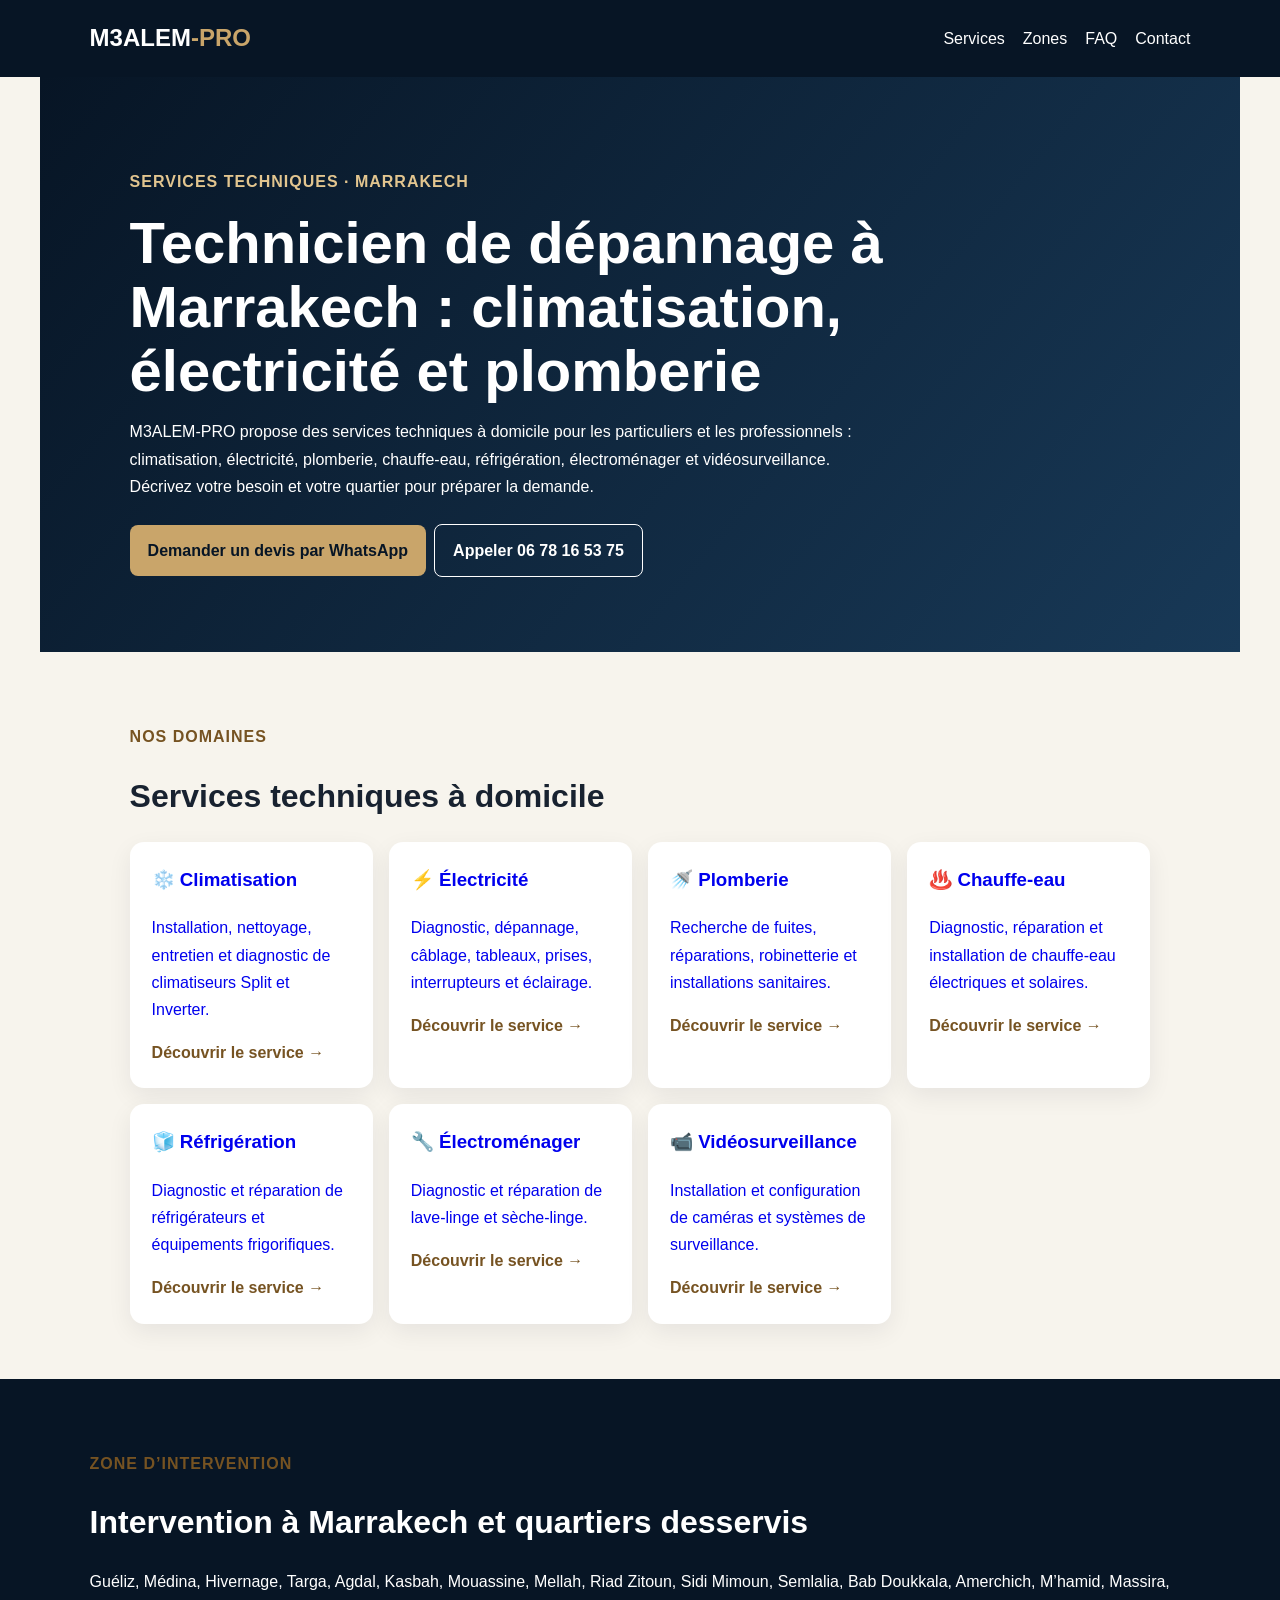
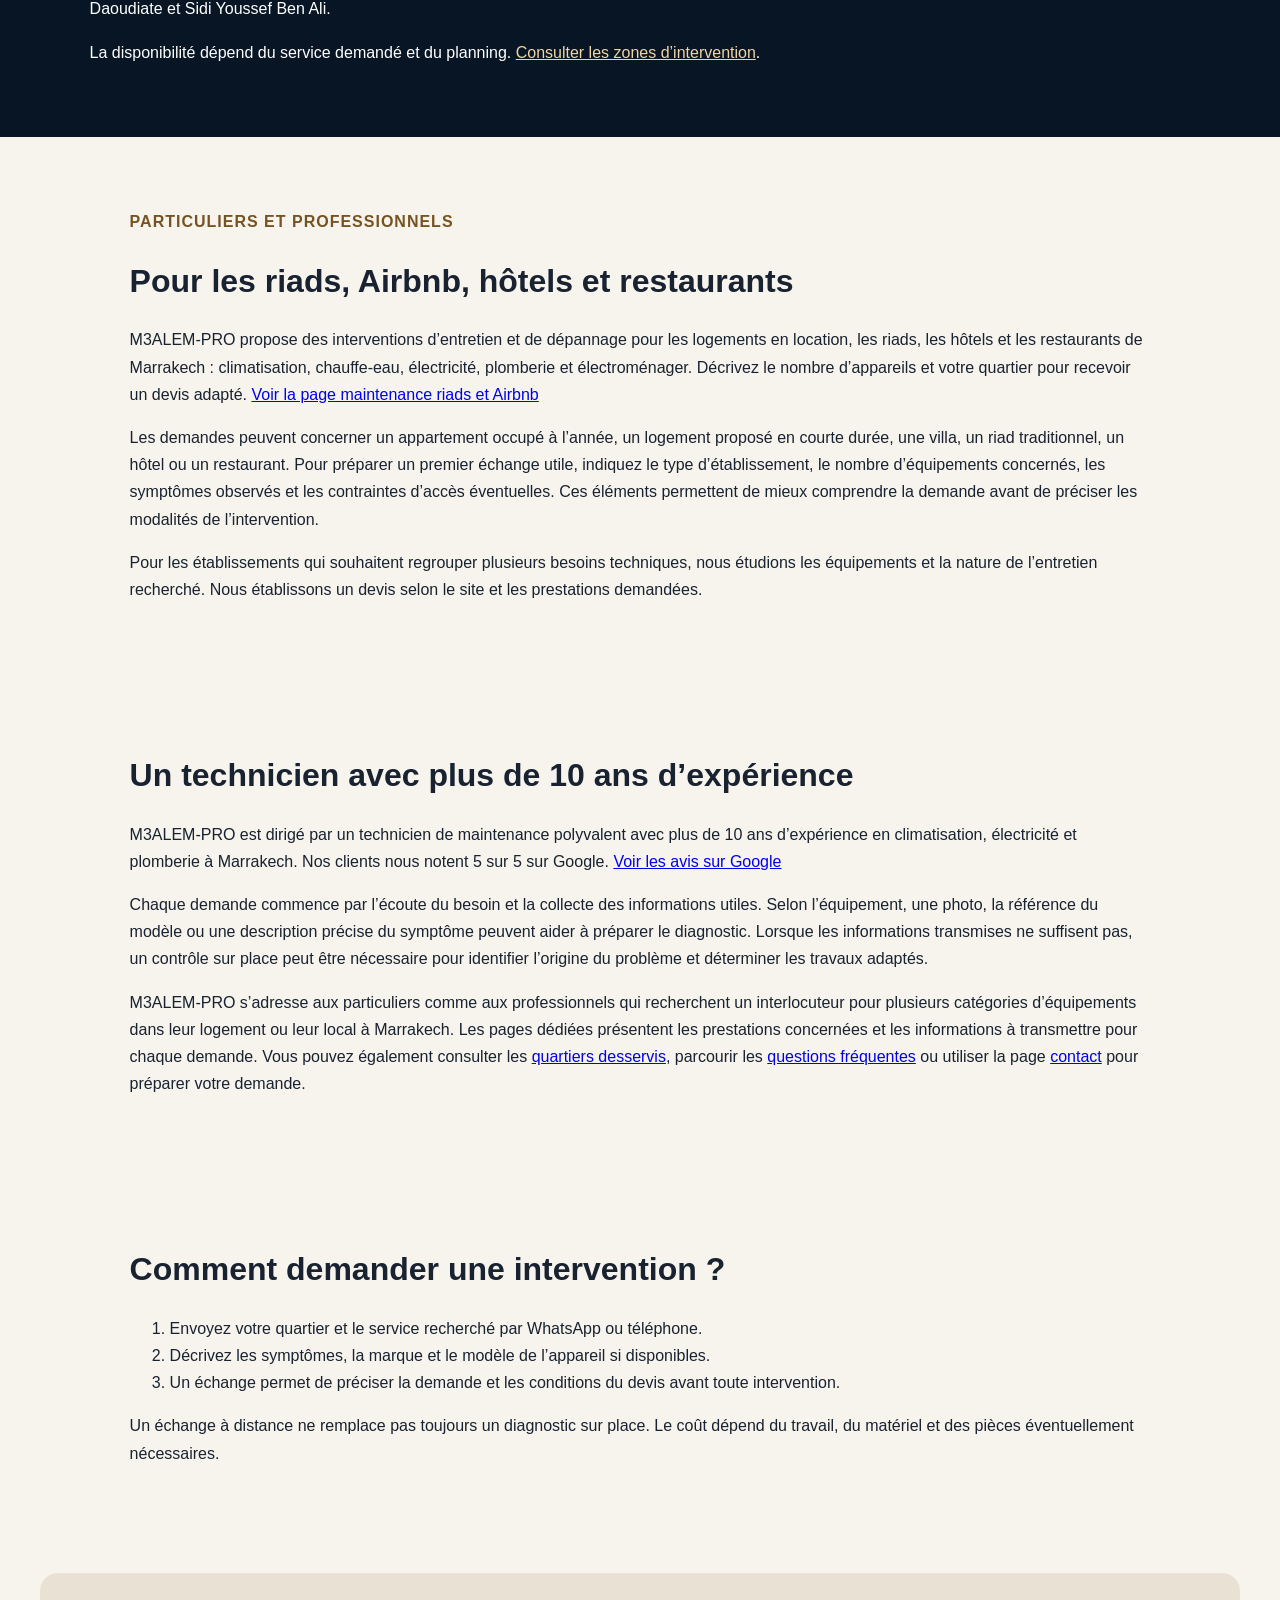
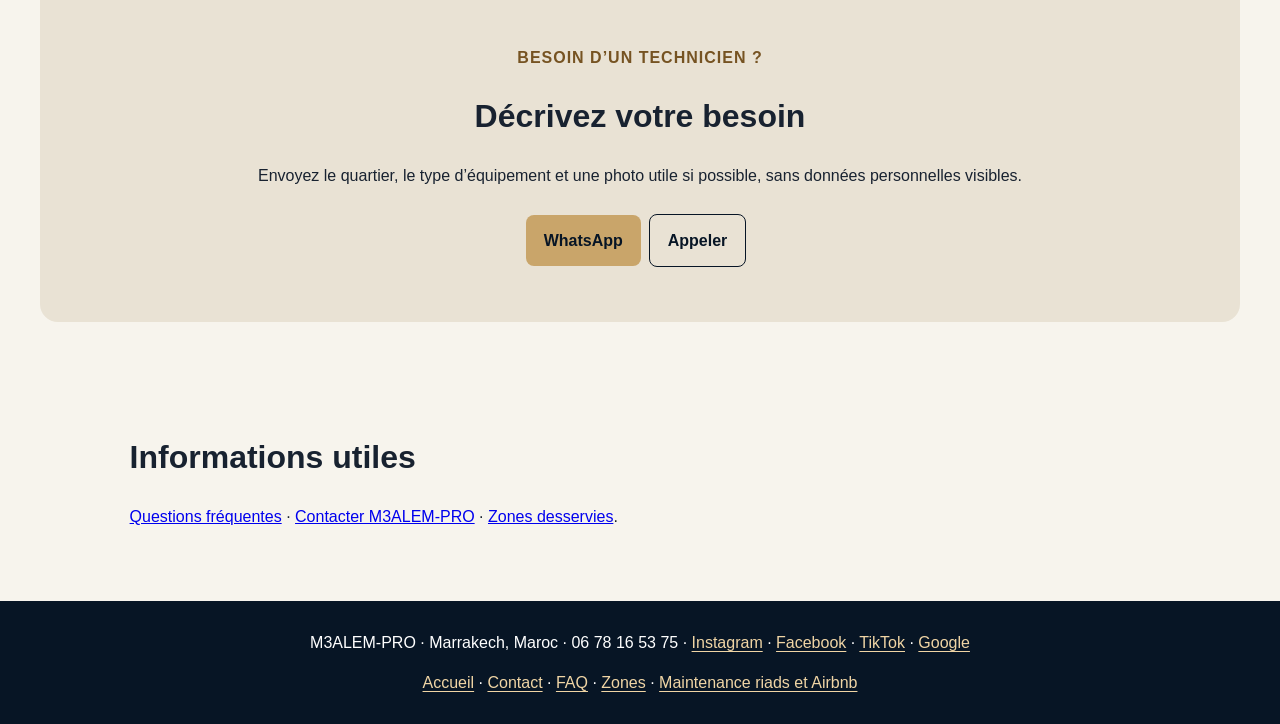
<file: index.html>
<!doctype html>
<html lang="fr">
<head>
<meta charset="utf-8"><meta name="viewport" content="width=device-width,initial-scale=1">
<title>Dépannage Marrakech | Climatisation, électricité – M3ALEM-PRO</title>
<meta name="description" content="M3ALEM-PRO à Marrakech : dépannage et installation en climatisation, électricité, plomberie, chauffe-eau et vidéosurveillance. Contact WhatsApp.">
<meta name="robots" content="index,follow"><meta name="theme-color" content="#071525">
<link rel="canonical" href="https://samani12.github.io/m3alem-pro-site/"><link rel="stylesheet" href="style.css"><link rel="icon" href="favicon.svg" type="image/svg+xml">
<meta property="og:site_name" content="M3ALEM-PRO"><meta property="og:locale" content="fr_MA"><meta property="og:type" content="website"><meta property="og:title" content="Dépannage Marrakech | Climatisation, électricité – M3ALEM-PRO"><meta property="og:description" content="Dépannage et installation à Marrakech : climatisation, électricité, plomberie, chauffe-eau et vidéosurveillance. Contact WhatsApp."><meta property="og:url" content="https://samani12.github.io/m3alem-pro-site/"><meta name="twitter:card" content="summary"><meta name="twitter:title" content="Dépannage Marrakech | Climatisation, électricité – M3ALEM-PRO"><meta name="twitter:description" content="M3ALEM-PRO à Marrakech : dépannage et installation en climatisation, électricité, plomberie, chauffe-eau et vidéosurveillance. Contact WhatsApp.">
<script type="application/ld+json">{"@context":"https://schema.org","@type":"LocalBusiness","@id":"https://samani12.github.io/m3alem-pro-site/#business","name":"M3ALEM-PRO","url":"https://samani12.github.io/m3alem-pro-site/","telephone":"+212678165375","description":"Services techniques à domicile à Marrakech : climatisation, électricité, plomberie, chauffe-eau, réfrigération, électroménager et vidéosurveillance.","areaServed":{"@type":"City","name":"Marrakech"},"sameAs":["https://www.instagram.com/m3alem_pro","https://www.facebook.com/M3alem.pro","https://www.tiktok.com/@samani_abdelkarim","https://maps.google.com/maps?cid=15014610896810888181"],"hasOfferCatalog":{"@type":"OfferCatalog","name":"Services techniques à Marrakech","itemListElement":[{"@type":"OfferCatalog","name":"Climatisation","url":"https://samani12.github.io/m3alem-pro-site/climatisation-marrakech.html"},{"@type":"OfferCatalog","name":"Électricité","url":"https://samani12.github.io/m3alem-pro-site/electricien-marrakech.html"},{"@type":"OfferCatalog","name":"Plomberie","url":"https://samani12.github.io/m3alem-pro-site/plombier-marrakech.html"},{"@type":"OfferCatalog","name":"Chauffe-eau","url":"https://samani12.github.io/m3alem-pro-site/chauffe-eau-marrakech.html"},{"@type":"OfferCatalog","name":"Réfrigération","url":"https://samani12.github.io/m3alem-pro-site/refrigeration-marrakech.html"},{"@type":"OfferCatalog","name":"Électroménager","url":"https://samani12.github.io/m3alem-pro-site/electromenager-marrakech.html"},{"@type":"OfferCatalog","name":"Vidéosurveillance","url":"https://samani12.github.io/m3alem-pro-site/videosurveillance-marrakech.html"}]},"knowsAbout":["Climatisation","Électricité","Plomberie","Chauffe-eau","Réfrigération","Électroménager","Vidéosurveillance"]}</script>
</head>
<body><a class="skip-link" href="#main">Passer au contenu</a>
<header><a class="brand" href="index.html">M3ALEM<span>-PRO</span></a><nav aria-label="Navigation principale"><a href="#services">Services</a><a href="zones-intervention-marrakech.html">Zones</a><a href="faq.html">FAQ</a><a href="contact.html">Contact</a></nav></header>
<main id="main">
<section class="hero"><p class="eyebrow">Services techniques · Marrakech</p><h1>Technicien de dépannage à Marrakech : climatisation, électricité et plomberie</h1><p>M3ALEM-PRO propose des services techniques à domicile pour les particuliers et les professionnels : climatisation, électricité, plomberie, chauffe-eau, réfrigération, électroménager et vidéosurveillance. Décrivez votre besoin et votre quartier pour préparer la demande.</p><a class="btn" aria-label="Contacter M3ALEM-PRO sur WhatsApp" href="https://wa.me/212678165375?text=Bonjour%20M3ALEM-PRO%2C%20je%20souhaite%20une%20intervention%20%C3%A0%20Marrakech.">Demander un devis par WhatsApp</a><a class="btn secondary" aria-label="Appeler M3ALEM-PRO au 06 78 16 53 75" href="tel:+212678165375">Appeler 06 78 16 53 75</a></section>
<section id="services"><p class="eyebrow">Nos domaines</p><h2>Services techniques à domicile</h2><div class="grid">
<a class="card" href="climatisation-marrakech.html"><h3>❄️ Climatisation</h3><p>Installation, nettoyage, entretien et diagnostic de climatiseurs Split et Inverter.</p><span>Découvrir le service →</span></a>
<a class="card" href="electricien-marrakech.html"><h3>⚡ Électricité</h3><p>Diagnostic, dépannage, câblage, tableaux, prises, interrupteurs et éclairage.</p><span>Découvrir le service →</span></a>
<a class="card" href="plombier-marrakech.html"><h3>🚿 Plomberie</h3><p>Recherche de fuites, réparations, robinetterie et installations sanitaires.</p><span>Découvrir le service →</span></a>
<a class="card" href="chauffe-eau-marrakech.html"><h3>♨️ Chauffe-eau</h3><p>Diagnostic, réparation et installation de chauffe-eau électriques et solaires.</p><span>Découvrir le service →</span></a>
<a class="card" href="refrigeration-marrakech.html"><h3>🧊 Réfrigération</h3><p>Diagnostic et réparation de réfrigérateurs et équipements frigorifiques.</p><span>Découvrir le service →</span></a>
<a class="card" href="electromenager-marrakech.html"><h3>🔧 Électroménager</h3><p>Diagnostic et réparation de lave-linge et sèche-linge.</p><span>Découvrir le service →</span></a>
<a class="card" href="videosurveillance-marrakech.html"><h3>📹 Vidéosurveillance</h3><p>Installation et configuration de caméras et systèmes de surveillance.</p><span>Découvrir le service →</span></a>
</div></section>
<section id="zones" class="dark"><p class="eyebrow">Zone d’intervention</p><h2>Intervention à Marrakech et quartiers desservis</h2><p>Guéliz, Médina, Hivernage, Targa, Agdal, Kasbah, Mouassine, Mellah, Riad Zitoun, Sidi Mimoun, Semlalia, Bab Doukkala, Amerchich, M’hamid, Massira, Daoudiate et Sidi Youssef Ben Ali.</p><p>La disponibilité dépend du service demandé et du planning. <a href="zones-intervention-marrakech.html">Consulter les zones d’intervention</a>.</p></section>
<section><p class="eyebrow">Particuliers et professionnels</p><h2>Pour les riads, Airbnb, hôtels et restaurants</h2><p>M3ALEM-PRO propose des interventions d’entretien et de dépannage pour les logements en location, les riads, les hôtels et les restaurants de Marrakech : climatisation, chauffe-eau, électricité, plomberie et électroménager. Décrivez le nombre d’appareils et votre quartier pour recevoir un devis adapté. <a href="entretien-riads-airbnb-marrakech.html">Voir la page maintenance riads et Airbnb</a></p><p>Les demandes peuvent concerner un appartement occupé à l’année, un logement proposé en courte durée, une villa, un riad traditionnel, un hôtel ou un restaurant. Pour préparer un premier échange utile, indiquez le type d’établissement, le nombre d’équipements concernés, les symptômes observés et les contraintes d’accès éventuelles. Ces éléments permettent de mieux comprendre la demande avant de préciser les modalités de l’intervention.</p><p>Pour les établissements qui souhaitent regrouper plusieurs besoins techniques, nous étudions les équipements et la nature de l’entretien recherché. Nous établissons un devis selon le site et les prestations demandées.</p></section>
<section><h2>Un technicien avec plus de 10 ans d’expérience</h2><p>M3ALEM-PRO est dirigé par un technicien de maintenance polyvalent avec plus de 10 ans d’expérience en climatisation, électricité et plomberie à Marrakech. Nos clients nous notent 5 sur 5 sur Google. <a href="https://maps.google.com/maps?cid=15014610896810888181">Voir les avis sur Google</a></p><p>Chaque demande commence par l’écoute du besoin et la collecte des informations utiles. Selon l’équipement, une photo, la référence du modèle ou une description précise du symptôme peuvent aider à préparer le diagnostic. Lorsque les informations transmises ne suffisent pas, un contrôle sur place peut être nécessaire pour identifier l’origine du problème et déterminer les travaux adaptés.</p><p>M3ALEM-PRO s’adresse aux particuliers comme aux professionnels qui recherchent un interlocuteur pour plusieurs catégories d’équipements dans leur logement ou leur local à Marrakech. Les pages dédiées présentent les prestations concernées et les informations à transmettre pour chaque demande. Vous pouvez également consulter les <a href="zones-intervention-marrakech.html">quartiers desservis</a>, parcourir les <a href="faq.html">questions fréquentes</a> ou utiliser la page <a href="contact.html">contact</a> pour préparer votre demande.</p></section>
<section><h2>Comment demander une intervention ?</h2><ol><li>Envoyez votre quartier et le service recherché par WhatsApp ou téléphone.</li><li>Décrivez les symptômes, la marque et le modèle de l’appareil si disponibles.</li><li>Un échange permet de préciser la demande et les conditions du devis avant toute intervention.</li></ol><p>Un échange à distance ne remplace pas toujours un diagnostic sur place. Le coût dépend du travail, du matériel et des pièces éventuellement nécessaires.</p></section>
<section class="contact" id="contact"><p class="eyebrow">Besoin d’un technicien ?</p><h2>Décrivez votre besoin</h2><p>Envoyez le quartier, le type d’équipement et une photo utile si possible, sans données personnelles visibles.</p><a class="btn" href="https://wa.me/212678165375?text=Bonjour%20M3ALEM-PRO%2C%20mon%20quartier%20est%20...%20et%20j'ai%20besoin%20de%20...">WhatsApp</a><a class="btn secondary" href="tel:+212678165375">Appeler</a></section>
<section><h2>Informations utiles</h2><p><a href="faq.html">Questions fréquentes</a> · <a href="contact.html">Contacter M3ALEM-PRO</a> · <a href="zones-intervention-marrakech.html">Zones desservies</a>.</p></section>
</main><footer>M3ALEM-PRO · Marrakech, Maroc · 06 78 16 53 75 · <a href="https://www.instagram.com/m3alem_pro">Instagram</a> · <a href="https://www.facebook.com/M3alem.pro">Facebook</a> · <a href="https://www.tiktok.com/@samani_abdelkarim">TikTok</a> · <a href="https://maps.google.com/maps?cid=15014610896810888181">Google</a><p class="related-links"><a href="index.html">Accueil</a> · <a href="contact.html">Contact</a> · <a href="faq.html">FAQ</a> · <a href="zones-intervention-marrakech.html">Zones</a> · <a href="entretien-riads-airbnb-marrakech.html">Maintenance riads et Airbnb</a></p></footer>
<div class="mobile-contact" aria-label="Contact rapide"><a class="mobile-wa" href="https://wa.me/212678165375">WhatsApp</a><a class="mobile-call" href="tel:+212678165375">Appeler</a></div></body></html>
</file>
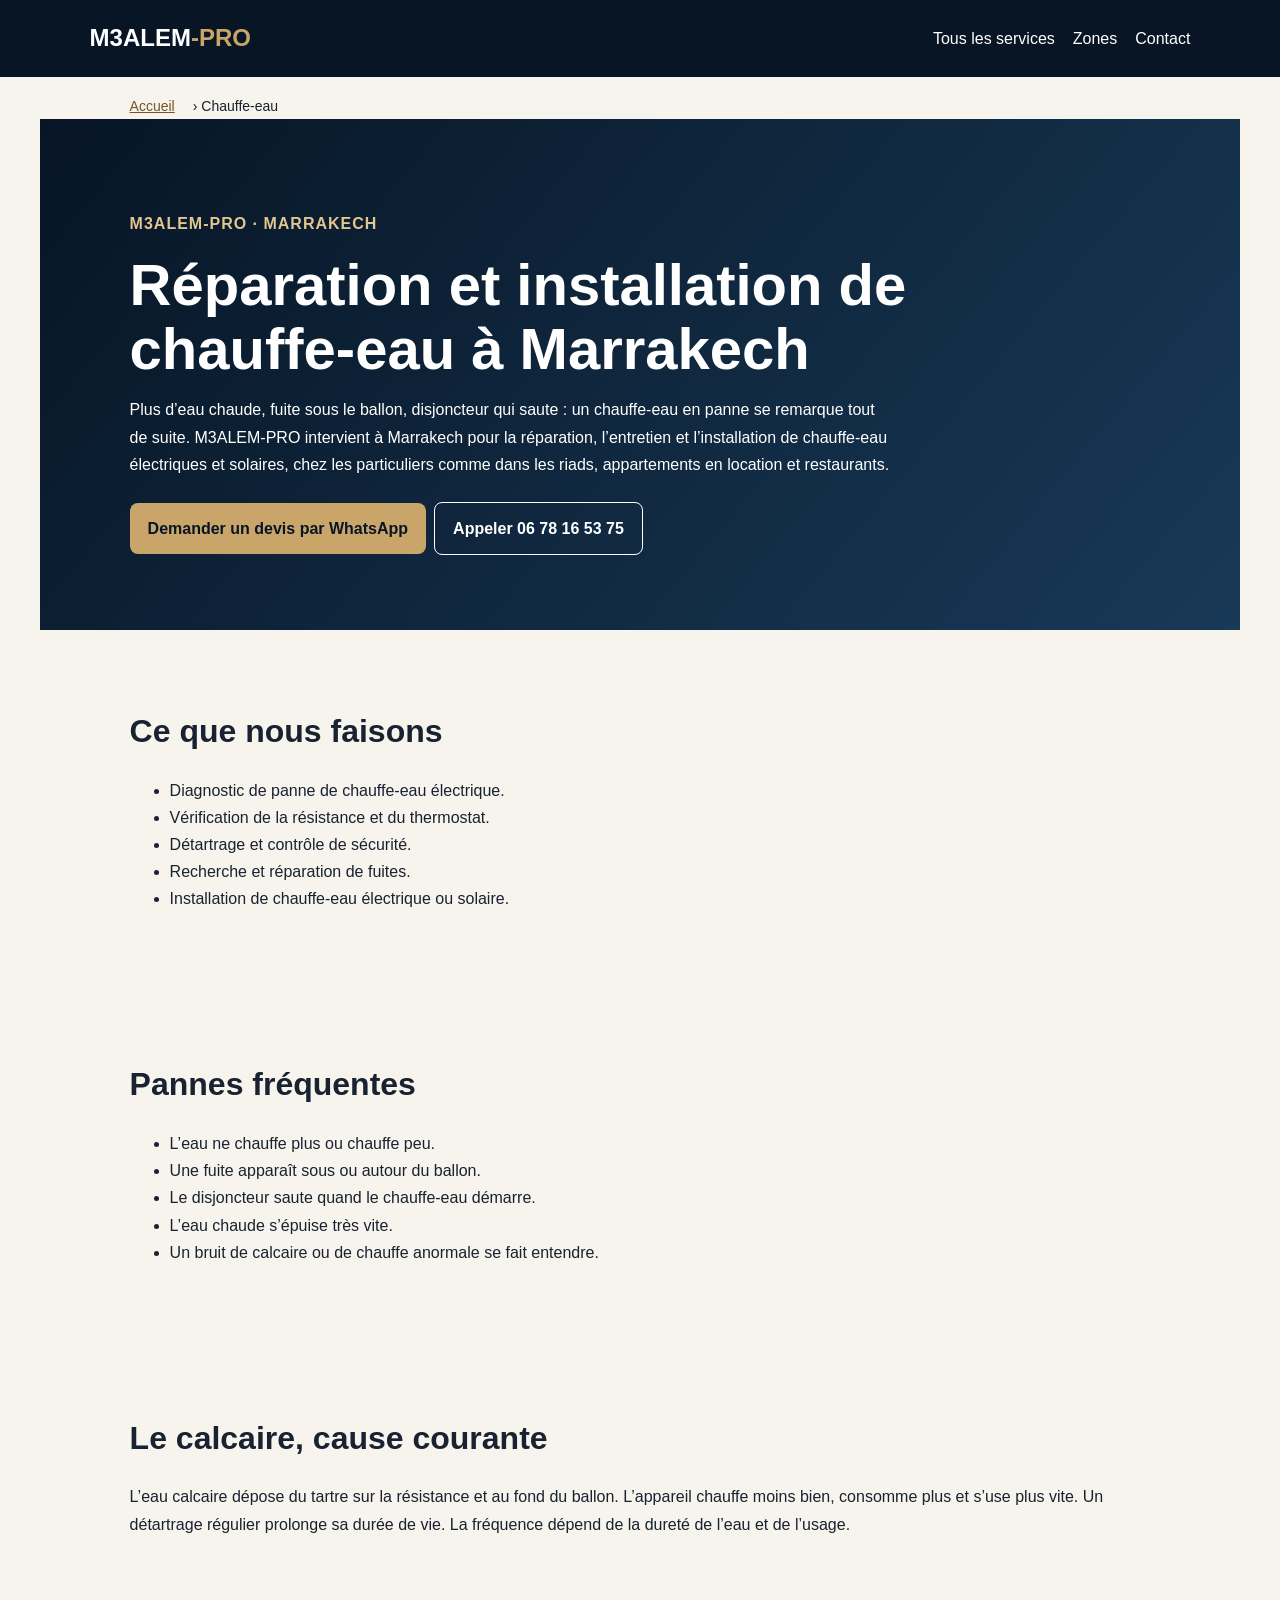
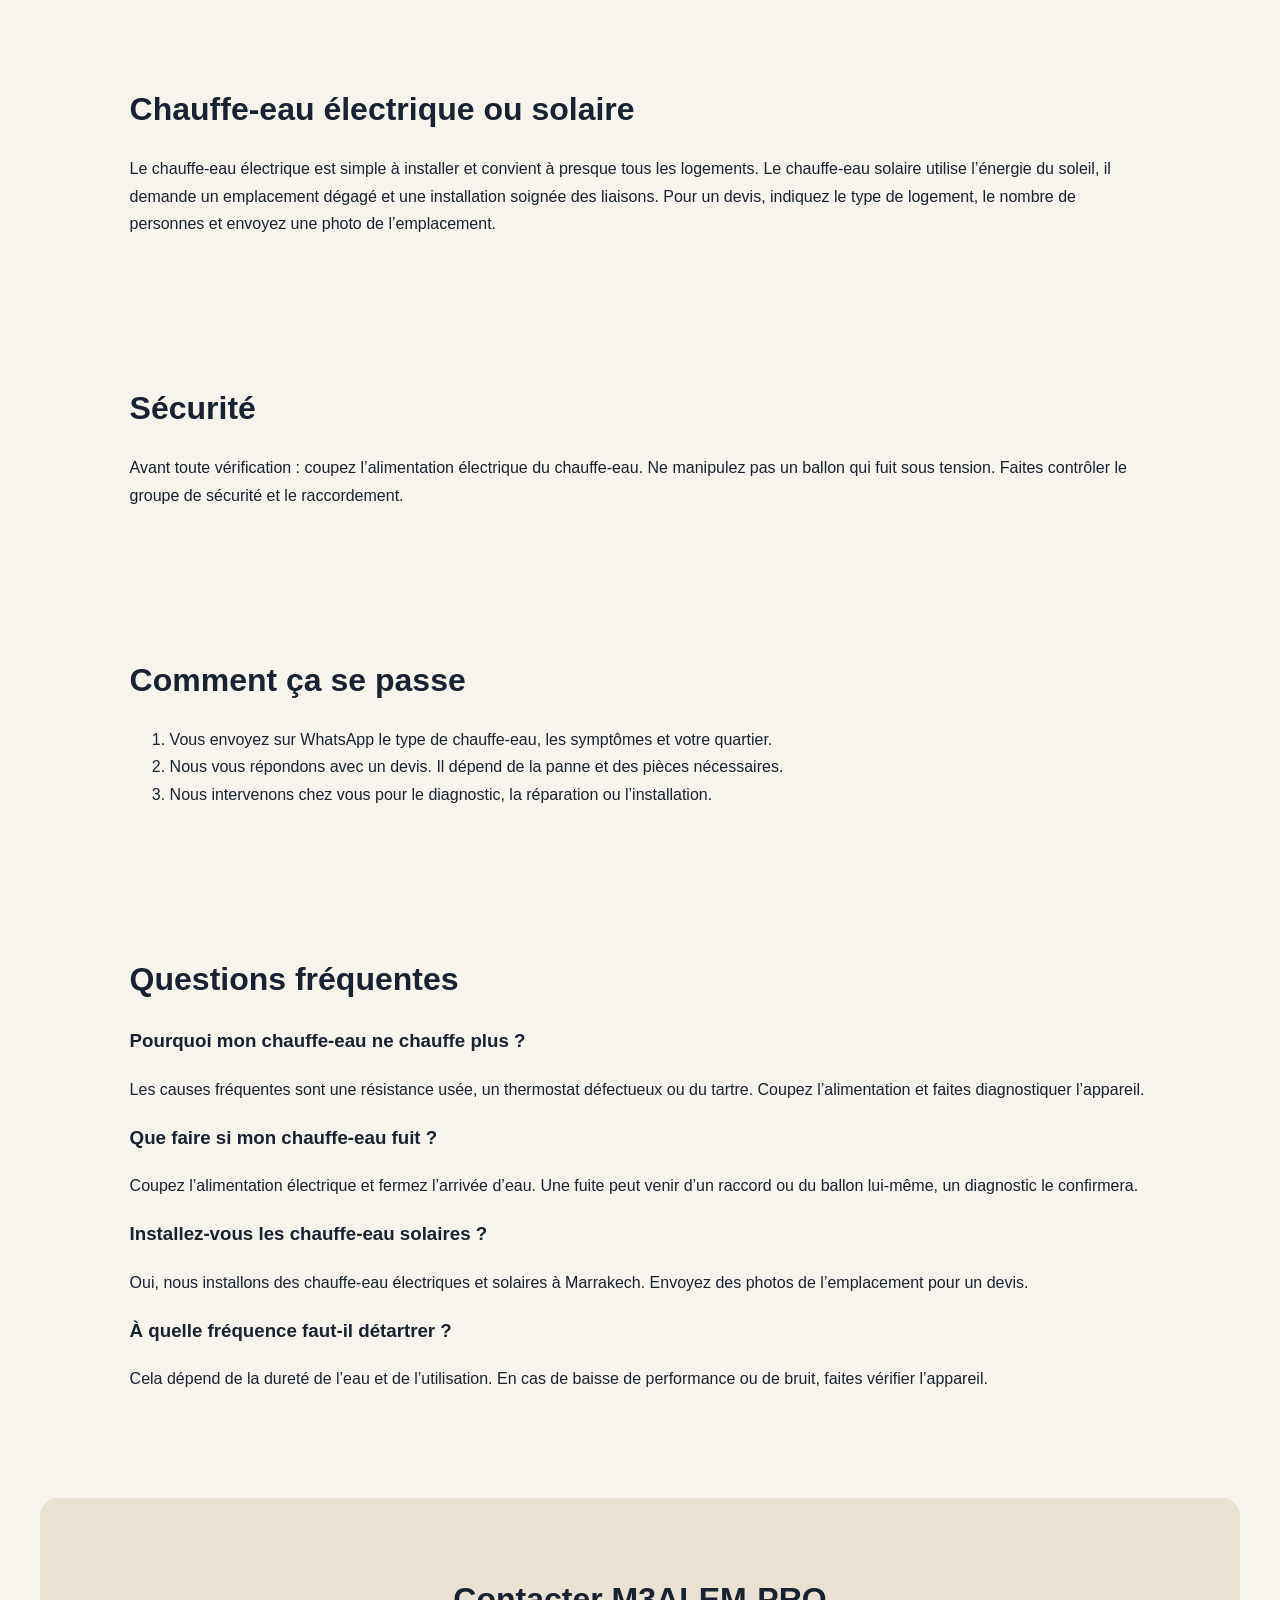
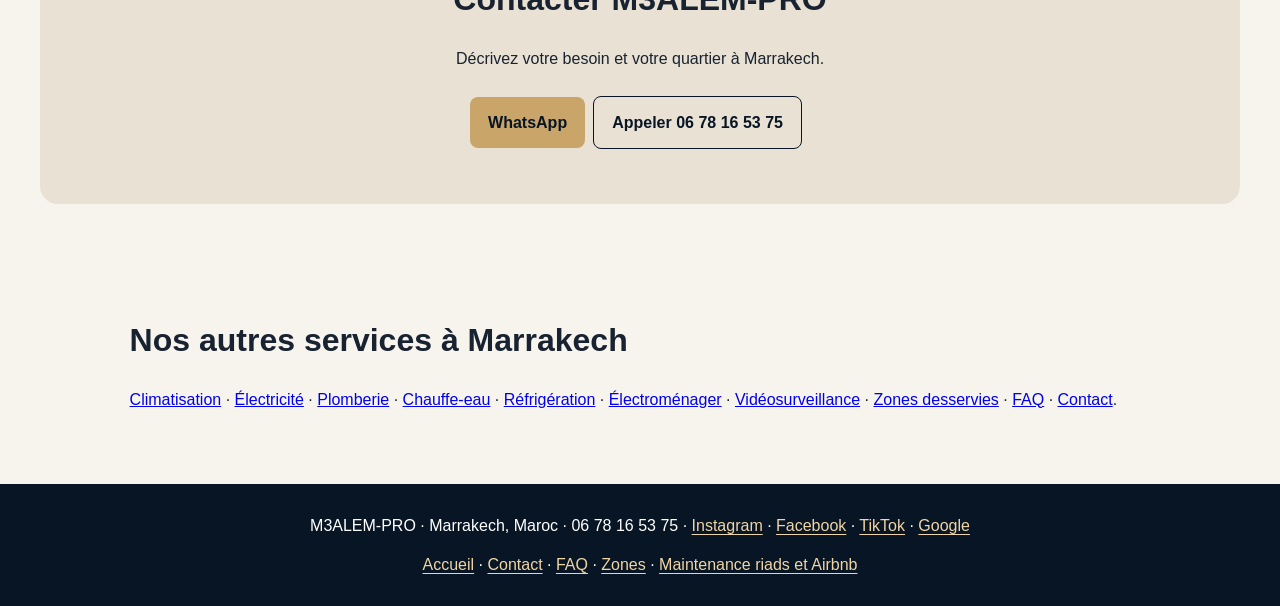
<file: chauffe-eau-marrakech.html>
<!doctype html>
<html lang="fr">
<head>
<meta charset="utf-8"><meta name="viewport" content="width=device-width,initial-scale=1">
<title>Réparation et installation chauffe-eau à Marrakech | M3ALEM-PRO</title>
<meta name="description" content="Réparation, détartrage et installation de chauffe-eau électriques et solaires à Marrakech. Diagnostic à domicile, devis par WhatsApp.">
<meta name="robots" content="index,follow"><meta name="theme-color" content="#071525">
<link rel="canonical" href="https://samani12.github.io/m3alem-pro-site/chauffe-eau-marrakech.html"><link rel="stylesheet" href="style.css"><link rel="icon" href="favicon.svg" type="image/svg+xml">
<meta property="og:site_name" content="M3ALEM-PRO"><meta property="og:locale" content="fr_MA"><meta property="og:type" content="website"><meta property="og:title" content="Réparation et installation chauffe-eau à Marrakech | M3ALEM-PRO"><meta property="og:description" content="Réparation, détartrage et installation de chauffe-eau électriques et solaires à Marrakech. Diagnostic à domicile, devis par WhatsApp."><meta property="og:url" content="https://samani12.github.io/m3alem-pro-site/chauffe-eau-marrakech.html"><meta name="twitter:card" content="summary"><meta name="twitter:title" content="Réparation et installation chauffe-eau à Marrakech | M3ALEM-PRO"><meta name="twitter:description" content="Réparation, détartrage et installation de chauffe-eau électriques et solaires à Marrakech. Diagnostic à domicile, devis par WhatsApp.">
<script type="application/ld+json">{"@context":"https://schema.org","@type":"Service","name":"Chauffe-eau à Marrakech","serviceType":"Chauffe-eau à Marrakech","provider":{"@id":"https://samani12.github.io/m3alem-pro-site/#business"},"areaServed":{"@type":"City","name":"Marrakech"},"url":"https://samani12.github.io/m3alem-pro-site/chauffe-eau-marrakech.html"}</script>
<script type="application/ld+json">{"@context":"https://schema.org","@type":"BreadcrumbList","itemListElement":[{"@type":"ListItem","position":1,"name":"Accueil","item":"https://samani12.github.io/m3alem-pro-site/"},{"@type":"ListItem","position":2,"name":"Chauffe-eau","item":"https://samani12.github.io/m3alem-pro-site/chauffe-eau-marrakech.html"}]}</script>
<script type="application/ld+json">{"@context":"https://schema.org","@type":"FAQPage","mainEntity":[{"@type":"Question","name":"Pourquoi mon chauffe-eau ne chauffe plus ?","acceptedAnswer":{"@type":"Answer","text":"Les causes fréquentes sont une résistance usée, un thermostat défectueux ou du tartre. Coupez l’alimentation et faites diagnostiquer l’appareil."}},{"@type":"Question","name":"Que faire si mon chauffe-eau fuit ?","acceptedAnswer":{"@type":"Answer","text":"Coupez l’alimentation électrique et fermez l’arrivée d’eau. Une fuite peut venir d’un raccord ou du ballon lui-même, un diagnostic le confirmera."}},{"@type":"Question","name":"Installez-vous les chauffe-eau solaires ?","acceptedAnswer":{"@type":"Answer","text":"Oui, nous installons des chauffe-eau électriques et solaires à Marrakech. Envoyez des photos de l’emplacement pour un devis."}},{"@type":"Question","name":"À quelle fréquence faut-il détartrer ?","acceptedAnswer":{"@type":"Answer","text":"Cela dépend de la dureté de l’eau et de l’utilisation. En cas de baisse de performance ou de bruit, faites vérifier l’appareil."}}]}</script>
<script type="application/ld+json">{"@context":"https://schema.org","@type":"LocalBusiness","@id":"https://samani12.github.io/m3alem-pro-site/#business","name":"M3ALEM-PRO","url":"https://samani12.github.io/m3alem-pro-site/","telephone":"+212678165375","address":{"@type":"PostalAddress","addressLocality":"Marrakech","addressCountry":"MA"},"areaServed":{"@type":"City","name":"Marrakech"},"sameAs":["https://www.instagram.com/m3alem_pro","https://www.facebook.com/M3alem.pro","https://www.tiktok.com/@samani_abdelkarim","https://maps.google.com/maps?cid=15014610896810888181"]}</script></head>
<body>
<a class="skip-link" href="#main">Passer au contenu</a>
<header><a class="brand" href="index.html">M3ALEM<span>-PRO</span></a><nav aria-label="Navigation principale"><a href="index.html#services">Tous les services</a><a href="index.html#zones">Zones</a><a href="index.html#contact">Contact</a></nav></header>
<nav class="breadcrumbs" aria-label="Fil d’Ariane"><a href="index.html">Accueil</a> › Chauffe-eau</nav>
<main id="main">
<section class="hero"><p class="eyebrow">M3ALEM-PRO · Marrakech</p><h1>Réparation et installation de chauffe-eau à Marrakech</h1><p>Plus d’eau chaude, fuite sous le ballon, disjoncteur qui saute : un chauffe-eau en panne se remarque tout de suite. M3ALEM-PRO intervient à Marrakech pour la réparation, l’entretien et l’installation de chauffe-eau électriques et solaires, chez les particuliers comme dans les riads, appartements en location et restaurants.</p><a class="btn" aria-label="Contacter M3ALEM-PRO sur WhatsApp" href="https://wa.me/212678165375">Demander un devis par WhatsApp</a><a class="btn secondary" aria-label="Appeler M3ALEM-PRO au 06 78 16 53 75" href="tel:+212678165375">Appeler 06 78 16 53 75</a></section>
<section><h2>Ce que nous faisons</h2><ul><li>Diagnostic de panne de chauffe-eau électrique.</li><li>Vérification de la résistance et du thermostat.</li><li>Détartrage et contrôle de sécurité.</li><li>Recherche et réparation de fuites.</li><li>Installation de chauffe-eau électrique ou solaire.</li></ul></section>
<section><h2>Pannes fréquentes</h2><ul><li>L’eau ne chauffe plus ou chauffe peu.</li><li>Une fuite apparaît sous ou autour du ballon.</li><li>Le disjoncteur saute quand le chauffe-eau démarre.</li><li>L’eau chaude s’épuise très vite.</li><li>Un bruit de calcaire ou de chauffe anormale se fait entendre.</li></ul></section>
<section><h2>Le calcaire, cause courante</h2><p>L’eau calcaire dépose du tartre sur la résistance et au fond du ballon. L’appareil chauffe moins bien, consomme plus et s’use plus vite. Un détartrage régulier prolonge sa durée de vie. La fréquence dépend de la dureté de l’eau et de l’usage.</p></section>
<section><h2>Chauffe-eau électrique ou solaire</h2><p>Le chauffe-eau électrique est simple à installer et convient à presque tous les logements. Le chauffe-eau solaire utilise l’énergie du soleil, il demande un emplacement dégagé et une installation soignée des liaisons. Pour un devis, indiquez le type de logement, le nombre de personnes et envoyez une photo de l’emplacement.</p></section>
<section><h2>Sécurité</h2><p>Avant toute vérification : coupez l’alimentation électrique du chauffe-eau. Ne manipulez pas un ballon qui fuit sous tension. Faites contrôler le groupe de sécurité et le raccordement.</p></section>
<section><h2>Comment ça se passe</h2><ol><li>Vous envoyez sur WhatsApp le type de chauffe-eau, les symptômes et votre quartier.</li><li>Nous vous répondons avec un devis. Il dépend de la panne et des pièces nécessaires.</li><li>Nous intervenons chez vous pour le diagnostic, la réparation ou l’installation.</li></ol></section>
<section class="faq"><h2>Questions fréquentes</h2><h3>Pourquoi mon chauffe-eau ne chauffe plus ?</h3><p>Les causes fréquentes sont une résistance usée, un thermostat défectueux ou du tartre. Coupez l’alimentation et faites diagnostiquer l’appareil.</p><h3>Que faire si mon chauffe-eau fuit ?</h3><p>Coupez l’alimentation électrique et fermez l’arrivée d’eau. Une fuite peut venir d’un raccord ou du ballon lui-même, un diagnostic le confirmera.</p><h3>Installez-vous les chauffe-eau solaires ?</h3><p>Oui, nous installons des chauffe-eau électriques et solaires à Marrakech. Envoyez des photos de l’emplacement pour un devis.</p><h3>À quelle fréquence faut-il détartrer ?</h3><p>Cela dépend de la dureté de l’eau et de l’utilisation. En cas de baisse de performance ou de bruit, faites vérifier l’appareil.</p></section>
<section class="contact"><h2>Contacter M3ALEM-PRO</h2><p>Décrivez votre besoin et votre quartier à Marrakech.</p><a class="btn" aria-label="Contacter M3ALEM-PRO sur WhatsApp" href="https://wa.me/212678165375">WhatsApp</a><a class="btn secondary" aria-label="Appeler M3ALEM-PRO au 06 78 16 53 75" href="tel:+212678165375">Appeler 06 78 16 53 75</a></section>
<section><h2>Nos autres services à Marrakech</h2><p><a href="climatisation-marrakech.html">Climatisation</a> · <a href="electricien-marrakech.html">Électricité</a> · <a href="plombier-marrakech.html">Plomberie</a> · <a href="chauffe-eau-marrakech.html">Chauffe-eau</a> · <a href="refrigeration-marrakech.html">Réfrigération</a> · <a href="electromenager-marrakech.html">Électroménager</a> · <a href="videosurveillance-marrakech.html">Vidéosurveillance</a> · <a href="zones-intervention-marrakech.html">Zones desservies</a> · <a href="faq.html">FAQ</a> · <a href="contact.html">Contact</a>.</p></section>
</main>
<footer>M3ALEM-PRO · Marrakech, Maroc · 06 78 16 53 75 · <a href="https://www.instagram.com/m3alem_pro">Instagram</a> · <a href="https://www.facebook.com/M3alem.pro">Facebook</a> · <a href="https://www.tiktok.com/@samani_abdelkarim">TikTok</a> · <a href="https://maps.google.com/maps?cid=15014610896810888181">Google</a><p class="related-links"><a href="index.html">Accueil</a> · <a href="contact.html">Contact</a> · <a href="faq.html">FAQ</a> · <a href="zones-intervention-marrakech.html">Zones</a> · <a href="entretien-riads-airbnb-marrakech.html">Maintenance riads et Airbnb</a></p></footer>
<div class="mobile-contact" aria-label="Contact rapide"><a class="mobile-wa" href="https://wa.me/212678165375">WhatsApp</a><a class="mobile-call" href="tel:+212678165375">Appeler</a></div>
</body></html>
</file>
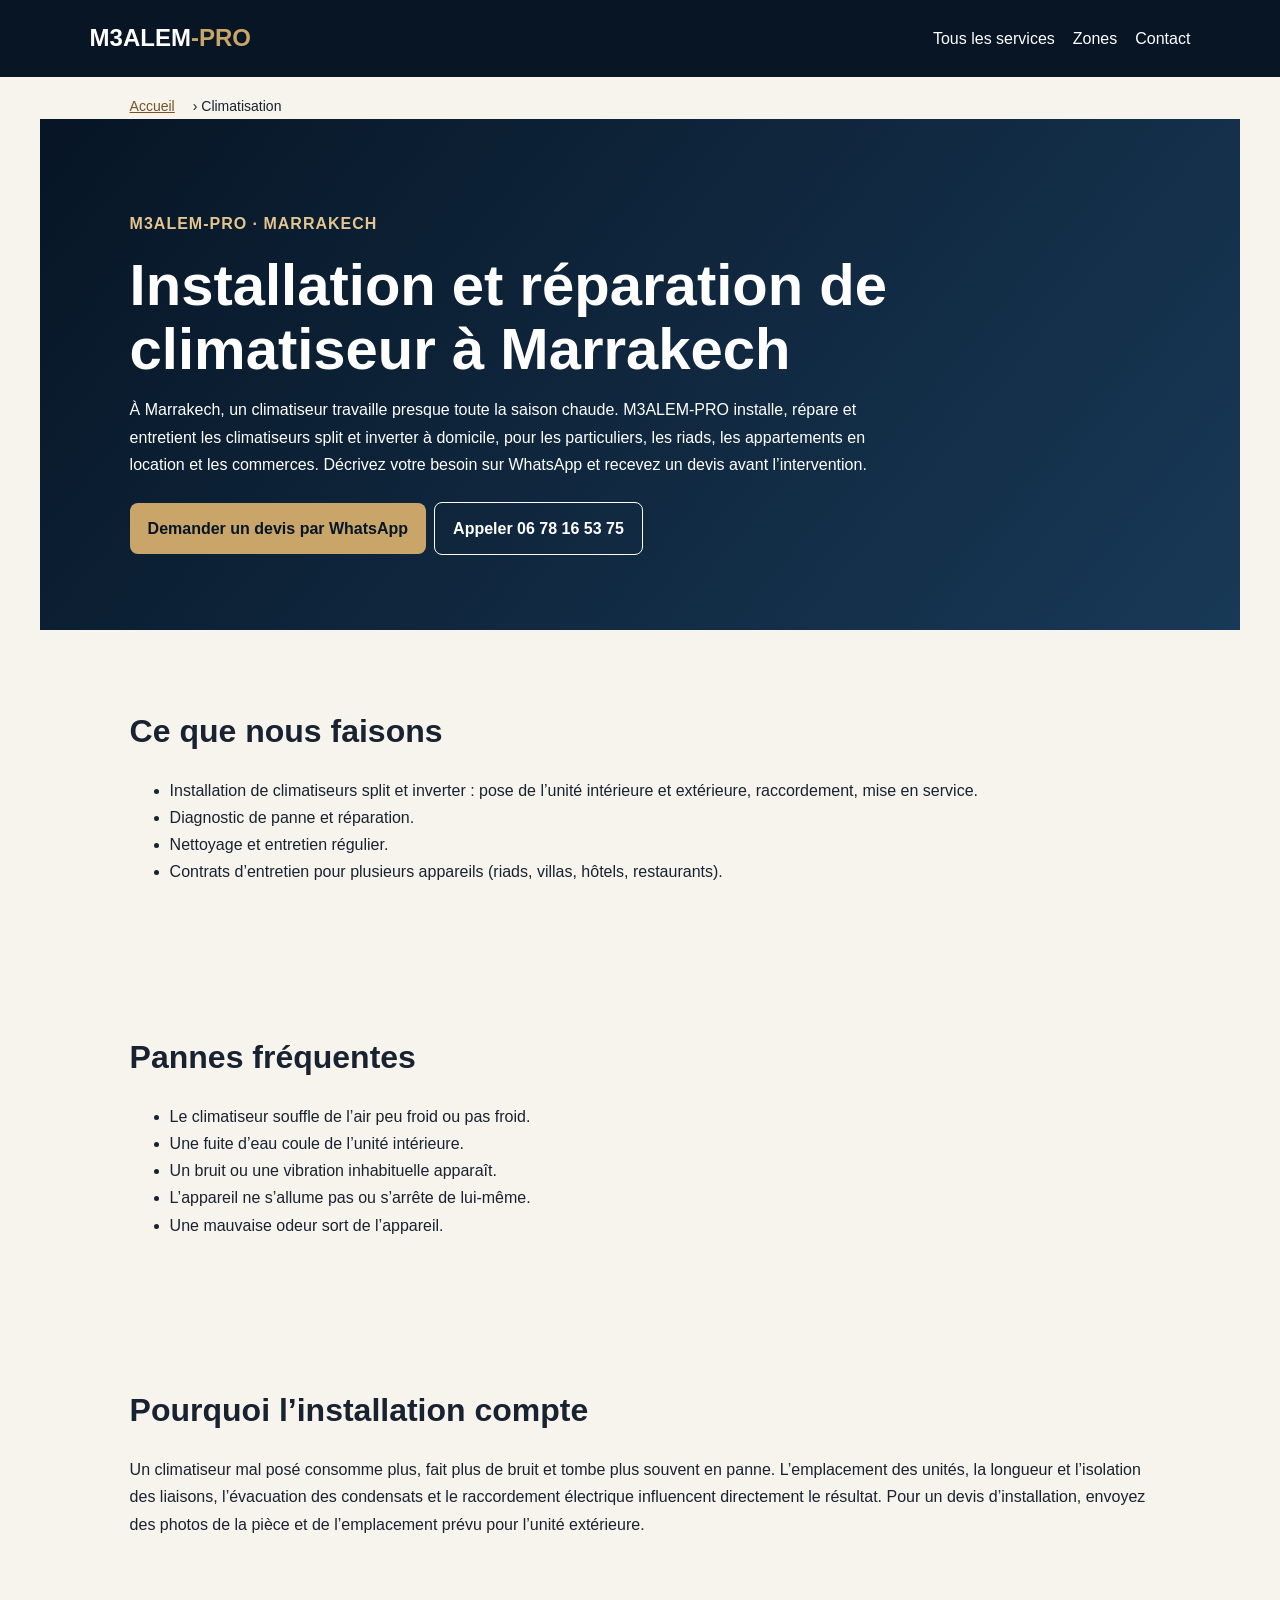
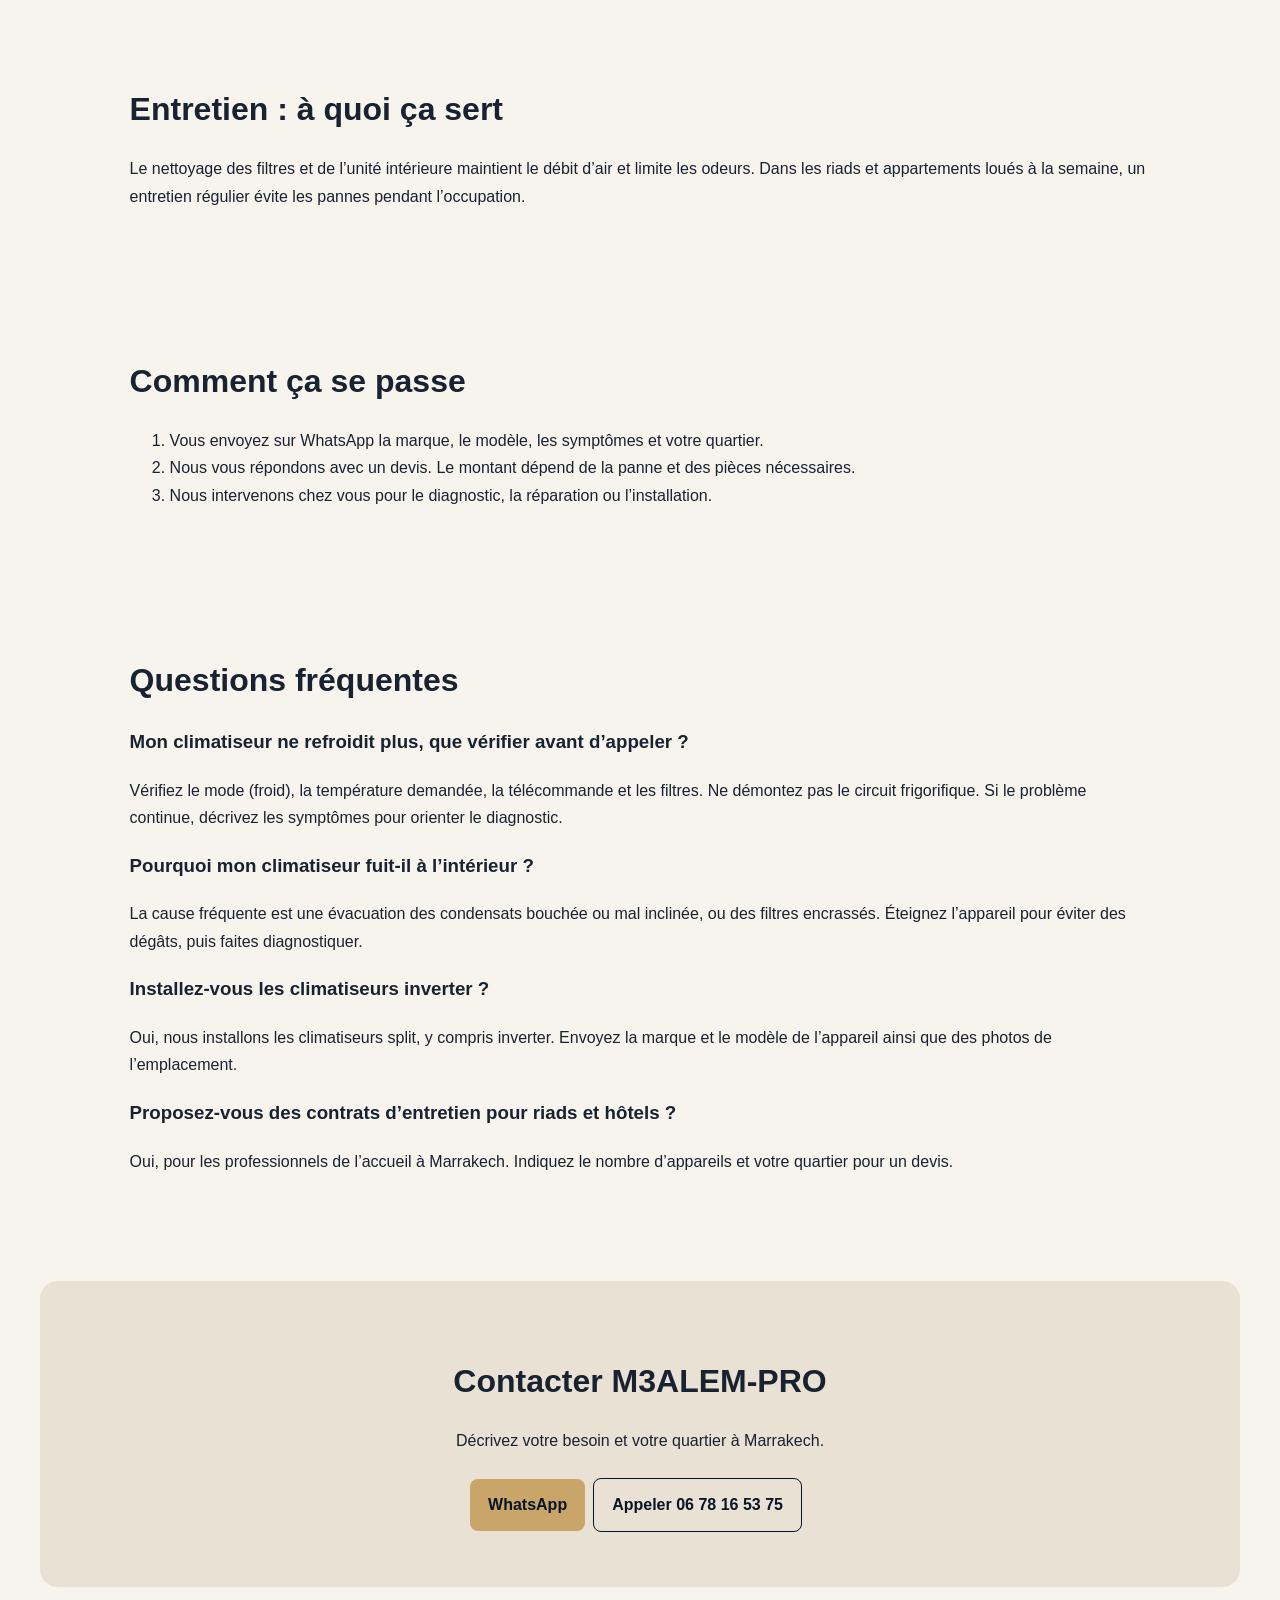
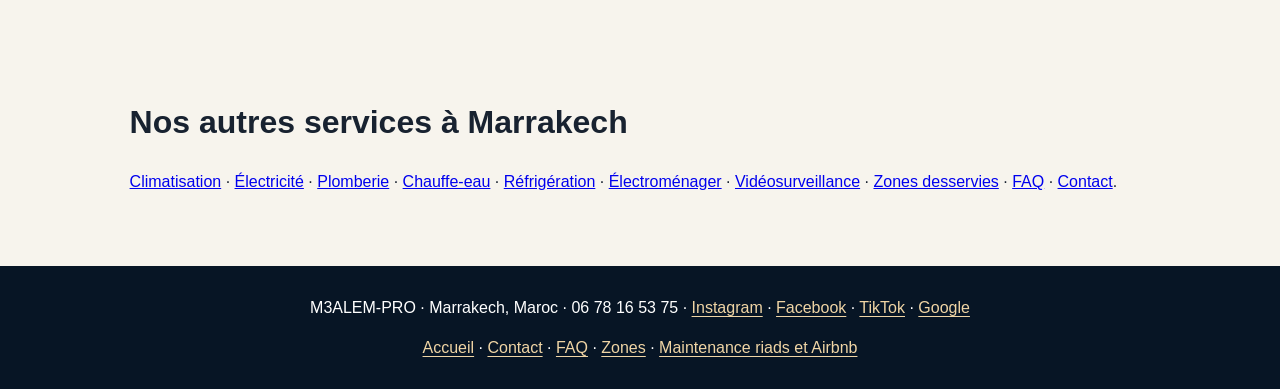
<file: climatisation-marrakech.html>
<!doctype html>
<html lang="fr">
<head>
<meta charset="utf-8"><meta name="viewport" content="width=device-width,initial-scale=1">
<title>Installation et réparation de climatiseur à Marrakech | M3ALEM-PRO</title>
<meta name="description" content="Installation, réparation et entretien de climatiseurs split et inverter à Marrakech. Diagnostic de panne à domicile, devis par WhatsApp.">
<meta name="robots" content="index,follow"><meta name="theme-color" content="#071525">
<link rel="canonical" href="https://samani12.github.io/m3alem-pro-site/climatisation-marrakech.html"><link rel="stylesheet" href="style.css"><link rel="icon" href="favicon.svg" type="image/svg+xml">
<meta property="og:site_name" content="M3ALEM-PRO"><meta property="og:locale" content="fr_MA"><meta property="og:type" content="website"><meta property="og:title" content="Installation et réparation de climatiseur à Marrakech | M3ALEM-PRO"><meta property="og:description" content="Installation, réparation et entretien de climatiseurs split et inverter à Marrakech. Diagnostic de panne à domicile, devis par WhatsApp."><meta property="og:url" content="https://samani12.github.io/m3alem-pro-site/climatisation-marrakech.html"><meta name="twitter:card" content="summary"><meta name="twitter:title" content="Installation et réparation de climatiseur à Marrakech | M3ALEM-PRO"><meta name="twitter:description" content="Installation, réparation et entretien de climatiseurs split et inverter à Marrakech. Diagnostic de panne à domicile, devis par WhatsApp.">
<script type="application/ld+json">{"@context":"https://schema.org","@type":"Service","name":"Climatisation à Marrakech","serviceType":"Climatisation à Marrakech","provider":{"@id":"https://samani12.github.io/m3alem-pro-site/#business"},"areaServed":{"@type":"City","name":"Marrakech"},"url":"https://samani12.github.io/m3alem-pro-site/climatisation-marrakech.html"}</script>
<script type="application/ld+json">{"@context":"https://schema.org","@type":"BreadcrumbList","itemListElement":[{"@type":"ListItem","position":1,"name":"Accueil","item":"https://samani12.github.io/m3alem-pro-site/"},{"@type":"ListItem","position":2,"name":"Climatisation","item":"https://samani12.github.io/m3alem-pro-site/climatisation-marrakech.html"}]}</script>
<script type="application/ld+json">{"@context":"https://schema.org","@type":"FAQPage","mainEntity":[{"@type":"Question","name":"Mon climatiseur ne refroidit plus, que vérifier avant d’appeler ?","acceptedAnswer":{"@type":"Answer","text":"Vérifiez le mode (froid), la température demandée, la télécommande et les filtres. Ne démontez pas le circuit frigorifique. Si le problème continue, décrivez les symptômes pour orienter le diagnostic."}},{"@type":"Question","name":"Pourquoi mon climatiseur fuit-il à l’intérieur ?","acceptedAnswer":{"@type":"Answer","text":"La cause fréquente est une évacuation des condensats bouchée ou mal inclinée, ou des filtres encrassés. Éteignez l’appareil pour éviter des dégâts, puis faites diagnostiquer."}},{"@type":"Question","name":"Installez-vous les climatiseurs inverter ?","acceptedAnswer":{"@type":"Answer","text":"Oui, nous installons les climatiseurs split, y compris inverter. Envoyez la marque et le modèle de l’appareil ainsi que des photos de l’emplacement."}},{"@type":"Question","name":"Proposez-vous des contrats d’entretien pour riads et hôtels ?","acceptedAnswer":{"@type":"Answer","text":"Oui, pour les professionnels de l’accueil à Marrakech. Indiquez le nombre d’appareils et votre quartier pour un devis."}}]}</script>
<script type="application/ld+json">{"@context":"https://schema.org","@type":"LocalBusiness","@id":"https://samani12.github.io/m3alem-pro-site/#business","name":"M3ALEM-PRO","url":"https://samani12.github.io/m3alem-pro-site/","telephone":"+212678165375","address":{"@type":"PostalAddress","addressLocality":"Marrakech","addressCountry":"MA"},"areaServed":{"@type":"City","name":"Marrakech"},"sameAs":["https://www.instagram.com/m3alem_pro","https://www.facebook.com/M3alem.pro","https://www.tiktok.com/@samani_abdelkarim","https://maps.google.com/maps?cid=15014610896810888181"]}</script></head>
<body>
<a class="skip-link" href="#main">Passer au contenu</a>
<header><a class="brand" href="index.html">M3ALEM<span>-PRO</span></a><nav aria-label="Navigation principale"><a href="index.html#services">Tous les services</a><a href="index.html#zones">Zones</a><a href="index.html#contact">Contact</a></nav></header>
<nav class="breadcrumbs" aria-label="Fil d’Ariane"><a href="index.html">Accueil</a> › Climatisation</nav>
<main id="main">
<section class="hero"><p class="eyebrow">M3ALEM-PRO · Marrakech</p><h1>Installation et réparation de climatiseur à Marrakech</h1><p>À Marrakech, un climatiseur travaille presque toute la saison chaude. M3ALEM-PRO installe, répare et entretient les climatiseurs split et inverter à domicile, pour les particuliers, les riads, les appartements en location et les commerces. Décrivez votre besoin sur WhatsApp et recevez un devis avant l’intervention.</p><a class="btn" aria-label="Contacter M3ALEM-PRO sur WhatsApp" href="https://wa.me/212678165375">Demander un devis par WhatsApp</a><a class="btn secondary" aria-label="Appeler M3ALEM-PRO au 06 78 16 53 75" href="tel:+212678165375">Appeler 06 78 16 53 75</a></section>
<section><h2>Ce que nous faisons</h2><ul><li>Installation de climatiseurs split et inverter : pose de l’unité intérieure et extérieure, raccordement, mise en service.</li><li>Diagnostic de panne et réparation.</li><li>Nettoyage et entretien régulier.</li><li>Contrats d’entretien pour plusieurs appareils (riads, villas, hôtels, restaurants).</li></ul></section>
<section><h2>Pannes fréquentes</h2><ul><li>Le climatiseur souffle de l’air peu froid ou pas froid.</li><li>Une fuite d’eau coule de l’unité intérieure.</li><li>Un bruit ou une vibration inhabituelle apparaît.</li><li>L’appareil ne s’allume pas ou s’arrête de lui-même.</li><li>Une mauvaise odeur sort de l’appareil.</li></ul></section>
<section><h2>Pourquoi l’installation compte</h2><p>Un climatiseur mal posé consomme plus, fait plus de bruit et tombe plus souvent en panne. L’emplacement des unités, la longueur et l’isolation des liaisons, l’évacuation des condensats et le raccordement électrique influencent directement le résultat. Pour un devis d’installation, envoyez des photos de la pièce et de l’emplacement prévu pour l’unité extérieure.</p></section>
<section><h2>Entretien : à quoi ça sert</h2><p>Le nettoyage des filtres et de l’unité intérieure maintient le débit d’air et limite les odeurs. Dans les riads et appartements loués à la semaine, un entretien régulier évite les pannes pendant l’occupation.</p></section>
<section><h2>Comment ça se passe</h2><ol><li>Vous envoyez sur WhatsApp la marque, le modèle, les symptômes et votre quartier.</li><li>Nous vous répondons avec un devis. Le montant dépend de la panne et des pièces nécessaires.</li><li>Nous intervenons chez vous pour le diagnostic, la réparation ou l’installation.</li></ol></section>
<section class="faq"><h2>Questions fréquentes</h2><h3>Mon climatiseur ne refroidit plus, que vérifier avant d’appeler ?</h3><p>Vérifiez le mode (froid), la température demandée, la télécommande et les filtres. Ne démontez pas le circuit frigorifique. Si le problème continue, décrivez les symptômes pour orienter le diagnostic.</p><h3>Pourquoi mon climatiseur fuit-il à l’intérieur ?</h3><p>La cause fréquente est une évacuation des condensats bouchée ou mal inclinée, ou des filtres encrassés. Éteignez l’appareil pour éviter des dégâts, puis faites diagnostiquer.</p><h3>Installez-vous les climatiseurs inverter ?</h3><p>Oui, nous installons les climatiseurs split, y compris inverter. Envoyez la marque et le modèle de l’appareil ainsi que des photos de l’emplacement.</p><h3>Proposez-vous des contrats d’entretien pour riads et hôtels ?</h3><p>Oui, pour les professionnels de l’accueil à Marrakech. Indiquez le nombre d’appareils et votre quartier pour un devis.</p></section>
<section class="contact"><h2>Contacter M3ALEM-PRO</h2><p>Décrivez votre besoin et votre quartier à Marrakech.</p><a class="btn" aria-label="Contacter M3ALEM-PRO sur WhatsApp" href="https://wa.me/212678165375">WhatsApp</a><a class="btn secondary" aria-label="Appeler M3ALEM-PRO au 06 78 16 53 75" href="tel:+212678165375">Appeler 06 78 16 53 75</a></section>
<section><h2>Nos autres services à Marrakech</h2><p><a href="climatisation-marrakech.html">Climatisation</a> · <a href="electricien-marrakech.html">Électricité</a> · <a href="plombier-marrakech.html">Plomberie</a> · <a href="chauffe-eau-marrakech.html">Chauffe-eau</a> · <a href="refrigeration-marrakech.html">Réfrigération</a> · <a href="electromenager-marrakech.html">Électroménager</a> · <a href="videosurveillance-marrakech.html">Vidéosurveillance</a> · <a href="zones-intervention-marrakech.html">Zones desservies</a> · <a href="faq.html">FAQ</a> · <a href="contact.html">Contact</a>.</p></section>
</main>
<footer>M3ALEM-PRO · Marrakech, Maroc · 06 78 16 53 75 · <a href="https://www.instagram.com/m3alem_pro">Instagram</a> · <a href="https://www.facebook.com/M3alem.pro">Facebook</a> · <a href="https://www.tiktok.com/@samani_abdelkarim">TikTok</a> · <a href="https://maps.google.com/maps?cid=15014610896810888181">Google</a><p class="related-links"><a href="index.html">Accueil</a> · <a href="contact.html">Contact</a> · <a href="faq.html">FAQ</a> · <a href="zones-intervention-marrakech.html">Zones</a> · <a href="entretien-riads-airbnb-marrakech.html">Maintenance riads et Airbnb</a></p></footer>
<div class="mobile-contact" aria-label="Contact rapide"><a class="mobile-wa" href="https://wa.me/212678165375">WhatsApp</a><a class="mobile-call" href="tel:+212678165375">Appeler</a></div>
</body></html>
</file>
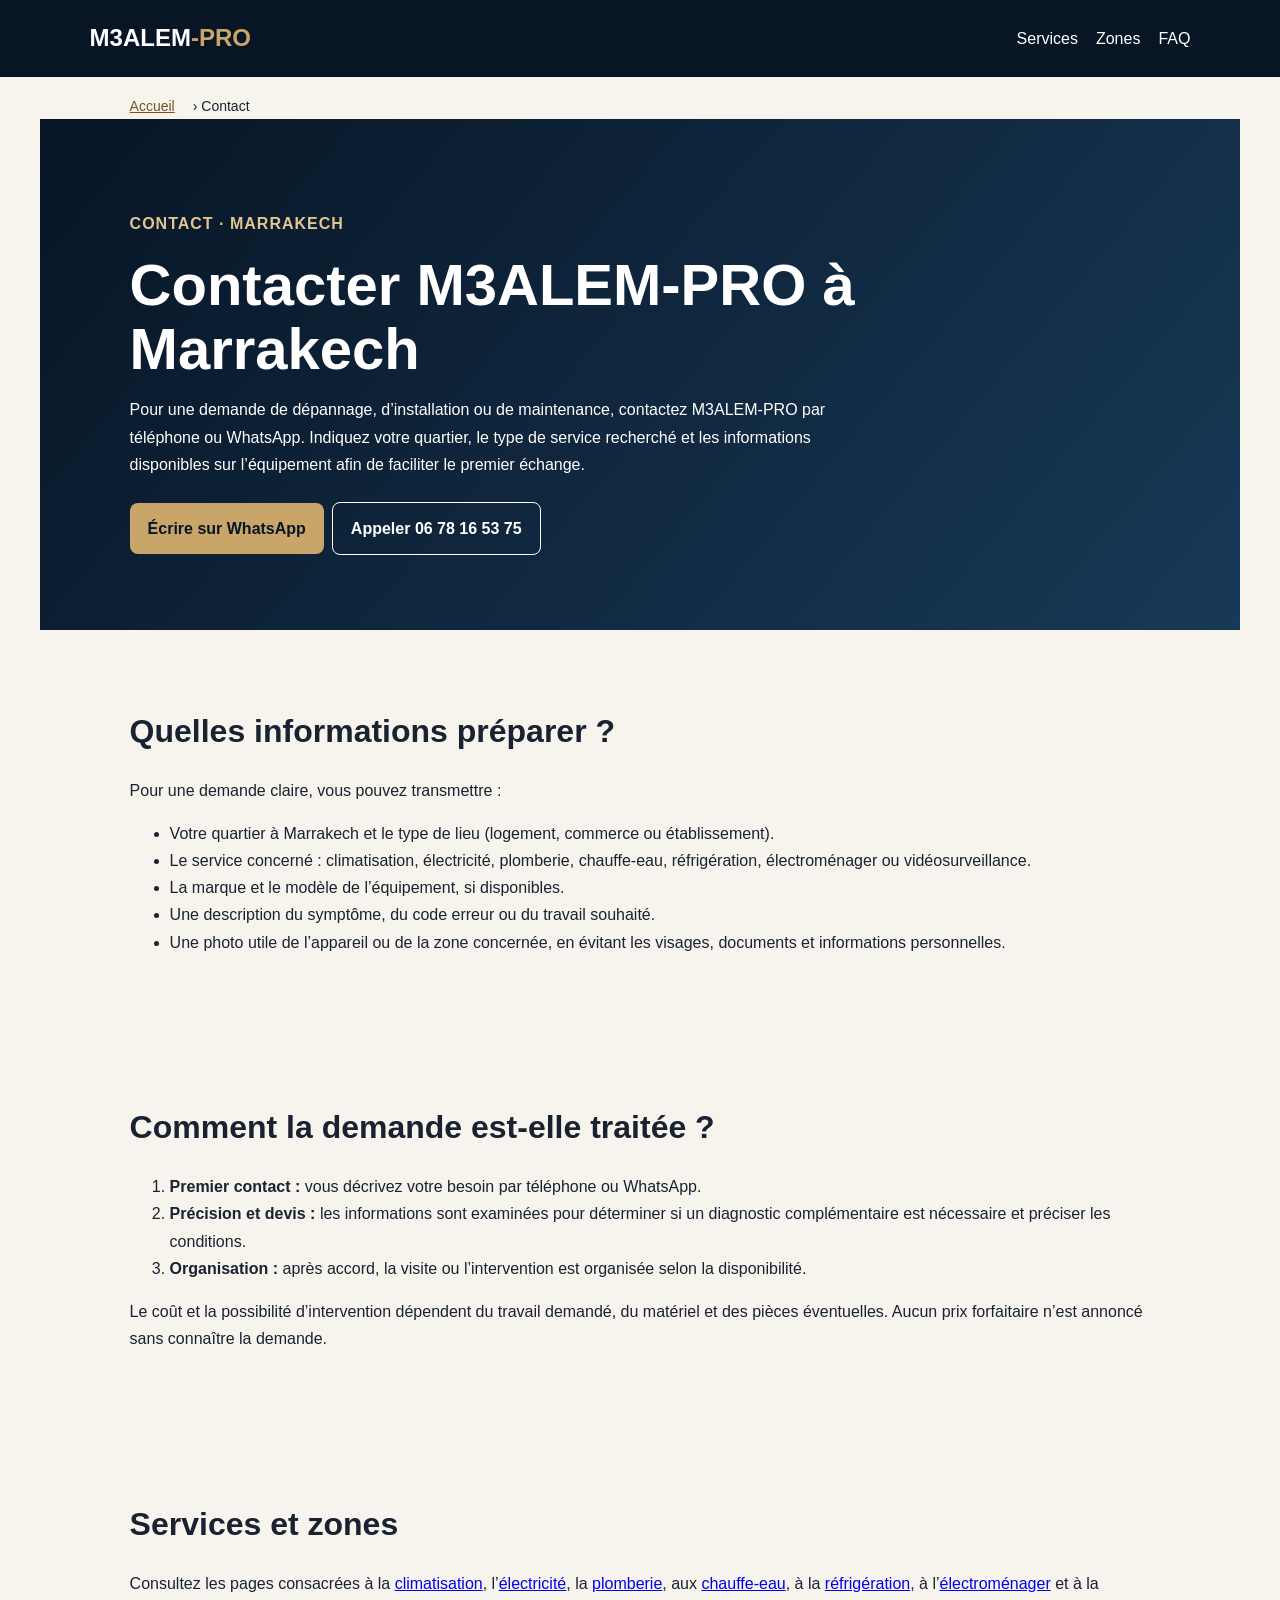
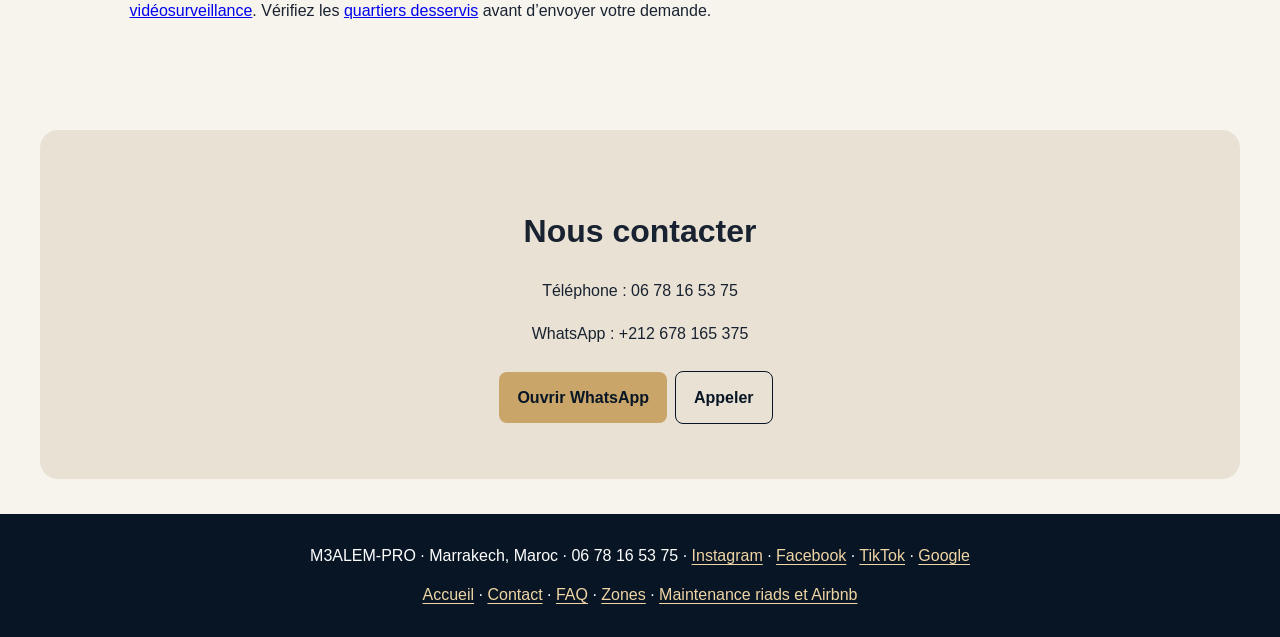
<file: contact.html>
<!doctype html>
<html lang="fr"><head><meta charset="utf-8"><meta name="viewport" content="width=device-width,initial-scale=1"><title>Contacter un technicien à Marrakech | M3ALEM-PRO</title><meta name="description" content="Contactez M3ALEM-PRO à Marrakech par téléphone ou WhatsApp pour une demande de dépannage, d’installation ou de maintenance."><meta name="robots" content="index,follow"><meta name="theme-color" content="#071525"><link rel="canonical" href="https://samani12.github.io/m3alem-pro-site/contact.html"><link rel="stylesheet" href="style.css"><link rel="icon" href="favicon.svg" type="image/svg+xml"><meta property="og:site_name" content="M3ALEM-PRO"><meta property="og:locale" content="fr_MA"><meta property="og:type" content="website"><meta property="og:title" content="Contacter M3ALEM-PRO à Marrakech"><meta property="og:description" content="Téléphone et WhatsApp pour vos demandes techniques à Marrakech."><meta property="og:url" content="https://samani12.github.io/m3alem-pro-site/contact.html"><meta name="twitter:card" content="summary"><meta name="twitter:title" content="Contacter un technicien à Marrakech | M3ALEM-PRO"><meta name="twitter:description" content="Contactez M3ALEM-PRO à Marrakech par téléphone ou WhatsApp pour une demande de dépannage, d’installation ou de maintenance."><script type="application/ld+json">{"@context":"https://schema.org","@type":"BreadcrumbList","itemListElement":[{"@type":"ListItem","position":1,"name":"Accueil","item":"https://samani12.github.io/m3alem-pro-site/"},{"@type":"ListItem","position":2,"name":"Contact","item":"https://samani12.github.io/m3alem-pro-site/contact.html"}]}</script><script type="application/ld+json">{"@context":"https://schema.org","@type":"LocalBusiness","@id":"https://samani12.github.io/m3alem-pro-site/#business","name":"M3ALEM-PRO","url":"https://samani12.github.io/m3alem-pro-site/","telephone":"+212678165375","address":{"@type":"PostalAddress","addressLocality":"Marrakech","addressCountry":"MA"},"areaServed":{"@type":"City","name":"Marrakech"},"sameAs":["https://www.instagram.com/m3alem_pro","https://www.facebook.com/M3alem.pro","https://www.tiktok.com/@samani_abdelkarim","https://maps.google.com/maps?cid=15014610896810888181"]}</script></head>
<body><a class="skip-link" href="#main">Passer au contenu</a><header><a class="brand" href="index.html">M3ALEM<span>-PRO</span></a><nav aria-label="Navigation principale"><a href="index.html#services">Services</a><a href="zones-intervention-marrakech.html">Zones</a><a href="faq.html">FAQ</a></nav></header><main id="main"><nav class="breadcrumbs" aria-label="Fil d’Ariane"><a href="index.html">Accueil</a> › Contact</nav><section class="hero"><p class="eyebrow">Contact · Marrakech</p><h1>Contacter M3ALEM-PRO à Marrakech</h1><p>Pour une demande de dépannage, d’installation ou de maintenance, contactez M3ALEM-PRO par téléphone ou WhatsApp. Indiquez votre quartier, le type de service recherché et les informations disponibles sur l’équipement afin de faciliter le premier échange.</p><a class="btn" href="https://wa.me/212678165375?text=Bonjour%20M3ALEM-PRO%2C%20mon%20quartier%20est%20...%20et%20j'ai%20besoin%20de%20...">Écrire sur WhatsApp</a><a class="btn secondary" href="tel:+212678165375">Appeler 06 78 16 53 75</a></section>
<section><h2>Quelles informations préparer ?</h2><p>Pour une demande claire, vous pouvez transmettre :</p><ul><li>Votre quartier à Marrakech et le type de lieu (logement, commerce ou établissement).</li><li>Le service concerné : climatisation, électricité, plomberie, chauffe-eau, réfrigération, électroménager ou vidéosurveillance.</li><li>La marque et le modèle de l’équipement, si disponibles.</li><li>Une description du symptôme, du code erreur ou du travail souhaité.</li><li>Une photo utile de l’appareil ou de la zone concernée, en évitant les visages, documents et informations personnelles.</li></ul></section>
<section><h2>Comment la demande est-elle traitée ?</h2><ol><li><strong>Premier contact :</strong> vous décrivez votre besoin par téléphone ou WhatsApp.</li><li><strong>Précision et devis :</strong> les informations sont examinées pour déterminer si un diagnostic complémentaire est nécessaire et préciser les conditions.</li><li><strong>Organisation :</strong> après accord, la visite ou l’intervention est organisée selon la disponibilité.</li></ol><p>Le coût et la possibilité d’intervention dépendent du travail demandé, du matériel et des pièces éventuelles. Aucun prix forfaitaire n’est annoncé sans connaître la demande.</p></section>
<section><h2>Services et zones</h2><p>Consultez les pages consacrées à la <a href="climatisation-marrakech.html">climatisation</a>, l’<a href="electricien-marrakech.html">électricité</a>, la <a href="plombier-marrakech.html">plomberie</a>, aux <a href="chauffe-eau-marrakech.html">chauffe-eau</a>, à la <a href="refrigeration-marrakech.html">réfrigération</a>, à l’<a href="electromenager-marrakech.html">électroménager</a> et à la <a href="videosurveillance-marrakech.html">vidéosurveillance</a>. Vérifiez les <a href="zones-intervention-marrakech.html">quartiers desservis</a> avant d’envoyer votre demande.</p></section>
<section class="contact"><h2>Nous contacter</h2><p>Téléphone : 06 78 16 53 75</p><p>WhatsApp : +212 678 165 375</p><a class="btn" href="https://wa.me/212678165375">Ouvrir WhatsApp</a><a class="btn secondary" href="tel:+212678165375">Appeler</a></section></main>
<footer>M3ALEM-PRO · Marrakech, Maroc · 06 78 16 53 75 · <a href="https://www.instagram.com/m3alem_pro">Instagram</a> · <a href="https://www.facebook.com/M3alem.pro">Facebook</a> · <a href="https://www.tiktok.com/@samani_abdelkarim">TikTok</a> · <a href="https://maps.google.com/maps?cid=15014610896810888181">Google</a><p class="related-links"><a href="index.html">Accueil</a> · <a href="contact.html">Contact</a> · <a href="faq.html">FAQ</a> · <a href="zones-intervention-marrakech.html">Zones</a> · <a href="entretien-riads-airbnb-marrakech.html">Maintenance riads et Airbnb</a></p></footer><div class="mobile-contact" aria-label="Contact rapide"><a class="mobile-wa" href="https://wa.me/212678165375">WhatsApp</a><a class="mobile-call" href="tel:+212678165375">Appeler</a></div></body></html>
</file>
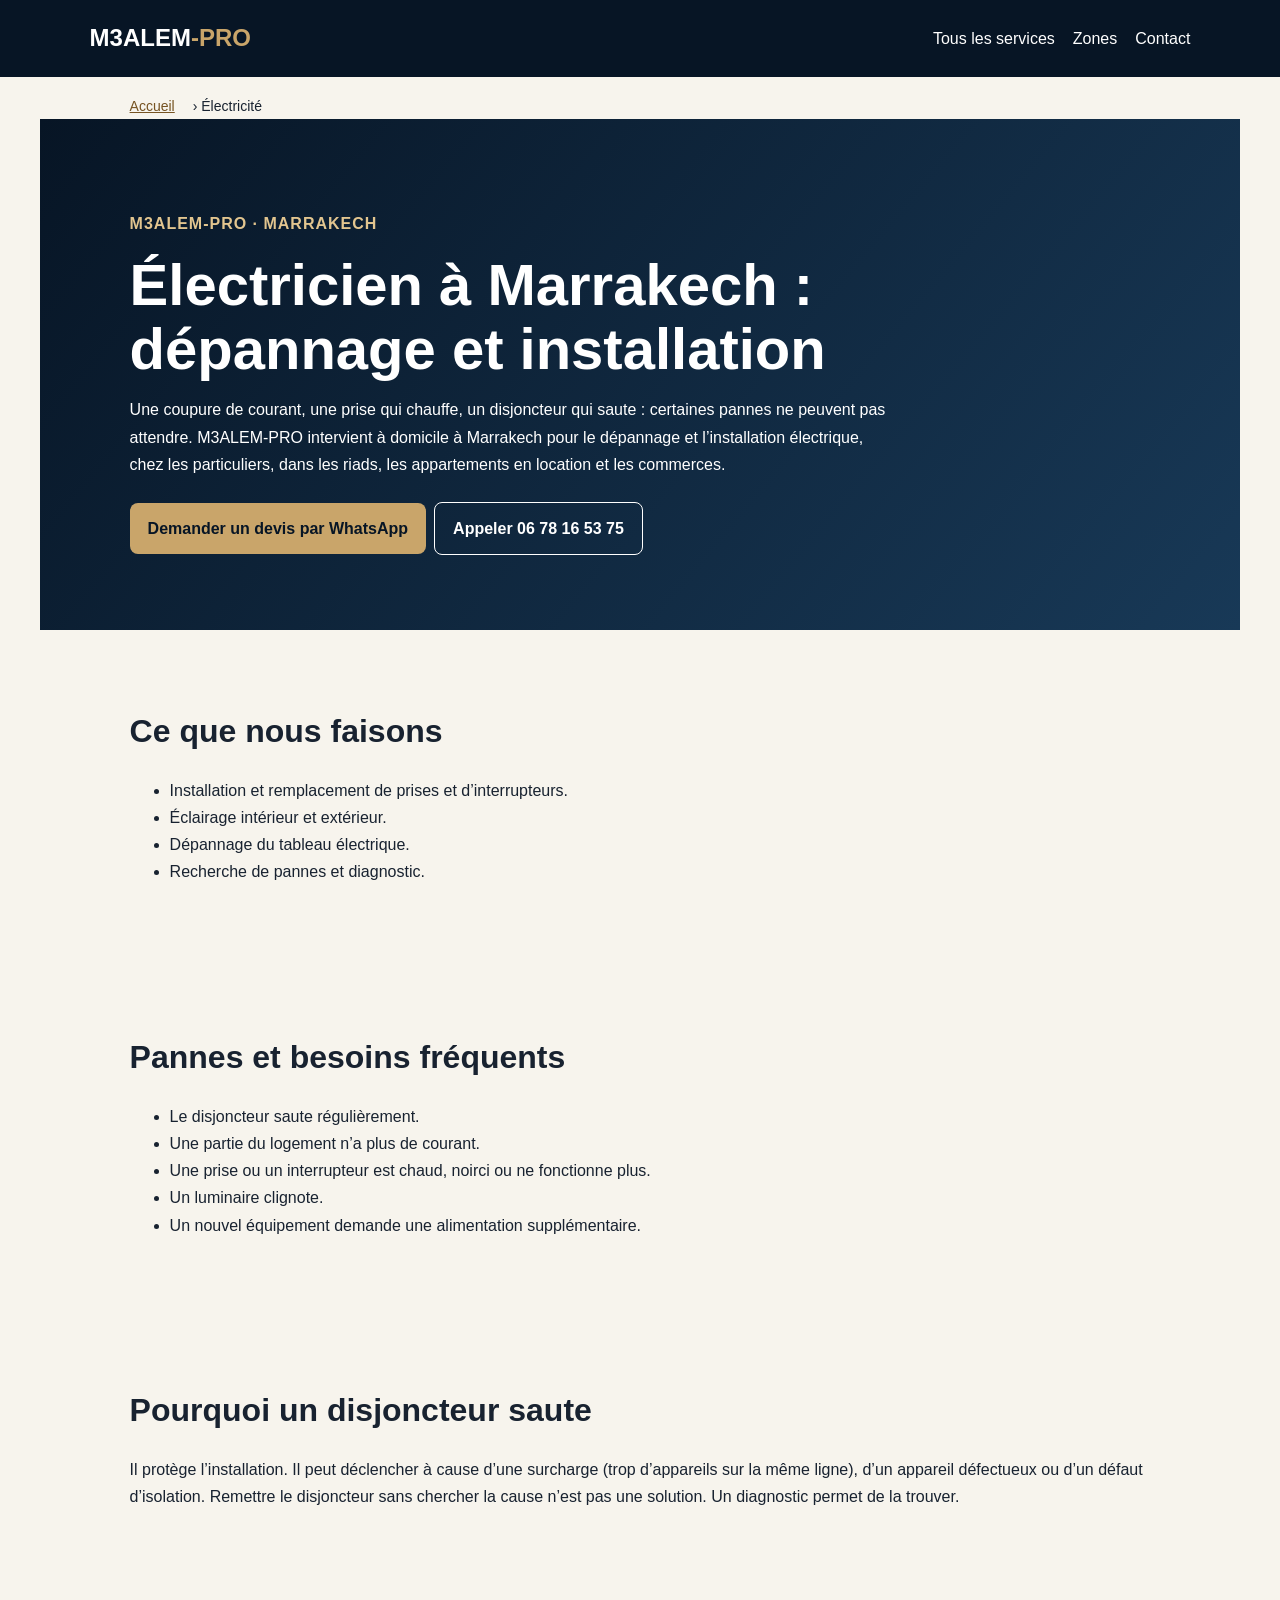
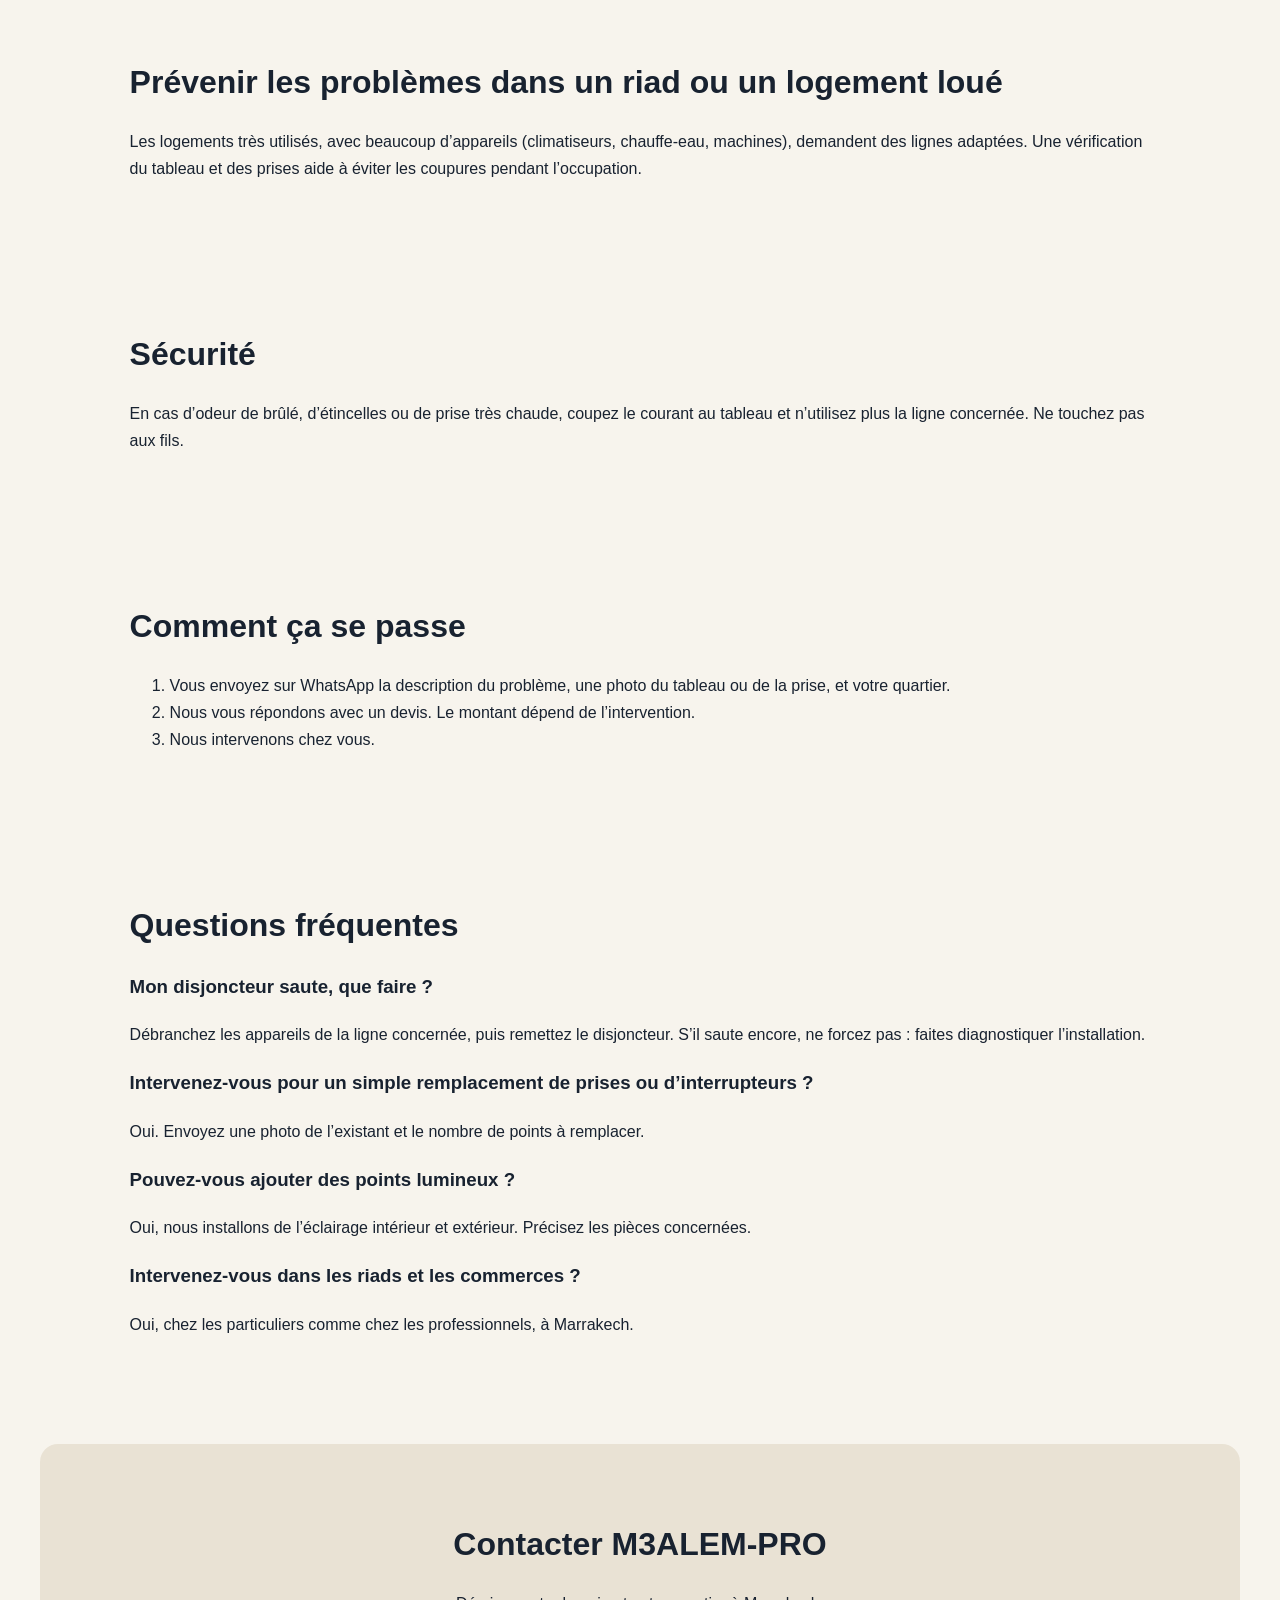
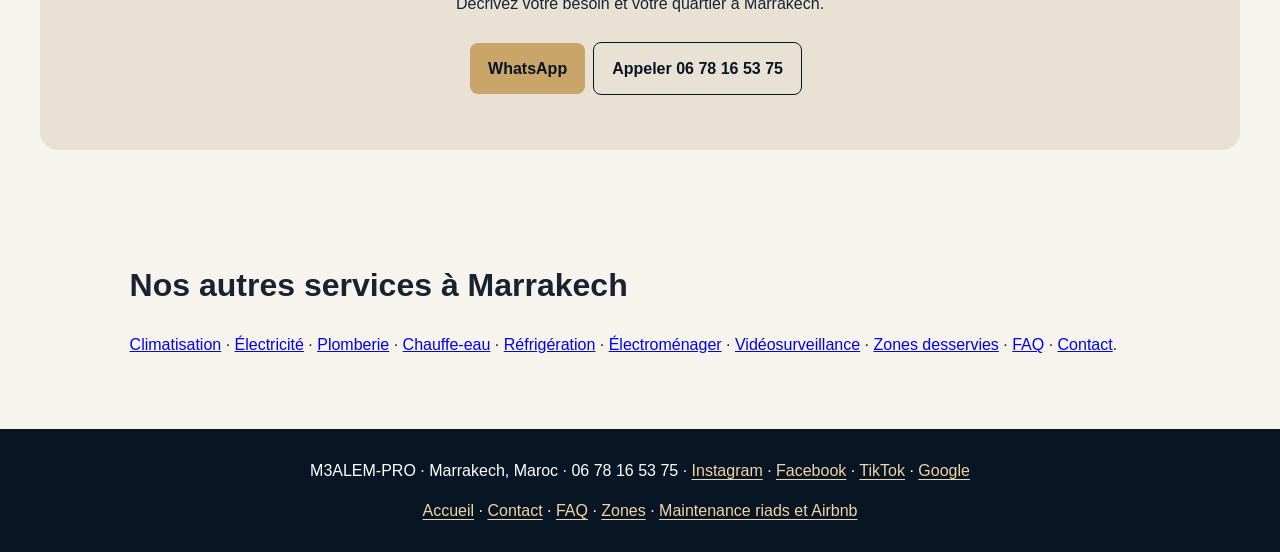
<file: electricien-marrakech.html>
<!doctype html>
<html lang="fr">
<head>
<meta charset="utf-8"><meta name="viewport" content="width=device-width,initial-scale=1">
<title>Électricien à Marrakech : dépannage et installation | M3ALEM-PRO</title>
<meta name="description" content="Électricien à domicile à Marrakech : prises, éclairage, tableau électrique, recherche de pannes. Devis par WhatsApp.">
<meta name="robots" content="index,follow"><meta name="theme-color" content="#071525">
<link rel="canonical" href="https://samani12.github.io/m3alem-pro-site/electricien-marrakech.html"><link rel="stylesheet" href="style.css"><link rel="icon" href="favicon.svg" type="image/svg+xml">
<meta property="og:site_name" content="M3ALEM-PRO"><meta property="og:locale" content="fr_MA"><meta property="og:type" content="website"><meta property="og:title" content="Électricien à Marrakech : dépannage et installation | M3ALEM-PRO"><meta property="og:description" content="Électricien à domicile à Marrakech : prises, éclairage, tableau électrique, recherche de pannes. Devis par WhatsApp."><meta property="og:url" content="https://samani12.github.io/m3alem-pro-site/electricien-marrakech.html"><meta name="twitter:card" content="summary"><meta name="twitter:title" content="Électricien à Marrakech : dépannage et installation | M3ALEM-PRO"><meta name="twitter:description" content="Électricien à domicile à Marrakech : prises, éclairage, tableau électrique, recherche de pannes. Devis par WhatsApp.">
<script type="application/ld+json">{"@context":"https://schema.org","@type":"Service","name":"Électricité à Marrakech","serviceType":"Électricité à Marrakech","provider":{"@id":"https://samani12.github.io/m3alem-pro-site/#business"},"areaServed":{"@type":"City","name":"Marrakech"},"url":"https://samani12.github.io/m3alem-pro-site/electricien-marrakech.html"}</script>
<script type="application/ld+json">{"@context":"https://schema.org","@type":"BreadcrumbList","itemListElement":[{"@type":"ListItem","position":1,"name":"Accueil","item":"https://samani12.github.io/m3alem-pro-site/"},{"@type":"ListItem","position":2,"name":"Électricité","item":"https://samani12.github.io/m3alem-pro-site/electricien-marrakech.html"}]}</script>
<script type="application/ld+json">{"@context":"https://schema.org","@type":"FAQPage","mainEntity":[{"@type":"Question","name":"Mon disjoncteur saute, que faire ?","acceptedAnswer":{"@type":"Answer","text":"Débranchez les appareils de la ligne concernée, puis remettez le disjoncteur. S’il saute encore, ne forcez pas : faites diagnostiquer l’installation."}},{"@type":"Question","name":"Intervenez-vous pour un simple remplacement de prises ou d’interrupteurs ?","acceptedAnswer":{"@type":"Answer","text":"Oui. Envoyez une photo de l’existant et le nombre de points à remplacer."}},{"@type":"Question","name":"Pouvez-vous ajouter des points lumineux ?","acceptedAnswer":{"@type":"Answer","text":"Oui, nous installons de l’éclairage intérieur et extérieur. Précisez les pièces concernées."}},{"@type":"Question","name":"Intervenez-vous dans les riads et les commerces ?","acceptedAnswer":{"@type":"Answer","text":"Oui, chez les particuliers comme chez les professionnels, à Marrakech."}}]}</script>
<script type="application/ld+json">{"@context":"https://schema.org","@type":"LocalBusiness","@id":"https://samani12.github.io/m3alem-pro-site/#business","name":"M3ALEM-PRO","url":"https://samani12.github.io/m3alem-pro-site/","telephone":"+212678165375","address":{"@type":"PostalAddress","addressLocality":"Marrakech","addressCountry":"MA"},"areaServed":{"@type":"City","name":"Marrakech"},"sameAs":["https://www.instagram.com/m3alem_pro","https://www.facebook.com/M3alem.pro","https://www.tiktok.com/@samani_abdelkarim","https://maps.google.com/maps?cid=15014610896810888181"]}</script></head>
<body>
<a class="skip-link" href="#main">Passer au contenu</a>
<header><a class="brand" href="index.html">M3ALEM<span>-PRO</span></a><nav aria-label="Navigation principale"><a href="index.html#services">Tous les services</a><a href="index.html#zones">Zones</a><a href="index.html#contact">Contact</a></nav></header>
<nav class="breadcrumbs" aria-label="Fil d’Ariane"><a href="index.html">Accueil</a> › Électricité</nav>
<main id="main">
<section class="hero"><p class="eyebrow">M3ALEM-PRO · Marrakech</p><h1>Électricien à Marrakech : dépannage et installation</h1><p>Une coupure de courant, une prise qui chauffe, un disjoncteur qui saute : certaines pannes ne peuvent pas attendre. M3ALEM-PRO intervient à domicile à Marrakech pour le dépannage et l’installation électrique, chez les particuliers, dans les riads, les appartements en location et les commerces.</p><a class="btn" aria-label="Contacter M3ALEM-PRO sur WhatsApp" href="https://wa.me/212678165375">Demander un devis par WhatsApp</a><a class="btn secondary" aria-label="Appeler M3ALEM-PRO au 06 78 16 53 75" href="tel:+212678165375">Appeler 06 78 16 53 75</a></section>
<section><h2>Ce que nous faisons</h2><ul><li>Installation et remplacement de prises et d’interrupteurs.</li><li>Éclairage intérieur et extérieur.</li><li>Dépannage du tableau électrique.</li><li>Recherche de pannes et diagnostic.</li></ul></section>
<section><h2>Pannes et besoins fréquents</h2><ul><li>Le disjoncteur saute régulièrement.</li><li>Une partie du logement n’a plus de courant.</li><li>Une prise ou un interrupteur est chaud, noirci ou ne fonctionne plus.</li><li>Un luminaire clignote.</li><li>Un nouvel équipement demande une alimentation supplémentaire.</li></ul></section>
<section><h2>Pourquoi un disjoncteur saute</h2><p>Il protège l’installation. Il peut déclencher à cause d’une surcharge (trop d’appareils sur la même ligne), d’un appareil défectueux ou d’un défaut d’isolation. Remettre le disjoncteur sans chercher la cause n’est pas une solution. Un diagnostic permet de la trouver.</p></section>
<section><h2>Prévenir les problèmes dans un riad ou un logement loué</h2><p>Les logements très utilisés, avec beaucoup d’appareils (climatiseurs, chauffe-eau, machines), demandent des lignes adaptées. Une vérification du tableau et des prises aide à éviter les coupures pendant l’occupation.</p></section>
<section><h2>Sécurité</h2><p>En cas d’odeur de brûlé, d’étincelles ou de prise très chaude, coupez le courant au tableau et n’utilisez plus la ligne concernée. Ne touchez pas aux fils.</p></section>
<section><h2>Comment ça se passe</h2><ol><li>Vous envoyez sur WhatsApp la description du problème, une photo du tableau ou de la prise, et votre quartier.</li><li>Nous vous répondons avec un devis. Le montant dépend de l’intervention.</li><li>Nous intervenons chez vous.</li></ol></section>
<section class="faq"><h2>Questions fréquentes</h2><h3>Mon disjoncteur saute, que faire ?</h3><p>Débranchez les appareils de la ligne concernée, puis remettez le disjoncteur. S’il saute encore, ne forcez pas : faites diagnostiquer l’installation.</p><h3>Intervenez-vous pour un simple remplacement de prises ou d’interrupteurs ?</h3><p>Oui. Envoyez une photo de l’existant et le nombre de points à remplacer.</p><h3>Pouvez-vous ajouter des points lumineux ?</h3><p>Oui, nous installons de l’éclairage intérieur et extérieur. Précisez les pièces concernées.</p><h3>Intervenez-vous dans les riads et les commerces ?</h3><p>Oui, chez les particuliers comme chez les professionnels, à Marrakech.</p></section>
<section class="contact"><h2>Contacter M3ALEM-PRO</h2><p>Décrivez votre besoin et votre quartier à Marrakech.</p><a class="btn" aria-label="Contacter M3ALEM-PRO sur WhatsApp" href="https://wa.me/212678165375">WhatsApp</a><a class="btn secondary" aria-label="Appeler M3ALEM-PRO au 06 78 16 53 75" href="tel:+212678165375">Appeler 06 78 16 53 75</a></section>
<section><h2>Nos autres services à Marrakech</h2><p><a href="climatisation-marrakech.html">Climatisation</a> · <a href="electricien-marrakech.html">Électricité</a> · <a href="plombier-marrakech.html">Plomberie</a> · <a href="chauffe-eau-marrakech.html">Chauffe-eau</a> · <a href="refrigeration-marrakech.html">Réfrigération</a> · <a href="electromenager-marrakech.html">Électroménager</a> · <a href="videosurveillance-marrakech.html">Vidéosurveillance</a> · <a href="zones-intervention-marrakech.html">Zones desservies</a> · <a href="faq.html">FAQ</a> · <a href="contact.html">Contact</a>.</p></section>
</main>
<footer>M3ALEM-PRO · Marrakech, Maroc · 06 78 16 53 75 · <a href="https://www.instagram.com/m3alem_pro">Instagram</a> · <a href="https://www.facebook.com/M3alem.pro">Facebook</a> · <a href="https://www.tiktok.com/@samani_abdelkarim">TikTok</a> · <a href="https://maps.google.com/maps?cid=15014610896810888181">Google</a><p class="related-links"><a href="index.html">Accueil</a> · <a href="contact.html">Contact</a> · <a href="faq.html">FAQ</a> · <a href="zones-intervention-marrakech.html">Zones</a> · <a href="entretien-riads-airbnb-marrakech.html">Maintenance riads et Airbnb</a></p></footer>
<div class="mobile-contact" aria-label="Contact rapide"><a class="mobile-wa" href="https://wa.me/212678165375">WhatsApp</a><a class="mobile-call" href="tel:+212678165375">Appeler</a></div>
</body></html>
</file>
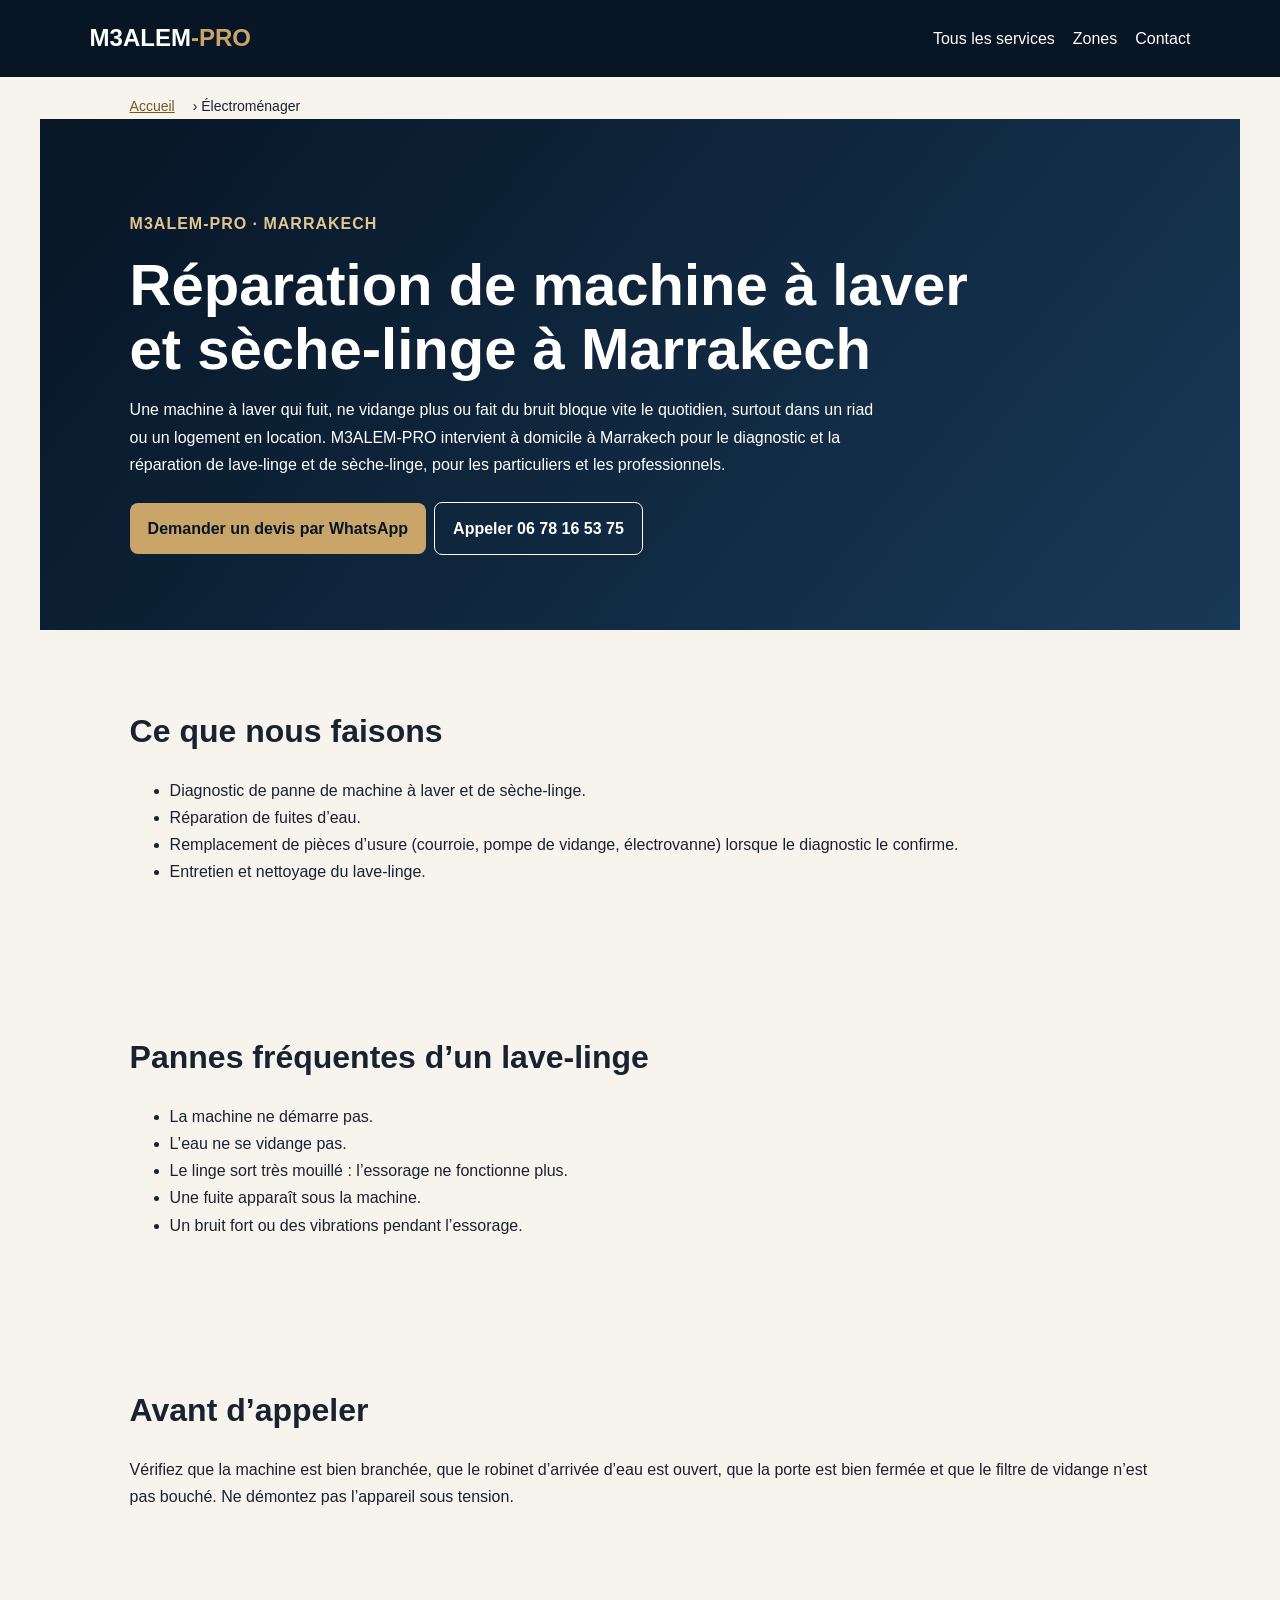
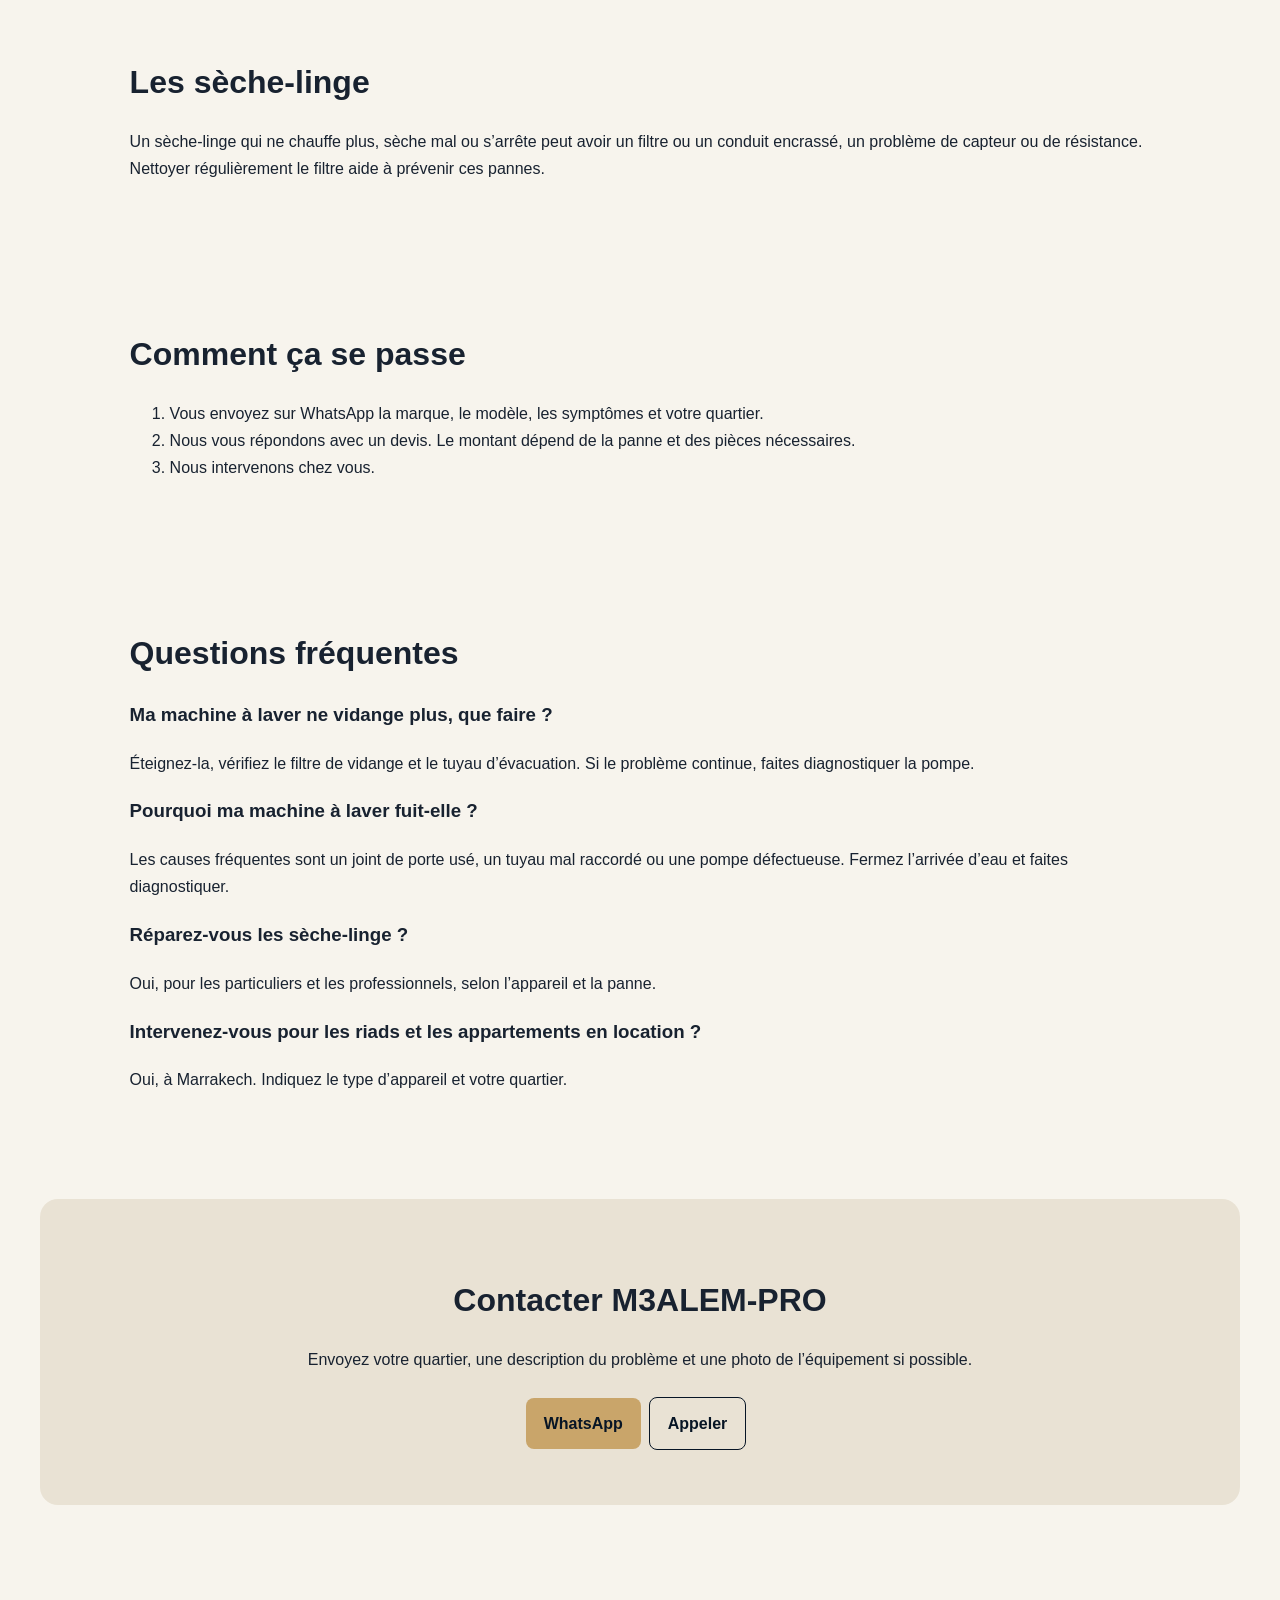
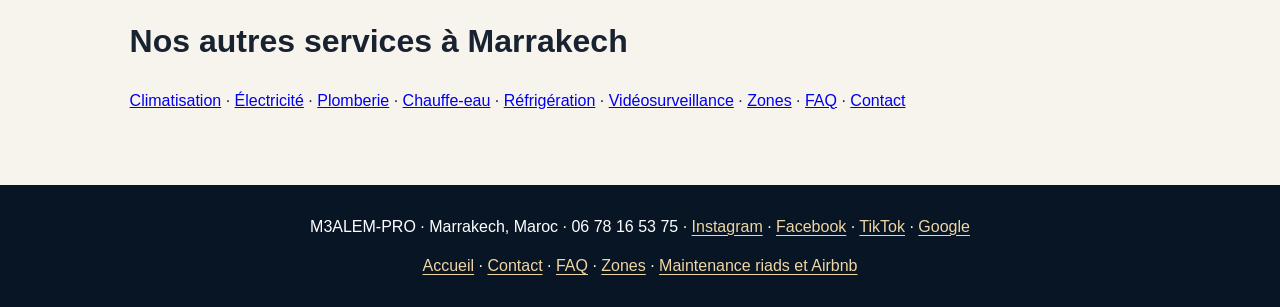
<file: electromenager-marrakech.html>
<!doctype html>
<html lang="fr"><head><meta charset="utf-8"><meta name="viewport" content="width=device-width,initial-scale=1">
<title>Réparation machine à laver et sèche-linge à Marrakech | M3ALEM-PRO</title>
<meta name="description" content="Réparation de machines à laver et sèche-linge à domicile à Marrakech : fuite, bruit, vidange, essorage. Devis par WhatsApp.">
<meta name="robots" content="index,follow"><meta name="theme-color" content="#071525"><link rel="canonical" href="https://samani12.github.io/m3alem-pro-site/electromenager-marrakech.html"><link rel="stylesheet" href="style.css"><link rel="icon" href="favicon.svg" type="image/svg+xml">
<meta property="og:site_name" content="M3ALEM-PRO"><meta property="og:locale" content="fr_MA"><meta property="og:type" content="website"><meta property="og:title" content="Réparation machine à laver et sèche-linge à Marrakech | M3ALEM-PRO"><meta property="og:description" content="Réparation de machines à laver et sèche-linge à domicile à Marrakech : fuite, bruit, vidange, essorage. Devis par WhatsApp."><meta property="og:url" content="https://samani12.github.io/m3alem-pro-site/electromenager-marrakech.html"><meta name="twitter:card" content="summary"><meta name="twitter:title" content="Réparation machine à laver et sèche-linge à Marrakech | M3ALEM-PRO"><meta name="twitter:description" content="Réparation de machines à laver et sèche-linge à domicile à Marrakech : fuite, bruit, vidange, essorage. Devis par WhatsApp.">
<script type="application/ld+json">{"@context":"https://schema.org","@type":"Service","name":"Réparation de machine à laver et sèche-linge à Marrakech","serviceType":"Réparation de lave-linge et sèche-linge","provider":{"@id":"https://samani12.github.io/m3alem-pro-site/#business"},"areaServed":{"@type":"City","name":"Marrakech"},"url":"https://samani12.github.io/m3alem-pro-site/electromenager-marrakech.html"}</script>
<script type="application/ld+json">{"@context":"https://schema.org","@type":"BreadcrumbList","itemListElement":[{"@type":"ListItem","position":1,"name":"Accueil","item":"https://samani12.github.io/m3alem-pro-site/"},{"@type":"ListItem","position":2,"name":"Électroménager","item":"https://samani12.github.io/m3alem-pro-site/electromenager-marrakech.html"}]}</script>
<script type="application/ld+json">{"@context":"https://schema.org","@type":"FAQPage","mainEntity":[{"@type":"Question","name":"Ma machine à laver ne vidange plus, que faire ?","acceptedAnswer":{"@type":"Answer","text":"Éteignez-la, vérifiez le filtre de vidange et le tuyau d’évacuation. Si le problème continue, faites diagnostiquer la pompe."}},{"@type":"Question","name":"Pourquoi ma machine à laver fuit-elle ?","acceptedAnswer":{"@type":"Answer","text":"Les causes fréquentes sont un joint de porte usé, un tuyau mal raccordé ou une pompe défectueuse. Fermez l’arrivée d’eau et faites diagnostiquer."}},{"@type":"Question","name":"Réparez-vous les sèche-linge ?","acceptedAnswer":{"@type":"Answer","text":"Oui, pour les particuliers et les professionnels, selon l’appareil et la panne."}},{"@type":"Question","name":"Intervenez-vous pour les riads et les appartements en location ?","acceptedAnswer":{"@type":"Answer","text":"Oui, à Marrakech. Indiquez le type d’appareil et votre quartier."}}]}</script>
<script type="application/ld+json">{"@context":"https://schema.org","@type":"LocalBusiness","@id":"https://samani12.github.io/m3alem-pro-site/#business","name":"M3ALEM-PRO","url":"https://samani12.github.io/m3alem-pro-site/","telephone":"+212678165375","address":{"@type":"PostalAddress","addressLocality":"Marrakech","addressCountry":"MA"},"areaServed":{"@type":"City","name":"Marrakech"},"sameAs":["https://www.instagram.com/m3alem_pro","https://www.facebook.com/M3alem.pro","https://www.tiktok.com/@samani_abdelkarim","https://maps.google.com/maps?cid=15014610896810888181"]}</script></head><body><a class="skip-link" href="#main">Passer au contenu</a><header><a class="brand" href="index.html">M3ALEM<span>-PRO</span></a><nav aria-label="Navigation principale"><a href="index.html#services">Tous les services</a><a href="index.html#zones">Zones</a><a href="index.html#contact">Contact</a></nav></header><nav class="breadcrumbs" aria-label="Fil d’Ariane"><a href="index.html">Accueil</a> › Électroménager</nav><main id="main">
<section class="hero"><p class="eyebrow">M3ALEM-PRO · Marrakech</p><h1>Réparation de machine à laver et sèche-linge à Marrakech</h1><p>Une machine à laver qui fuit, ne vidange plus ou fait du bruit bloque vite le quotidien, surtout dans un riad ou un logement en location. M3ALEM-PRO intervient à domicile à Marrakech pour le diagnostic et la réparation de lave-linge et de sèche-linge, pour les particuliers et les professionnels.</p><a class="btn" href="https://wa.me/212678165375">Demander un devis par WhatsApp</a><a class="btn secondary" href="tel:+212678165375">Appeler 06 78 16 53 75</a></section>
<section><h2>Ce que nous faisons</h2><ul><li>Diagnostic de panne de machine à laver et de sèche-linge.</li><li>Réparation de fuites d’eau.</li><li>Remplacement de pièces d’usure (courroie, pompe de vidange, électrovanne) lorsque le diagnostic le confirme.</li><li>Entretien et nettoyage du lave-linge.</li></ul></section>
<section><h2>Pannes fréquentes d’un lave-linge</h2><ul><li>La machine ne démarre pas.</li><li>L’eau ne se vidange pas.</li><li>Le linge sort très mouillé : l’essorage ne fonctionne plus.</li><li>Une fuite apparaît sous la machine.</li><li>Un bruit fort ou des vibrations pendant l’essorage.</li></ul></section>
<section><h2>Avant d’appeler</h2><p>Vérifiez que la machine est bien branchée, que le robinet d’arrivée d’eau est ouvert, que la porte est bien fermée et que le filtre de vidange n’est pas bouché. Ne démontez pas l’appareil sous tension.</p></section>
<section><h2>Les sèche-linge</h2><p>Un sèche-linge qui ne chauffe plus, sèche mal ou s’arrête peut avoir un filtre ou un conduit encrassé, un problème de capteur ou de résistance. Nettoyer régulièrement le filtre aide à prévenir ces pannes.</p></section>
<section><h2>Comment ça se passe</h2><ol><li>Vous envoyez sur WhatsApp la marque, le modèle, les symptômes et votre quartier.</li><li>Nous vous répondons avec un devis. Le montant dépend de la panne et des pièces nécessaires.</li><li>Nous intervenons chez vous.</li></ol></section>
<section class="faq"><h2>Questions fréquentes</h2><h3>Ma machine à laver ne vidange plus, que faire ?</h3><p>Éteignez-la, vérifiez le filtre de vidange et le tuyau d’évacuation. Si le problème continue, faites diagnostiquer la pompe.</p><h3>Pourquoi ma machine à laver fuit-elle ?</h3><p>Les causes fréquentes sont un joint de porte usé, un tuyau mal raccordé ou une pompe défectueuse. Fermez l’arrivée d’eau et faites diagnostiquer.</p><h3>Réparez-vous les sèche-linge ?</h3><p>Oui, pour les particuliers et les professionnels, selon l’appareil et la panne.</p><h3>Intervenez-vous pour les riads et les appartements en location ?</h3><p>Oui, à Marrakech. Indiquez le type d’appareil et votre quartier.</p></section>
<section class="contact"><h2>Contacter M3ALEM-PRO</h2><p>Envoyez votre quartier, une description du problème et une photo de l’équipement si possible.</p><a class="btn" href="https://wa.me/212678165375">WhatsApp</a><a class="btn secondary" href="tel:+212678165375">Appeler</a></section>
<section><h2>Nos autres services à Marrakech</h2><p><a href="climatisation-marrakech.html">Climatisation</a> · <a href="electricien-marrakech.html">Électricité</a> · <a href="plombier-marrakech.html">Plomberie</a> · <a href="chauffe-eau-marrakech.html">Chauffe-eau</a> · <a href="refrigeration-marrakech.html">Réfrigération</a> · <a href="videosurveillance-marrakech.html">Vidéosurveillance</a> · <a href="zones-intervention-marrakech.html">Zones</a> · <a href="faq.html">FAQ</a> · <a href="contact.html">Contact</a></p></section>
</main><footer>M3ALEM-PRO · Marrakech, Maroc · 06 78 16 53 75 · <a href="https://www.instagram.com/m3alem_pro">Instagram</a> · <a href="https://www.facebook.com/M3alem.pro">Facebook</a> · <a href="https://www.tiktok.com/@samani_abdelkarim">TikTok</a> · <a href="https://maps.google.com/maps?cid=15014610896810888181">Google</a><p class="related-links"><a href="index.html">Accueil</a> · <a href="contact.html">Contact</a> · <a href="faq.html">FAQ</a> · <a href="zones-intervention-marrakech.html">Zones</a> · <a href="entretien-riads-airbnb-marrakech.html">Maintenance riads et Airbnb</a></p></footer><div class="mobile-contact" aria-label="Contact rapide"><a class="mobile-wa" href="https://wa.me/212678165375">WhatsApp</a><a class="mobile-call" href="tel:+212678165375">Appeler</a></div></body></html>
</file>
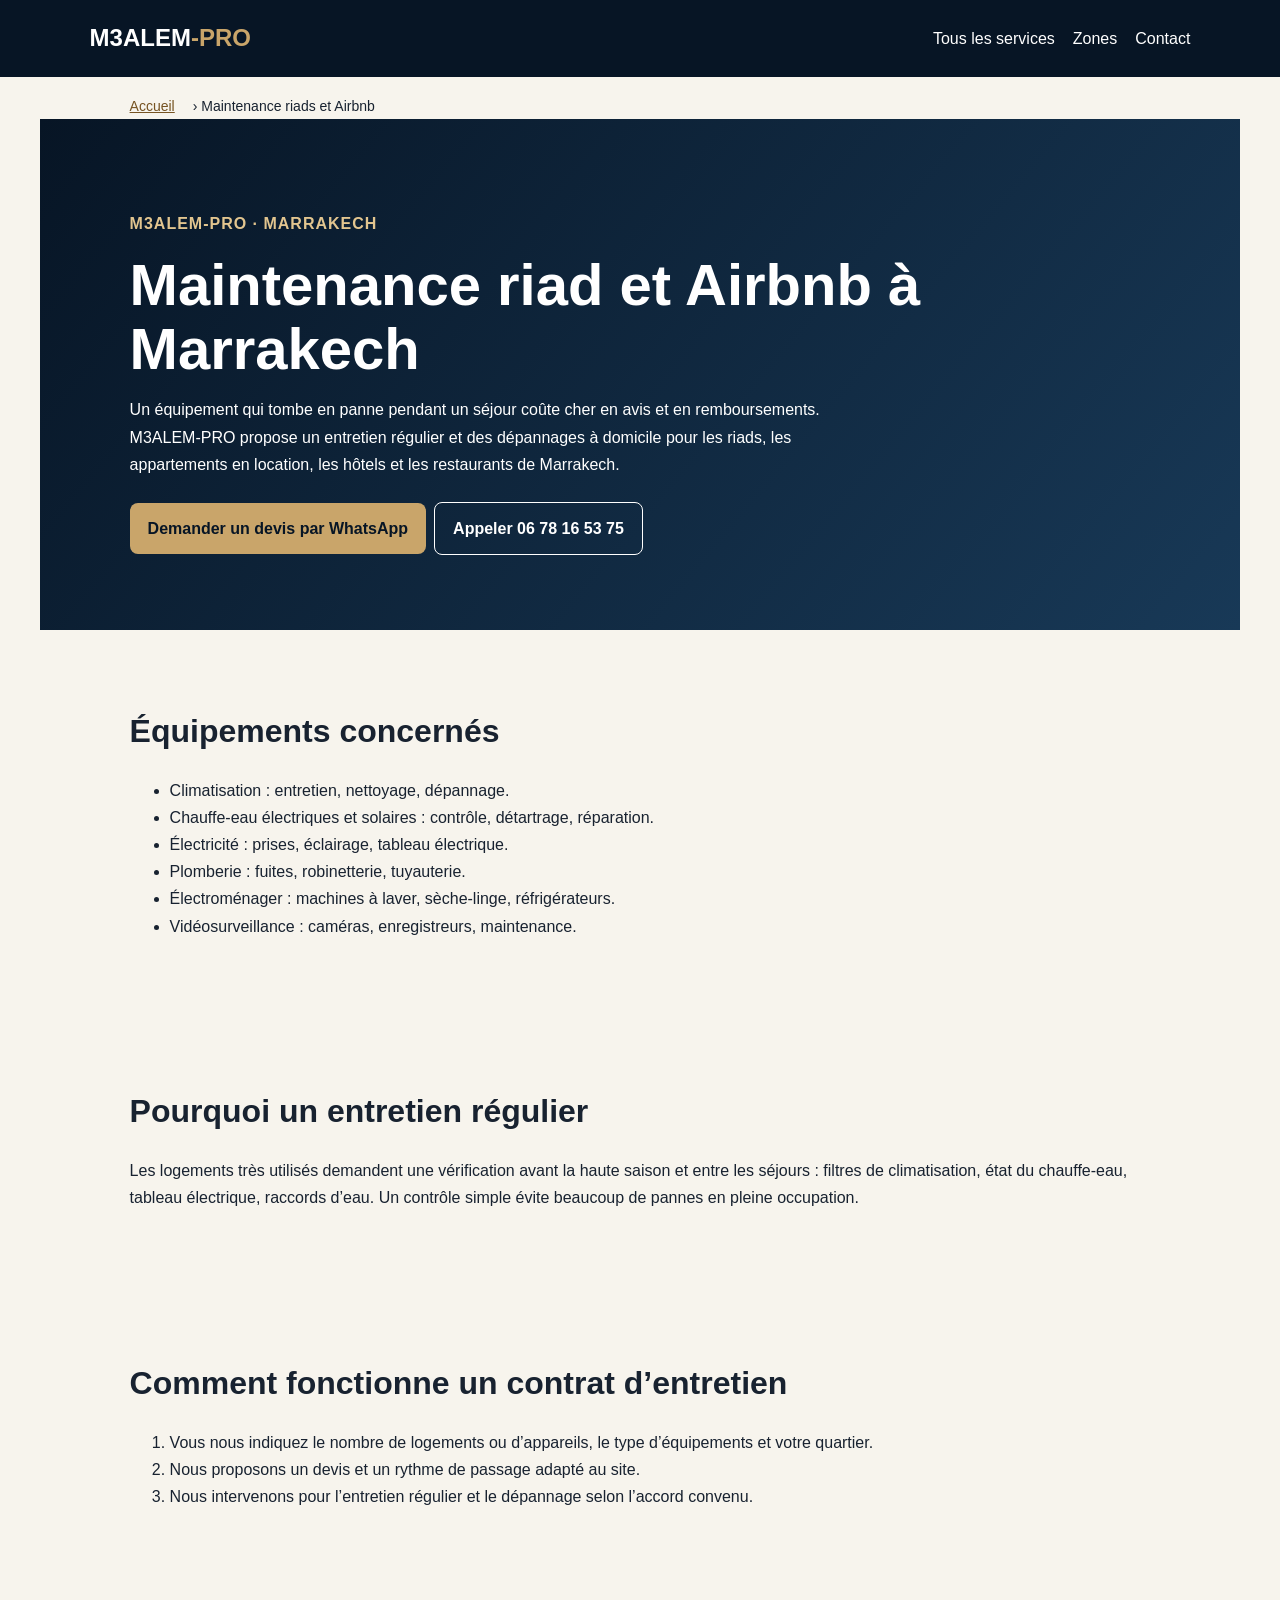
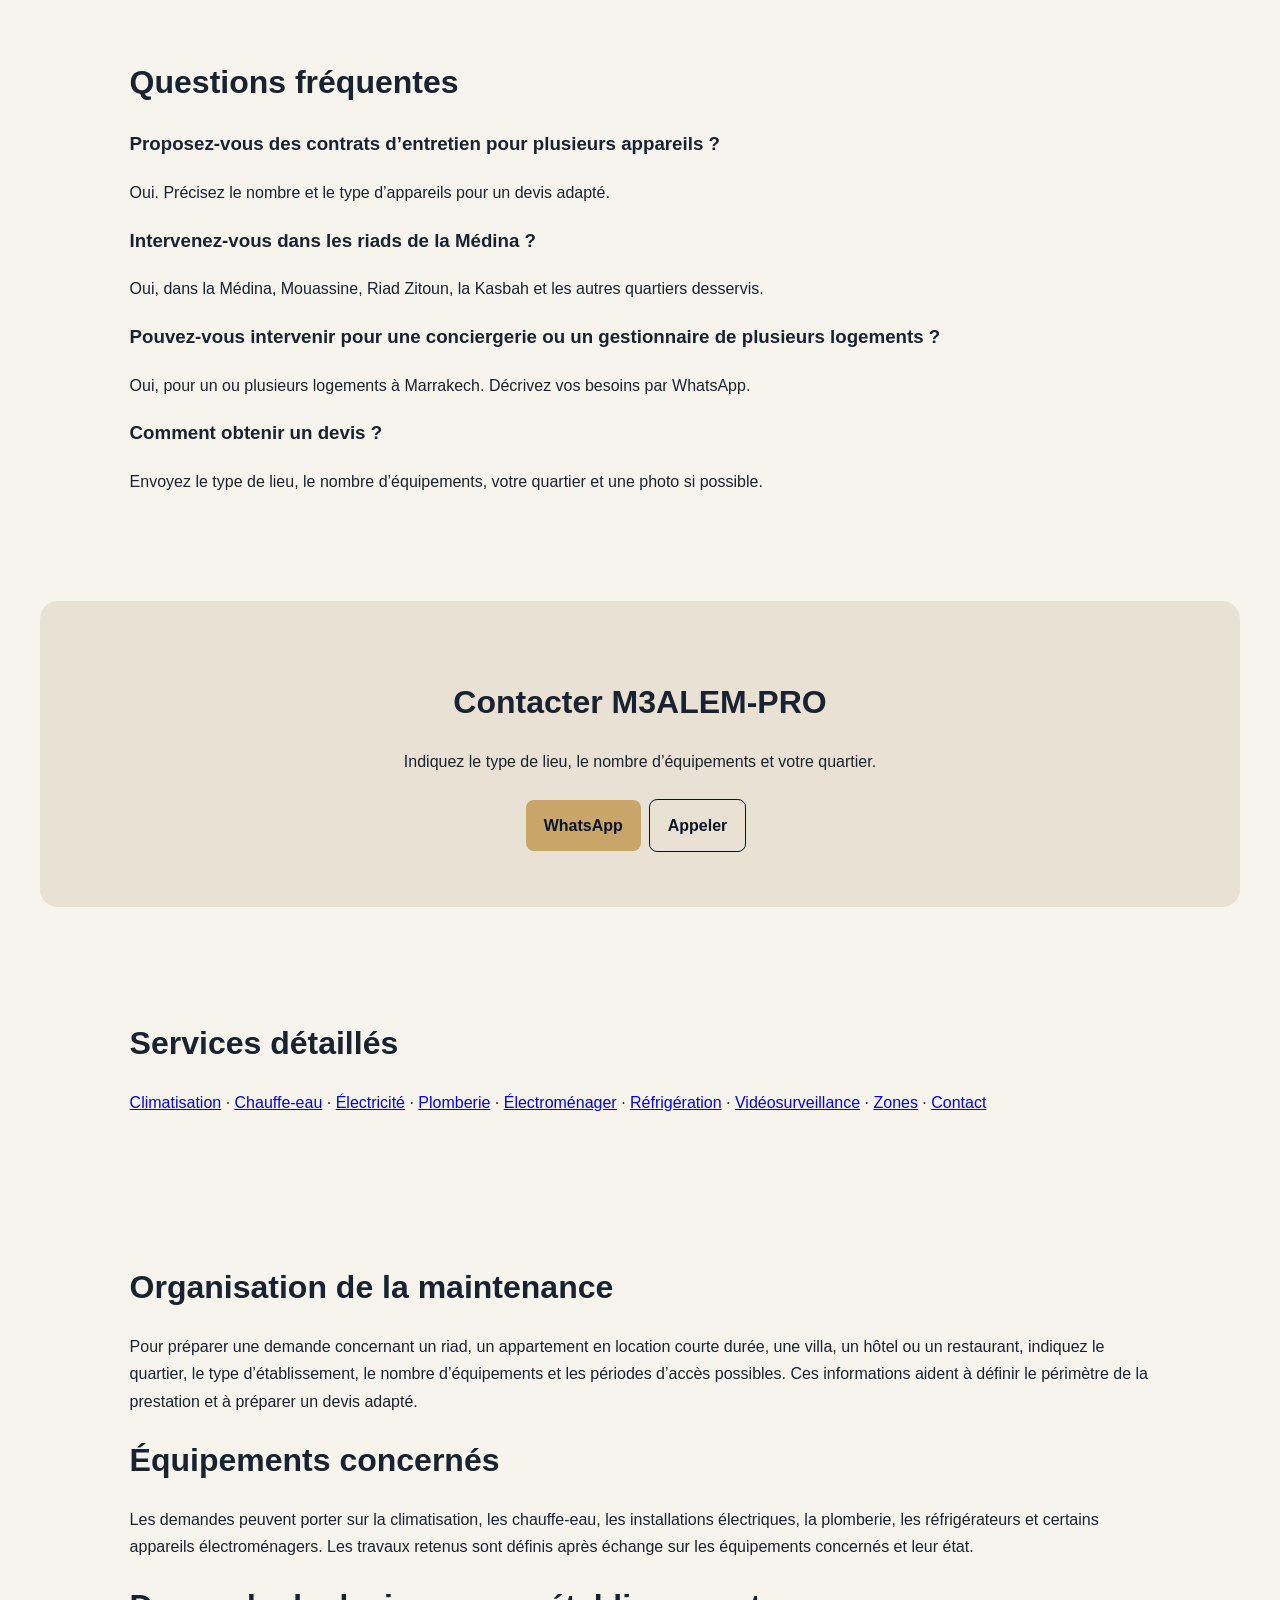
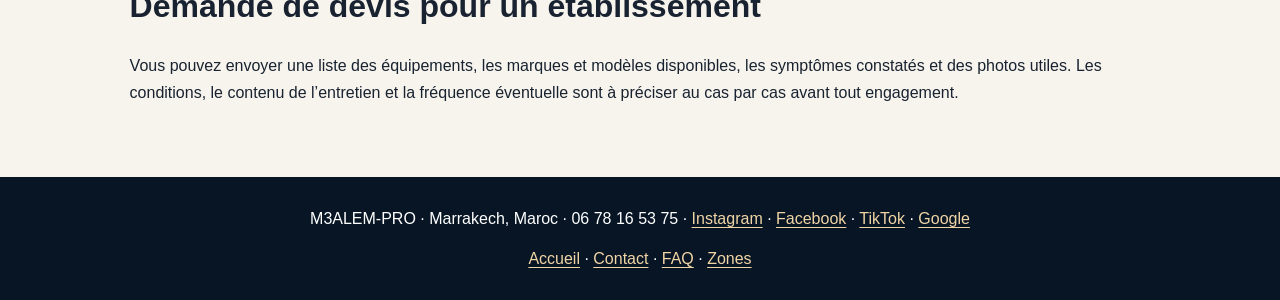
<file: entretien-riads-airbnb-marrakech.html>
<!doctype html><html lang="fr"><head><meta charset="utf-8"><meta name="viewport" content="width=device-width,initial-scale=1"><title>Maintenance riad et Airbnb à Marrakech | M3ALEM-PRO</title><meta name="description" content="Contrats d’entretien et dépannage pour riads, appartements Airbnb, hôtels et restaurants à Marrakech. Devis par WhatsApp."><meta name="robots" content="index,follow"><meta name="theme-color" content="#071525"><link rel="canonical" href="https://samani12.github.io/m3alem-pro-site/entretien-riads-airbnb-marrakech.html"><link rel="stylesheet" href="style.css"><link rel="icon" href="favicon.svg" type="image/svg+xml"><meta property="og:site_name" content="M3ALEM-PRO"><meta property="og:locale" content="fr_MA"><meta property="og:type" content="website"><meta property="og:title" content="Maintenance riad et Airbnb à Marrakech | M3ALEM-PRO"><meta property="og:description" content="Contrats d’entretien et dépannage pour riads, appartements Airbnb, hôtels et restaurants à Marrakech. Devis par WhatsApp."><meta property="og:url" content="https://samani12.github.io/m3alem-pro-site/entretien-riads-airbnb-marrakech.html"><meta name="twitter:card" content="summary"><meta name="twitter:title" content="Maintenance riad et Airbnb à Marrakech | M3ALEM-PRO"><meta name="twitter:description" content="Contrats d’entretien et dépannage pour riads, appartements Airbnb, hôtels et restaurants à Marrakech. Devis par WhatsApp."><script type="application/ld+json">{"@context":"https://schema.org","@type":"LocalBusiness","@id":"https://samani12.github.io/m3alem-pro-site/#business","name":"M3ALEM-PRO","url":"https://samani12.github.io/m3alem-pro-site/","telephone":"+212678165375","address":{"@type":"PostalAddress","addressLocality":"Marrakech","addressCountry":"MA"},"areaServed":{"@type":"City","name":"Marrakech"},"sameAs":["https://www.instagram.com/m3alem_pro","https://www.facebook.com/M3alem.pro","https://www.tiktok.com/@samani_abdelkarim","https://maps.google.com/maps?cid=15014610896810888181"]}</script><script type="application/ld+json">{"@context":"https://schema.org","@type":"Service","name":"Maintenance pour riads et Airbnb à Marrakech","serviceType":"Entretien et dépannage multi-équipements","provider":{"@id":"https://samani12.github.io/m3alem-pro-site/#business"},"areaServed":{"@type":"City","name":"Marrakech"},"url":"https://samani12.github.io/m3alem-pro-site/entretien-riads-airbnb-marrakech.html"}</script><script type="application/ld+json">{"@context":"https://schema.org","@type":"BreadcrumbList","itemListElement":[{"@type":"ListItem","position":1,"name":"Accueil","item":"https://samani12.github.io/m3alem-pro-site/"},{"@type":"ListItem","position":2,"name":"Maintenance riads et Airbnb","item":"https://samani12.github.io/m3alem-pro-site/entretien-riads-airbnb-marrakech.html"}]}</script><script type="application/ld+json">{"@context":"https://schema.org","@type":"FAQPage","mainEntity":[{"@type":"Question","name":"Proposez-vous des contrats d’entretien pour plusieurs appareils ?","acceptedAnswer":{"@type":"Answer","text":"Oui. Précisez le nombre et le type d’appareils pour un devis adapté."}},{"@type":"Question","name":"Intervenez-vous dans les riads de la Médina ?","acceptedAnswer":{"@type":"Answer","text":"Oui, dans la Médina, Mouassine, Riad Zitoun, la Kasbah et les autres quartiers desservis."}},{"@type":"Question","name":"Pouvez-vous intervenir pour une conciergerie ou un gestionnaire de plusieurs logements ?","acceptedAnswer":{"@type":"Answer","text":"Oui, pour un ou plusieurs logements à Marrakech. Décrivez vos besoins par WhatsApp."}},{"@type":"Question","name":"Comment obtenir un devis ?","acceptedAnswer":{"@type":"Answer","text":"Envoyez le type de lieu, le nombre d’équipements, votre quartier et une photo si possible."}}]}</script></head><body><a class="skip-link" href="#main">Passer au contenu</a><header><a class="brand" href="index.html">M3ALEM<span>-PRO</span></a><nav aria-label="Navigation principale"><a href="index.html#services">Tous les services</a><a href="index.html#zones">Zones</a><a href="index.html#contact">Contact</a></nav></header><nav class="breadcrumbs" aria-label="Fil d’Ariane"><a href="index.html">Accueil</a> › Maintenance riads et Airbnb</nav><main id="main"><section class="hero"><p class="eyebrow">M3ALEM-PRO · Marrakech</p><h1>Maintenance riad et Airbnb à Marrakech</h1><p>Un équipement qui tombe en panne pendant un séjour coûte cher en avis et en remboursements. M3ALEM-PRO propose un entretien régulier et des dépannages à domicile pour les riads, les appartements en location, les hôtels et les restaurants de Marrakech.</p><a class="btn" href="https://wa.me/212678165375">Demander un devis par WhatsApp</a><a class="btn secondary" href="tel:+212678165375">Appeler 06 78 16 53 75</a></section><section><h2>Équipements concernés</h2><ul><li>Climatisation : entretien, nettoyage, dépannage.</li><li>Chauffe-eau électriques et solaires : contrôle, détartrage, réparation.</li><li>Électricité : prises, éclairage, tableau électrique.</li><li>Plomberie : fuites, robinetterie, tuyauterie.</li><li>Électroménager : machines à laver, sèche-linge, réfrigérateurs.</li><li>Vidéosurveillance : caméras, enregistreurs, maintenance.</li></ul></section><section><h2>Pourquoi un entretien régulier</h2><p>Les logements très utilisés demandent une vérification avant la haute saison et entre les séjours : filtres de climatisation, état du chauffe-eau, tableau électrique, raccords d’eau. Un contrôle simple évite beaucoup de pannes en pleine occupation.</p></section><section><h2>Comment fonctionne un contrat d’entretien</h2><ol><li>Vous nous indiquez le nombre de logements ou d’appareils, le type d’équipements et votre quartier.</li><li>Nous proposons un devis et un rythme de passage adapté au site.</li><li>Nous intervenons pour l’entretien régulier et le dépannage selon l’accord convenu.</li></ol></section><section class="faq"><h2>Questions fréquentes</h2><h3>Proposez-vous des contrats d’entretien pour plusieurs appareils ?</h3><p>Oui. Précisez le nombre et le type d’appareils pour un devis adapté.</p><h3>Intervenez-vous dans les riads de la Médina ?</h3><p>Oui, dans la Médina, Mouassine, Riad Zitoun, la Kasbah et les autres quartiers desservis.</p><h3>Pouvez-vous intervenir pour une conciergerie ou un gestionnaire de plusieurs logements ?</h3><p>Oui, pour un ou plusieurs logements à Marrakech. Décrivez vos besoins par WhatsApp.</p><h3>Comment obtenir un devis ?</h3><p>Envoyez le type de lieu, le nombre d’équipements, votre quartier et une photo si possible.</p></section><section class="contact"><h2>Contacter M3ALEM-PRO</h2><p>Indiquez le type de lieu, le nombre d’équipements et votre quartier.</p><a class="btn" href="https://wa.me/212678165375">WhatsApp</a><a class="btn secondary" href="tel:+212678165375">Appeler</a></section><section><h2>Services détaillés</h2><p><a href="climatisation-marrakech.html">Climatisation</a> · <a href="chauffe-eau-marrakech.html">Chauffe-eau</a> · <a href="electricien-marrakech.html">Électricité</a> · <a href="plombier-marrakech.html">Plomberie</a> · <a href="electromenager-marrakech.html">Électroménager</a> · <a href="refrigeration-marrakech.html">Réfrigération</a> · <a href="videosurveillance-marrakech.html">Vidéosurveillance</a> · <a href="zones-intervention-marrakech.html">Zones</a> · <a href="contact.html">Contact</a></p></section><section><h2>Organisation de la maintenance</h2><p>Pour préparer une demande concernant un riad, un appartement en location courte durée, une villa, un hôtel ou un restaurant, indiquez le quartier, le type d’établissement, le nombre d’équipements et les périodes d’accès possibles. Ces informations aident à définir le périmètre de la prestation et à préparer un devis adapté.</p><h2>Équipements concernés</h2><p>Les demandes peuvent porter sur la climatisation, les chauffe-eau, les installations électriques, la plomberie, les réfrigérateurs et certains appareils électroménagers. Les travaux retenus sont définis après échange sur les équipements concernés et leur état.</p><h2>Demande de devis pour un établissement</h2><p>Vous pouvez envoyer une liste des équipements, les marques et modèles disponibles, les symptômes constatés et des photos utiles. Les conditions, le contenu de l’entretien et la fréquence éventuelle sont à préciser au cas par cas avant tout engagement.</p></main><footer>M3ALEM-PRO · Marrakech, Maroc · 06 78 16 53 75 · <a href="https://www.instagram.com/m3alem_pro">Instagram</a> · <a href="https://www.facebook.com/M3alem.pro">Facebook</a> · <a href="https://www.tiktok.com/@samani_abdelkarim">TikTok</a> · <a href="https://maps.google.com/maps?cid=15014610896810888181">Google</a><p class="related-links"><a href="index.html">Accueil</a> · <a href="contact.html">Contact</a> · <a href="faq.html">FAQ</a> · <a href="zones-intervention-marrakech.html">Zones</a></p></footer><div class="mobile-contact" aria-label="Contact rapide"><a class="mobile-wa" href="https://wa.me/212678165375">WhatsApp</a><a class="mobile-call" href="tel:+212678165375">Appeler</a></div></body></html>
</file>
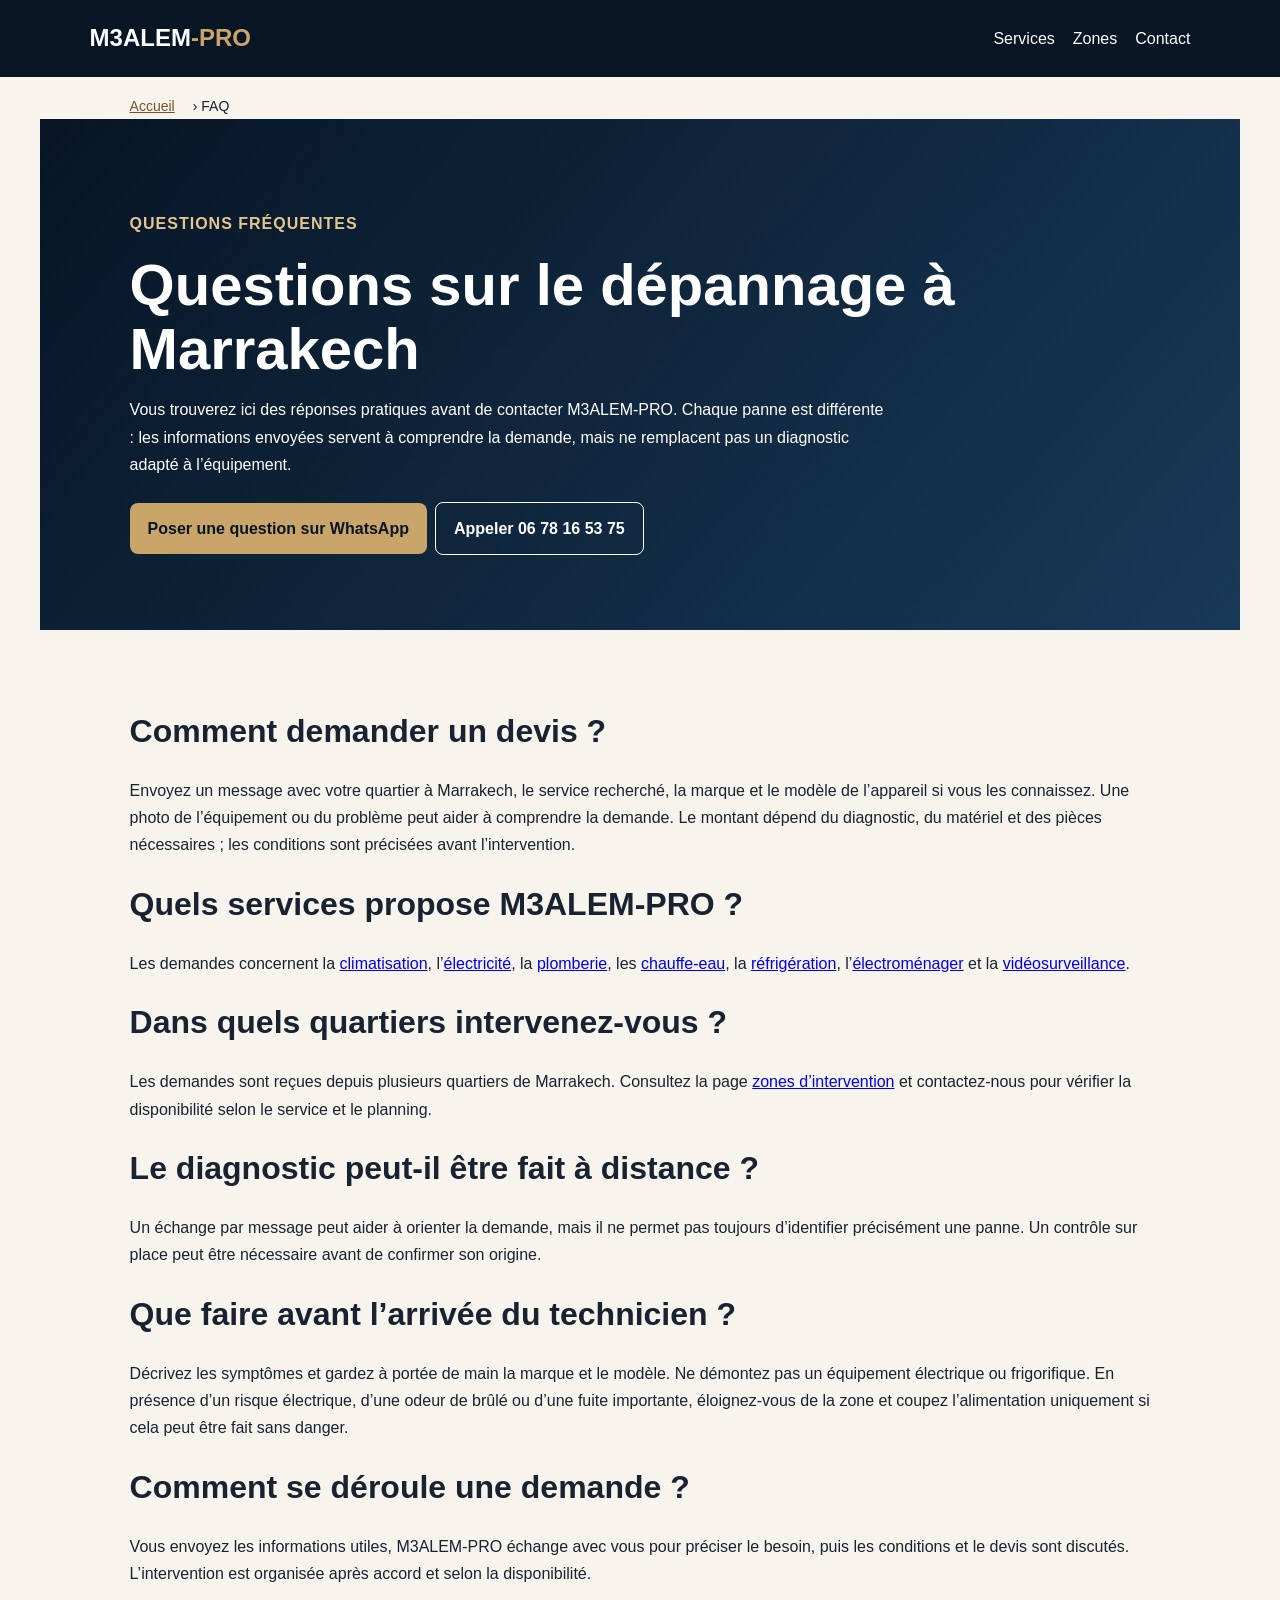
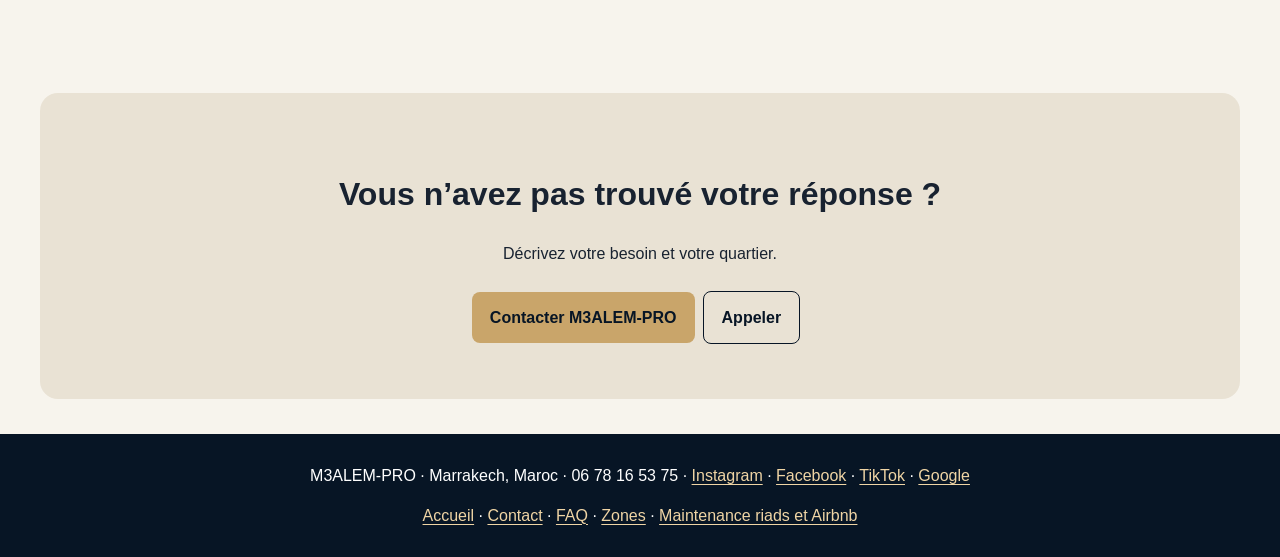
<file: faq.html>
<!doctype html>
<html lang="fr"><head><meta charset="utf-8"><meta name="viewport" content="width=device-width,initial-scale=1"><title>FAQ dépannage à Marrakech | M3ALEM-PRO</title><meta name="description" content="Réponses aux questions fréquentes sur les demandes de dépannage, les devis et les services techniques M3ALEM-PRO à Marrakech."><meta name="robots" content="index,follow"><meta name="theme-color" content="#071525"><link rel="canonical" href="https://samani12.github.io/m3alem-pro-site/faq.html"><link rel="stylesheet" href="style.css"><link rel="icon" href="favicon.svg" type="image/svg+xml"><meta property="og:site_name" content="M3ALEM-PRO"><meta property="og:locale" content="fr_MA"><meta property="og:type" content="website"><meta property="og:title" content="FAQ dépannage à Marrakech | M3ALEM-PRO"><meta property="og:description" content="Questions fréquentes sur les services techniques à Marrakech."><meta property="og:url" content="https://samani12.github.io/m3alem-pro-site/faq.html"><meta name="twitter:card" content="summary"><meta name="twitter:title" content="FAQ dépannage à Marrakech | M3ALEM-PRO"><meta name="twitter:description" content="Réponses aux questions fréquentes sur les demandes de dépannage, les devis et les services techniques M3ALEM-PRO à Marrakech.">
<script type="application/ld+json">{"@context":"https://schema.org","@type":"LocalBusiness","@id":"https://samani12.github.io/m3alem-pro-site/#business","name":"M3ALEM-PRO","url":"https://samani12.github.io/m3alem-pro-site/","telephone":"+212678165375","address":{"@type":"PostalAddress","addressLocality":"Marrakech","addressCountry":"MA"},"areaServed":{"@type":"City","name":"Marrakech"},"sameAs":["https://www.instagram.com/m3alem_pro","https://www.facebook.com/M3alem.pro","https://www.tiktok.com/@samani_abdelkarim","https://maps.google.com/maps?cid=15014610896810888181"]}</script><script type="application/ld+json">{"@context":"https://schema.org","@type":"FAQPage","mainEntity":[{"@type":"Question","name":"Comment demander un devis ?","acceptedAnswer":{"@type":"Answer","text":"Envoyez un message avec votre quartier à Marrakech, le service recherché, la marque et le modèle de l’appareil si vous les connaissez. Une photo de l’équipement ou du problème peut aider à comprendre la demande. Le montant dépend du diagnostic, du matériel et des pièces nécessaires ; les conditions sont précisées avant l’intervention."}},{"@type":"Question","name":"Quels services propose M3ALEM-PRO ?","acceptedAnswer":{"@type":"Answer","text":"Les demandes concernent la climatisation, l’électricité, la plomberie, les chauffe-eau, la réfrigération, l’électroménager et la vidéosurveillance."}},{"@type":"Question","name":"Dans quels quartiers intervenez-vous ?","acceptedAnswer":{"@type":"Answer","text":"Les demandes sont reçues depuis plusieurs quartiers de Marrakech. Consultez la page zones d’intervention et contactez-nous pour vérifier la disponibilité selon le service et le planning."}},{"@type":"Question","name":"Le diagnostic peut-il être fait à distance ?","acceptedAnswer":{"@type":"Answer","text":"Un échange par message peut aider à orienter la demande, mais il ne permet pas toujours d’identifier précisément une panne. Un contrôle sur place peut être nécessaire avant de confirmer son origine."}},{"@type":"Question","name":"Que faire avant l’arrivée du technicien ?","acceptedAnswer":{"@type":"Answer","text":"Décrivez les symptômes et gardez à portée de main la marque et le modèle. Ne démontez pas un équipement électrique ou frigorifique. En présence d’un risque électrique, d’une odeur de brûlé ou d’une fuite importante, éloignez-vous de la zone et coupez l’alimentation uniquement si cela peut être fait sans danger."}},{"@type":"Question","name":"Comment se déroule une demande ?","acceptedAnswer":{"@type":"Answer","text":"Vous envoyez les informations utiles, M3ALEM-PRO échange avec vous pour préciser le besoin, puis les conditions et le devis sont discutés. L’intervention est organisée après accord et selon la disponibilité."}},{"@type":"Question","name":"Vous n’avez pas trouvé votre réponse ?","acceptedAnswer":{"@type":"Answer","text":"Décrivez votre besoin et votre quartier."}}]}</script></head>
<body><a class="skip-link" href="#main">Passer au contenu</a><header><a class="brand" href="index.html">M3ALEM<span>-PRO</span></a><nav aria-label="Navigation principale"><a href="index.html#services">Services</a><a href="zones-intervention-marrakech.html">Zones</a><a href="contact.html">Contact</a></nav></header><main id="main"><nav class="breadcrumbs" aria-label="Fil d’Ariane"><a href="index.html">Accueil</a> › FAQ</nav><section class="hero"><p class="eyebrow">Questions fréquentes</p><h1>Questions sur le dépannage à Marrakech</h1><p>Vous trouverez ici des réponses pratiques avant de contacter M3ALEM-PRO. Chaque panne est différente : les informations envoyées servent à comprendre la demande, mais ne remplacent pas un diagnostic adapté à l’équipement.</p><a class="btn" href="https://wa.me/212678165375">Poser une question sur WhatsApp</a><a class="btn secondary" href="tel:+212678165375">Appeler 06 78 16 53 75</a></section>
<section><h2>Comment demander un devis ?</h2><p>Envoyez un message avec votre quartier à Marrakech, le service recherché, la marque et le modèle de l’appareil si vous les connaissez. Une photo de l’équipement ou du problème peut aider à comprendre la demande. Le montant dépend du diagnostic, du matériel et des pièces nécessaires ; les conditions sont précisées avant l’intervention.</p>
<h2>Quels services propose M3ALEM-PRO ?</h2><p>Les demandes concernent la <a href="climatisation-marrakech.html">climatisation</a>, l’<a href="electricien-marrakech.html">électricité</a>, la <a href="plombier-marrakech.html">plomberie</a>, les <a href="chauffe-eau-marrakech.html">chauffe-eau</a>, la <a href="refrigeration-marrakech.html">réfrigération</a>, l’<a href="electromenager-marrakech.html">électroménager</a> et la <a href="videosurveillance-marrakech.html">vidéosurveillance</a>.</p>
<h2>Dans quels quartiers intervenez-vous ?</h2><p>Les demandes sont reçues depuis plusieurs quartiers de Marrakech. Consultez la page <a href="zones-intervention-marrakech.html">zones d’intervention</a> et contactez-nous pour vérifier la disponibilité selon le service et le planning.</p>
<h2>Le diagnostic peut-il être fait à distance ?</h2><p>Un échange par message peut aider à orienter la demande, mais il ne permet pas toujours d’identifier précisément une panne. Un contrôle sur place peut être nécessaire avant de confirmer son origine.</p>
<h2>Que faire avant l’arrivée du technicien ?</h2><p>Décrivez les symptômes et gardez à portée de main la marque et le modèle. Ne démontez pas un équipement électrique ou frigorifique. En présence d’un risque électrique, d’une odeur de brûlé ou d’une fuite importante, éloignez-vous de la zone et coupez l’alimentation uniquement si cela peut être fait sans danger.</p>
<h2>Comment se déroule une demande ?</h2><p>Vous envoyez les informations utiles, M3ALEM-PRO échange avec vous pour préciser le besoin, puis les conditions et le devis sont discutés. L’intervention est organisée après accord et selon la disponibilité.</p></section>
<section class="contact"><h2>Vous n’avez pas trouvé votre réponse ?</h2><p>Décrivez votre besoin et votre quartier.</p><a class="btn" href="https://wa.me/212678165375">Contacter M3ALEM-PRO</a><a class="btn secondary" href="tel:+212678165375">Appeler</a></section></main>
<footer>M3ALEM-PRO · Marrakech, Maroc · 06 78 16 53 75 · <a href="https://www.instagram.com/m3alem_pro">Instagram</a> · <a href="https://www.facebook.com/M3alem.pro">Facebook</a> · <a href="https://www.tiktok.com/@samani_abdelkarim">TikTok</a> · <a href="https://maps.google.com/maps?cid=15014610896810888181">Google</a><p class="related-links"><a href="index.html">Accueil</a> · <a href="contact.html">Contact</a> · <a href="faq.html">FAQ</a> · <a href="zones-intervention-marrakech.html">Zones</a> · <a href="entretien-riads-airbnb-marrakech.html">Maintenance riads et Airbnb</a></p></footer><div class="mobile-contact" aria-label="Contact rapide"><a class="mobile-wa" href="https://wa.me/212678165375">WhatsApp</a><a class="mobile-call" href="tel:+212678165375">Appeler</a></div></body></html>
</file>
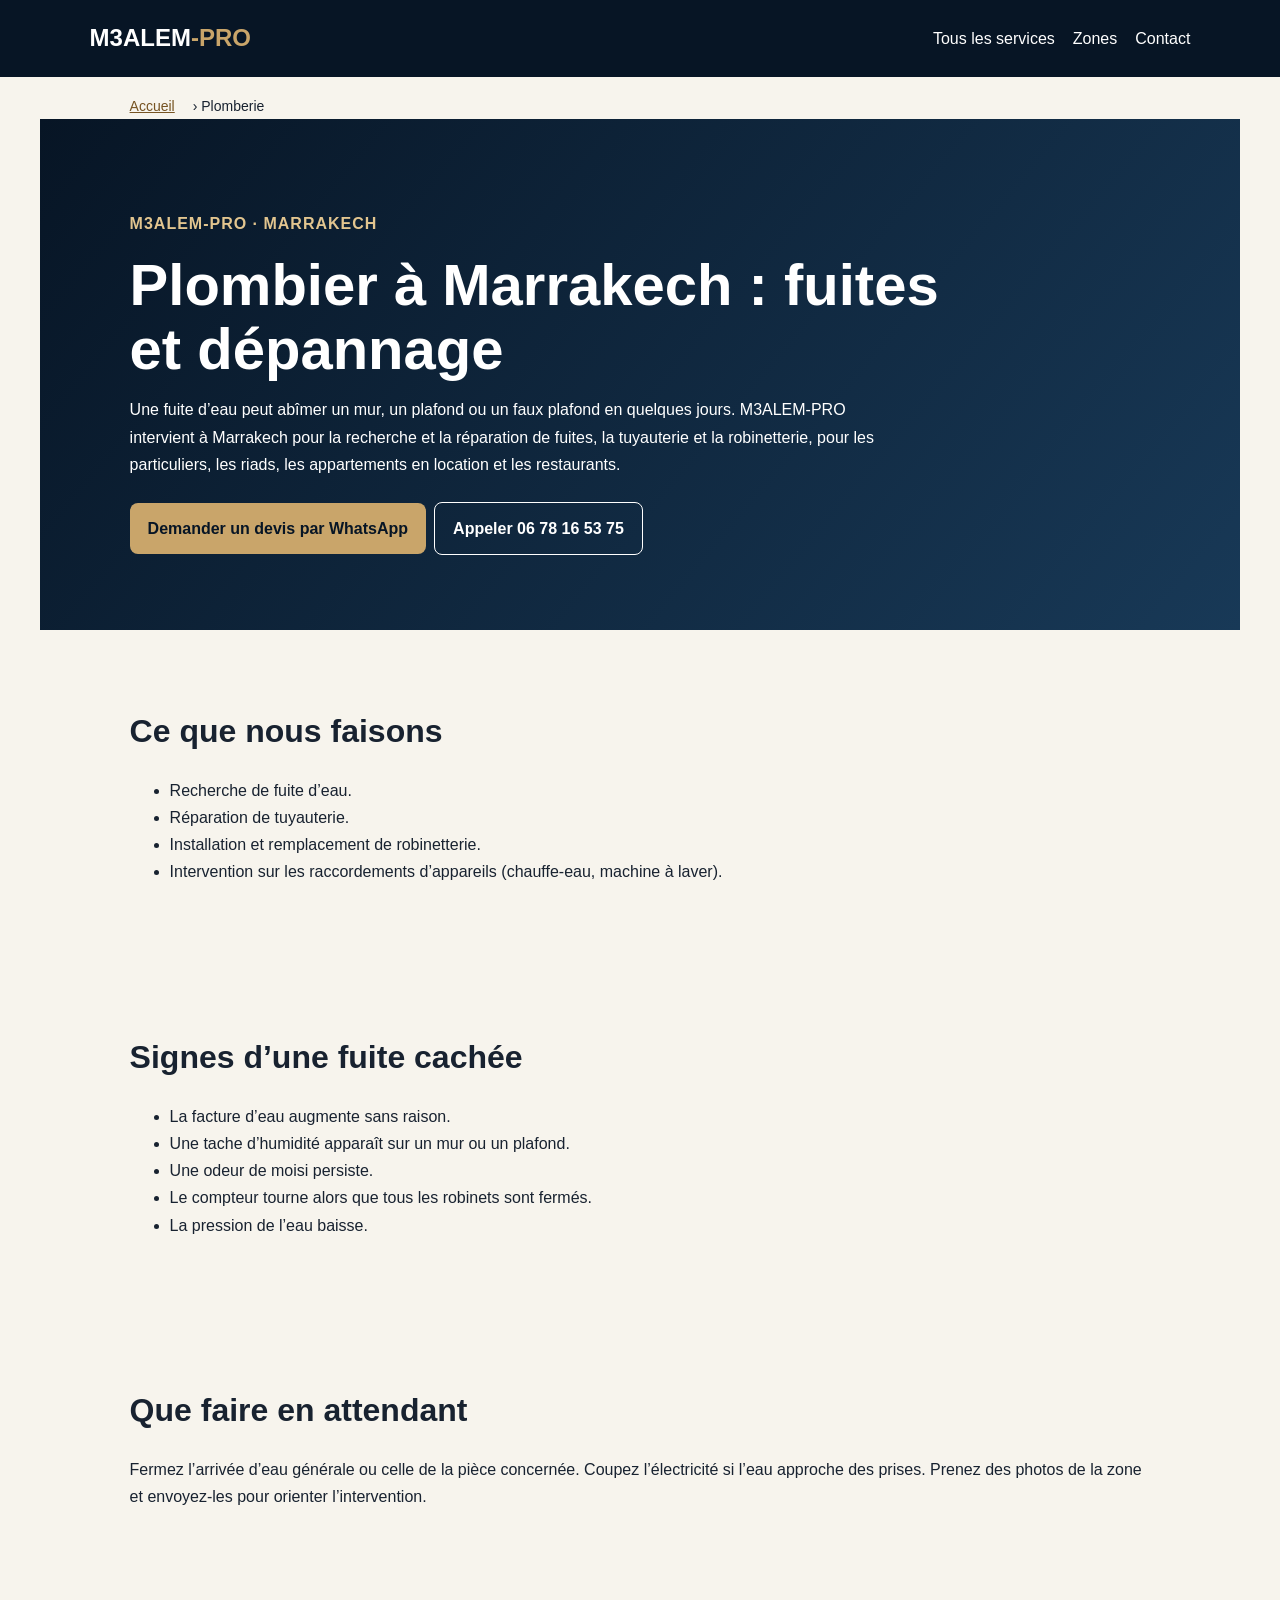
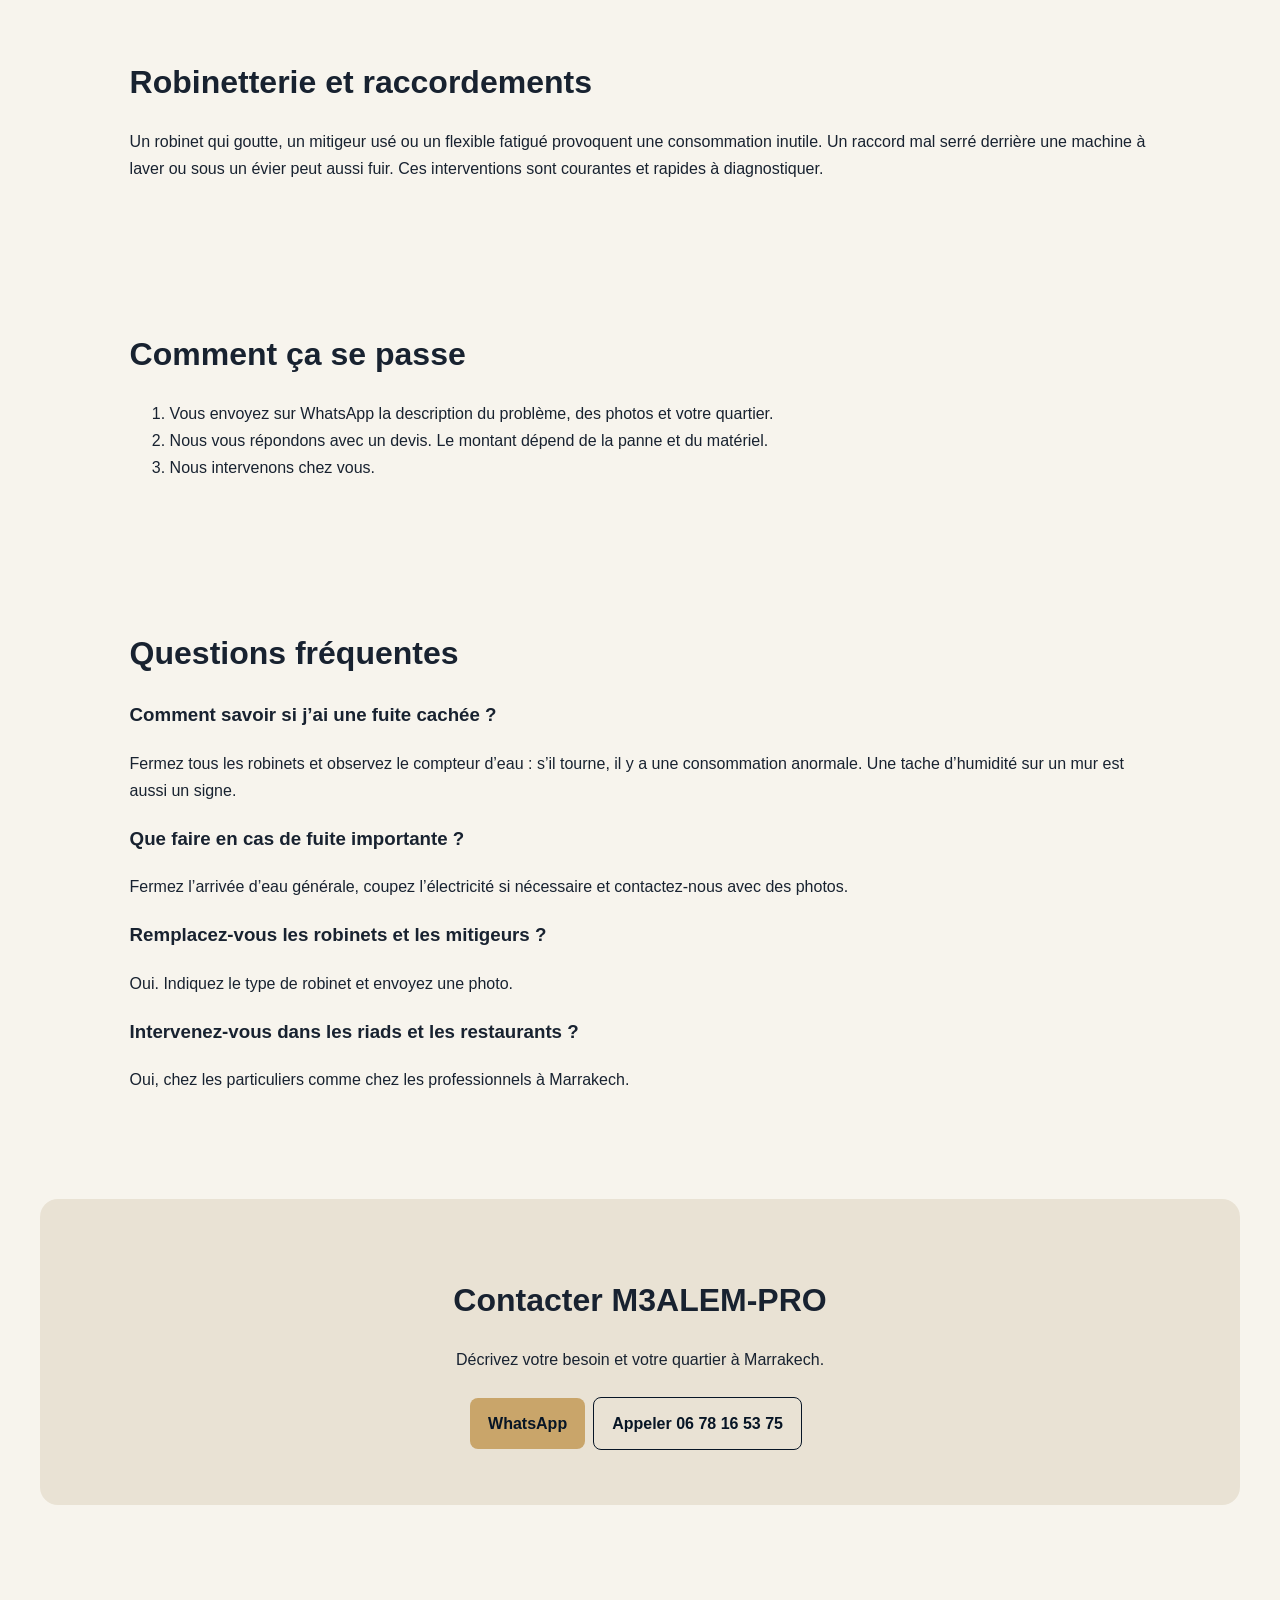
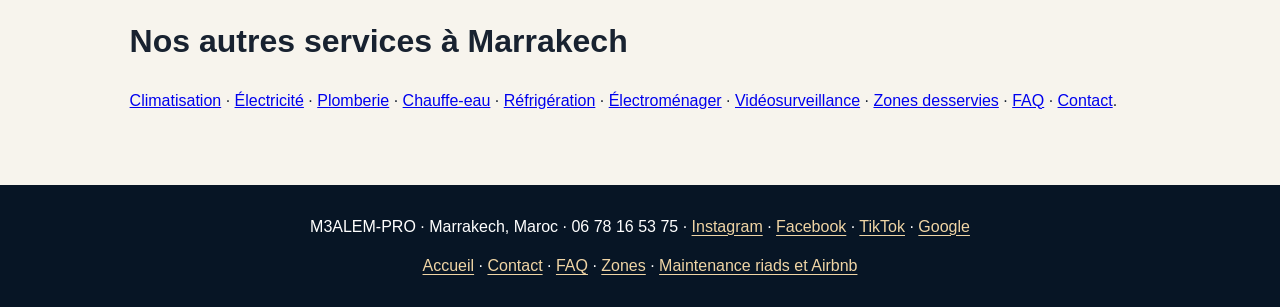
<file: plombier-marrakech.html>
<!doctype html>
<html lang="fr">
<head>
<meta charset="utf-8"><meta name="viewport" content="width=device-width,initial-scale=1">
<title>Plombier à Marrakech : fuites et dépannage | M3ALEM-PRO</title>
<meta name="description" content="Plombier à domicile à Marrakech : recherche et réparation de fuites, tuyauterie, robinetterie. Devis par WhatsApp.">
<meta name="robots" content="index,follow"><meta name="theme-color" content="#071525">
<link rel="canonical" href="https://samani12.github.io/m3alem-pro-site/plombier-marrakech.html"><link rel="stylesheet" href="style.css"><link rel="icon" href="favicon.svg" type="image/svg+xml">
<meta property="og:site_name" content="M3ALEM-PRO"><meta property="og:locale" content="fr_MA"><meta property="og:type" content="website"><meta property="og:title" content="Plombier à Marrakech : fuites et dépannage | M3ALEM-PRO"><meta property="og:description" content="Plombier à domicile à Marrakech : recherche et réparation de fuites, tuyauterie, robinetterie. Devis par WhatsApp."><meta property="og:url" content="https://samani12.github.io/m3alem-pro-site/plombier-marrakech.html"><meta name="twitter:card" content="summary"><meta name="twitter:title" content="Plombier à Marrakech : fuites et dépannage | M3ALEM-PRO"><meta name="twitter:description" content="Plombier à domicile à Marrakech : recherche et réparation de fuites, tuyauterie, robinetterie. Devis par WhatsApp.">
<script type="application/ld+json">{"@context":"https://schema.org","@type":"Service","name":"Plomberie à Marrakech","serviceType":"Plomberie à Marrakech","provider":{"@id":"https://samani12.github.io/m3alem-pro-site/#business"},"areaServed":{"@type":"City","name":"Marrakech"},"url":"https://samani12.github.io/m3alem-pro-site/plombier-marrakech.html"}</script>
<script type="application/ld+json">{"@context":"https://schema.org","@type":"BreadcrumbList","itemListElement":[{"@type":"ListItem","position":1,"name":"Accueil","item":"https://samani12.github.io/m3alem-pro-site/"},{"@type":"ListItem","position":2,"name":"Plomberie","item":"https://samani12.github.io/m3alem-pro-site/plombier-marrakech.html"}]}</script>
<script type="application/ld+json">{"@context":"https://schema.org","@type":"FAQPage","mainEntity":[{"@type":"Question","name":"Comment savoir si j’ai une fuite cachée ?","acceptedAnswer":{"@type":"Answer","text":"Fermez tous les robinets et observez le compteur d’eau : s’il tourne, il y a une consommation anormale. Une tache d’humidité sur un mur est aussi un signe."}},{"@type":"Question","name":"Que faire en cas de fuite importante ?","acceptedAnswer":{"@type":"Answer","text":"Fermez l’arrivée d’eau générale, coupez l’électricité si nécessaire et contactez-nous avec des photos."}},{"@type":"Question","name":"Remplacez-vous les robinets et les mitigeurs ?","acceptedAnswer":{"@type":"Answer","text":"Oui. Indiquez le type de robinet et envoyez une photo."}},{"@type":"Question","name":"Intervenez-vous dans les riads et les restaurants ?","acceptedAnswer":{"@type":"Answer","text":"Oui, chez les particuliers comme chez les professionnels à Marrakech."}}]}</script>
<script type="application/ld+json">{"@context":"https://schema.org","@type":"LocalBusiness","@id":"https://samani12.github.io/m3alem-pro-site/#business","name":"M3ALEM-PRO","url":"https://samani12.github.io/m3alem-pro-site/","telephone":"+212678165375","address":{"@type":"PostalAddress","addressLocality":"Marrakech","addressCountry":"MA"},"areaServed":{"@type":"City","name":"Marrakech"},"sameAs":["https://www.instagram.com/m3alem_pro","https://www.facebook.com/M3alem.pro","https://www.tiktok.com/@samani_abdelkarim","https://maps.google.com/maps?cid=15014610896810888181"]}</script></head>
<body>
<a class="skip-link" href="#main">Passer au contenu</a>
<header><a class="brand" href="index.html">M3ALEM<span>-PRO</span></a><nav aria-label="Navigation principale"><a href="index.html#services">Tous les services</a><a href="index.html#zones">Zones</a><a href="index.html#contact">Contact</a></nav></header>
<nav class="breadcrumbs" aria-label="Fil d’Ariane"><a href="index.html">Accueil</a> › Plomberie</nav>
<main id="main">
<section class="hero"><p class="eyebrow">M3ALEM-PRO · Marrakech</p><h1>Plombier à Marrakech : fuites et dépannage</h1><p>Une fuite d’eau peut abîmer un mur, un plafond ou un faux plafond en quelques jours. M3ALEM-PRO intervient à Marrakech pour la recherche et la réparation de fuites, la tuyauterie et la robinetterie, pour les particuliers, les riads, les appartements en location et les restaurants.</p><a class="btn" aria-label="Contacter M3ALEM-PRO sur WhatsApp" href="https://wa.me/212678165375">Demander un devis par WhatsApp</a><a class="btn secondary" aria-label="Appeler M3ALEM-PRO au 06 78 16 53 75" href="tel:+212678165375">Appeler 06 78 16 53 75</a></section>
<section><h2>Ce que nous faisons</h2><ul><li>Recherche de fuite d’eau.</li><li>Réparation de tuyauterie.</li><li>Installation et remplacement de robinetterie.</li><li>Intervention sur les raccordements d’appareils (chauffe-eau, machine à laver).</li></ul></section>
<section><h2>Signes d’une fuite cachée</h2><ul><li>La facture d’eau augmente sans raison.</li><li>Une tache d’humidité apparaît sur un mur ou un plafond.</li><li>Une odeur de moisi persiste.</li><li>Le compteur tourne alors que tous les robinets sont fermés.</li><li>La pression de l’eau baisse.</li></ul></section>
<section><h2>Que faire en attendant</h2><p>Fermez l’arrivée d’eau générale ou celle de la pièce concernée. Coupez l’électricité si l’eau approche des prises. Prenez des photos de la zone et envoyez-les pour orienter l’intervention.</p></section>
<section><h2>Robinetterie et raccordements</h2><p>Un robinet qui goutte, un mitigeur usé ou un flexible fatigué provoquent une consommation inutile. Un raccord mal serré derrière une machine à laver ou sous un évier peut aussi fuir. Ces interventions sont courantes et rapides à diagnostiquer.</p></section>
<section><h2>Comment ça se passe</h2><ol><li>Vous envoyez sur WhatsApp la description du problème, des photos et votre quartier.</li><li>Nous vous répondons avec un devis. Le montant dépend de la panne et du matériel.</li><li>Nous intervenons chez vous.</li></ol></section>
<section class="faq"><h2>Questions fréquentes</h2><h3>Comment savoir si j’ai une fuite cachée ?</h3><p>Fermez tous les robinets et observez le compteur d’eau : s’il tourne, il y a une consommation anormale. Une tache d’humidité sur un mur est aussi un signe.</p><h3>Que faire en cas de fuite importante ?</h3><p>Fermez l’arrivée d’eau générale, coupez l’électricité si nécessaire et contactez-nous avec des photos.</p><h3>Remplacez-vous les robinets et les mitigeurs ?</h3><p>Oui. Indiquez le type de robinet et envoyez une photo.</p><h3>Intervenez-vous dans les riads et les restaurants ?</h3><p>Oui, chez les particuliers comme chez les professionnels à Marrakech.</p></section>
<section class="contact"><h2>Contacter M3ALEM-PRO</h2><p>Décrivez votre besoin et votre quartier à Marrakech.</p><a class="btn" aria-label="Contacter M3ALEM-PRO sur WhatsApp" href="https://wa.me/212678165375">WhatsApp</a><a class="btn secondary" aria-label="Appeler M3ALEM-PRO au 06 78 16 53 75" href="tel:+212678165375">Appeler 06 78 16 53 75</a></section>
<section><h2>Nos autres services à Marrakech</h2><p><a href="climatisation-marrakech.html">Climatisation</a> · <a href="electricien-marrakech.html">Électricité</a> · <a href="plombier-marrakech.html">Plomberie</a> · <a href="chauffe-eau-marrakech.html">Chauffe-eau</a> · <a href="refrigeration-marrakech.html">Réfrigération</a> · <a href="electromenager-marrakech.html">Électroménager</a> · <a href="videosurveillance-marrakech.html">Vidéosurveillance</a> · <a href="zones-intervention-marrakech.html">Zones desservies</a> · <a href="faq.html">FAQ</a> · <a href="contact.html">Contact</a>.</p></section>
</main>
<footer>M3ALEM-PRO · Marrakech, Maroc · 06 78 16 53 75 · <a href="https://www.instagram.com/m3alem_pro">Instagram</a> · <a href="https://www.facebook.com/M3alem.pro">Facebook</a> · <a href="https://www.tiktok.com/@samani_abdelkarim">TikTok</a> · <a href="https://maps.google.com/maps?cid=15014610896810888181">Google</a><p class="related-links"><a href="index.html">Accueil</a> · <a href="contact.html">Contact</a> · <a href="faq.html">FAQ</a> · <a href="zones-intervention-marrakech.html">Zones</a> · <a href="entretien-riads-airbnb-marrakech.html">Maintenance riads et Airbnb</a></p></footer>
<div class="mobile-contact" aria-label="Contact rapide"><a class="mobile-wa" href="https://wa.me/212678165375">WhatsApp</a><a class="mobile-call" href="tel:+212678165375">Appeler</a></div>
</body></html>
</file>
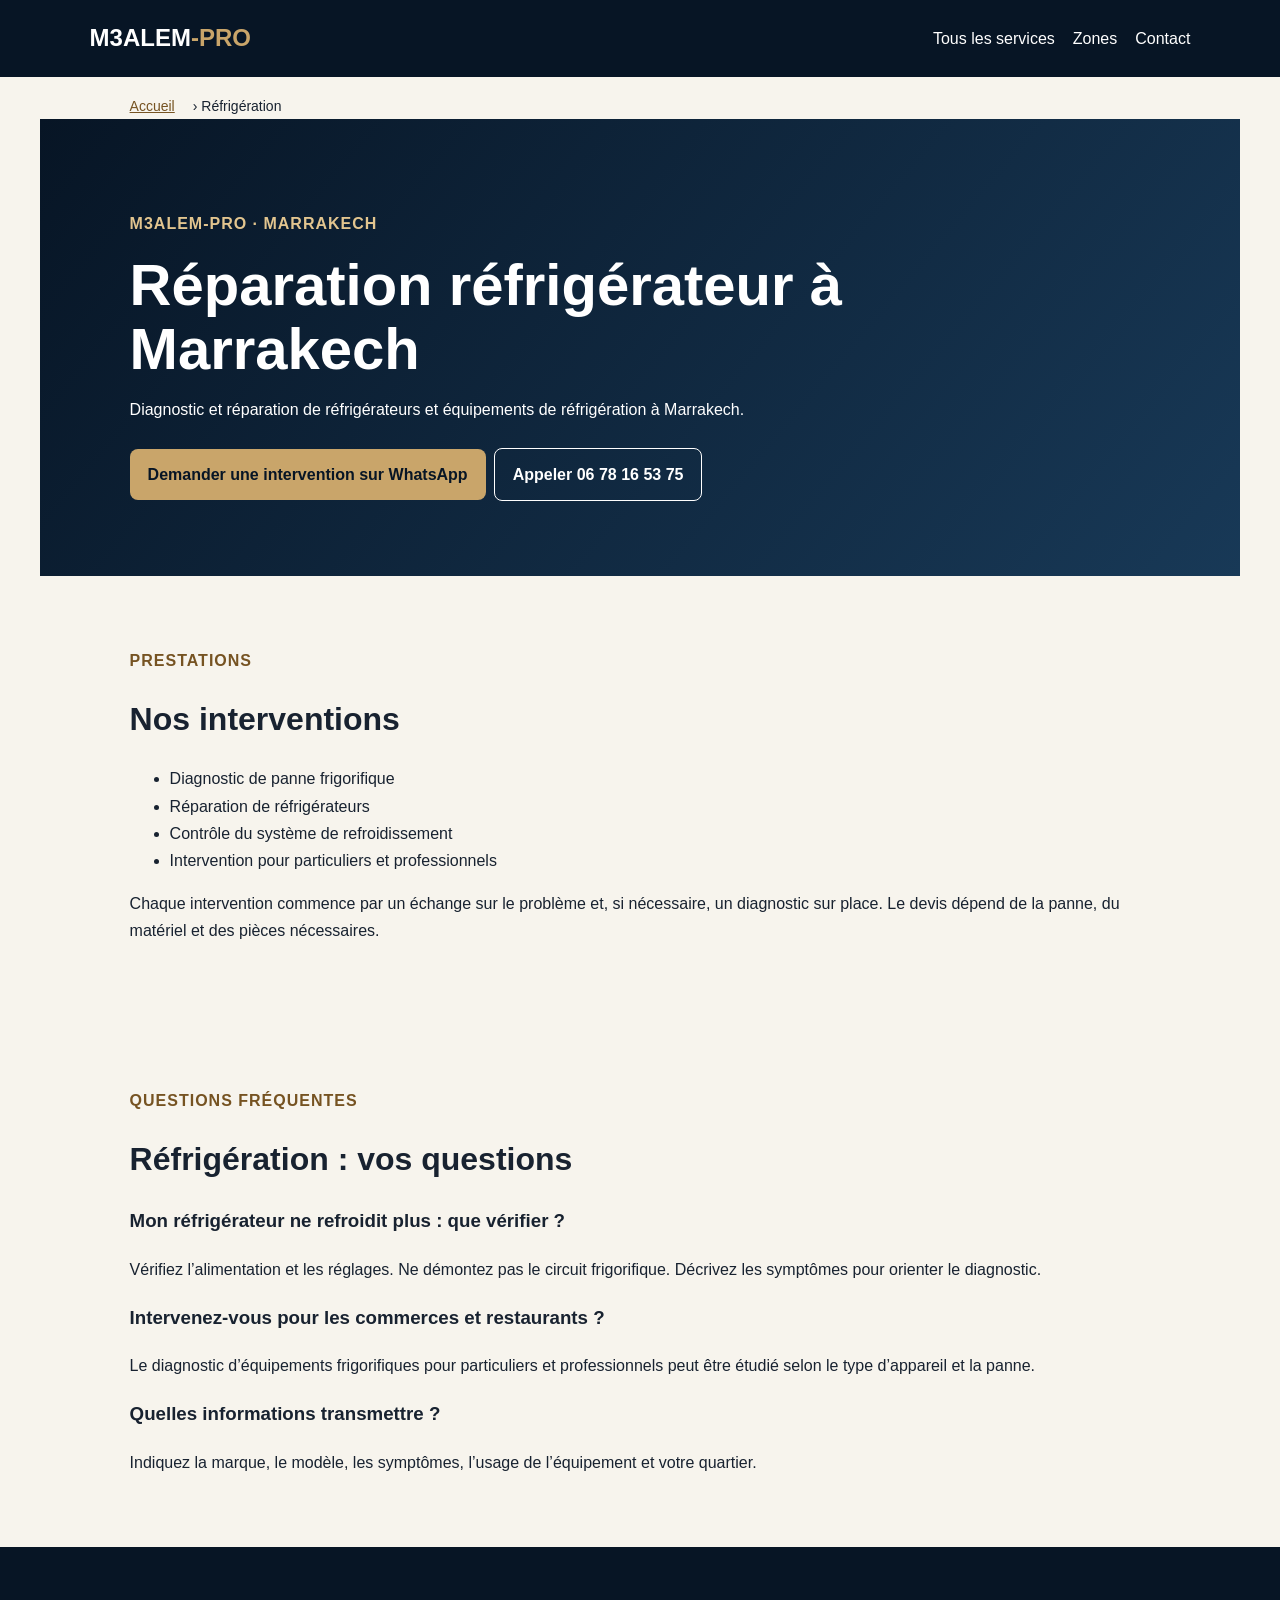
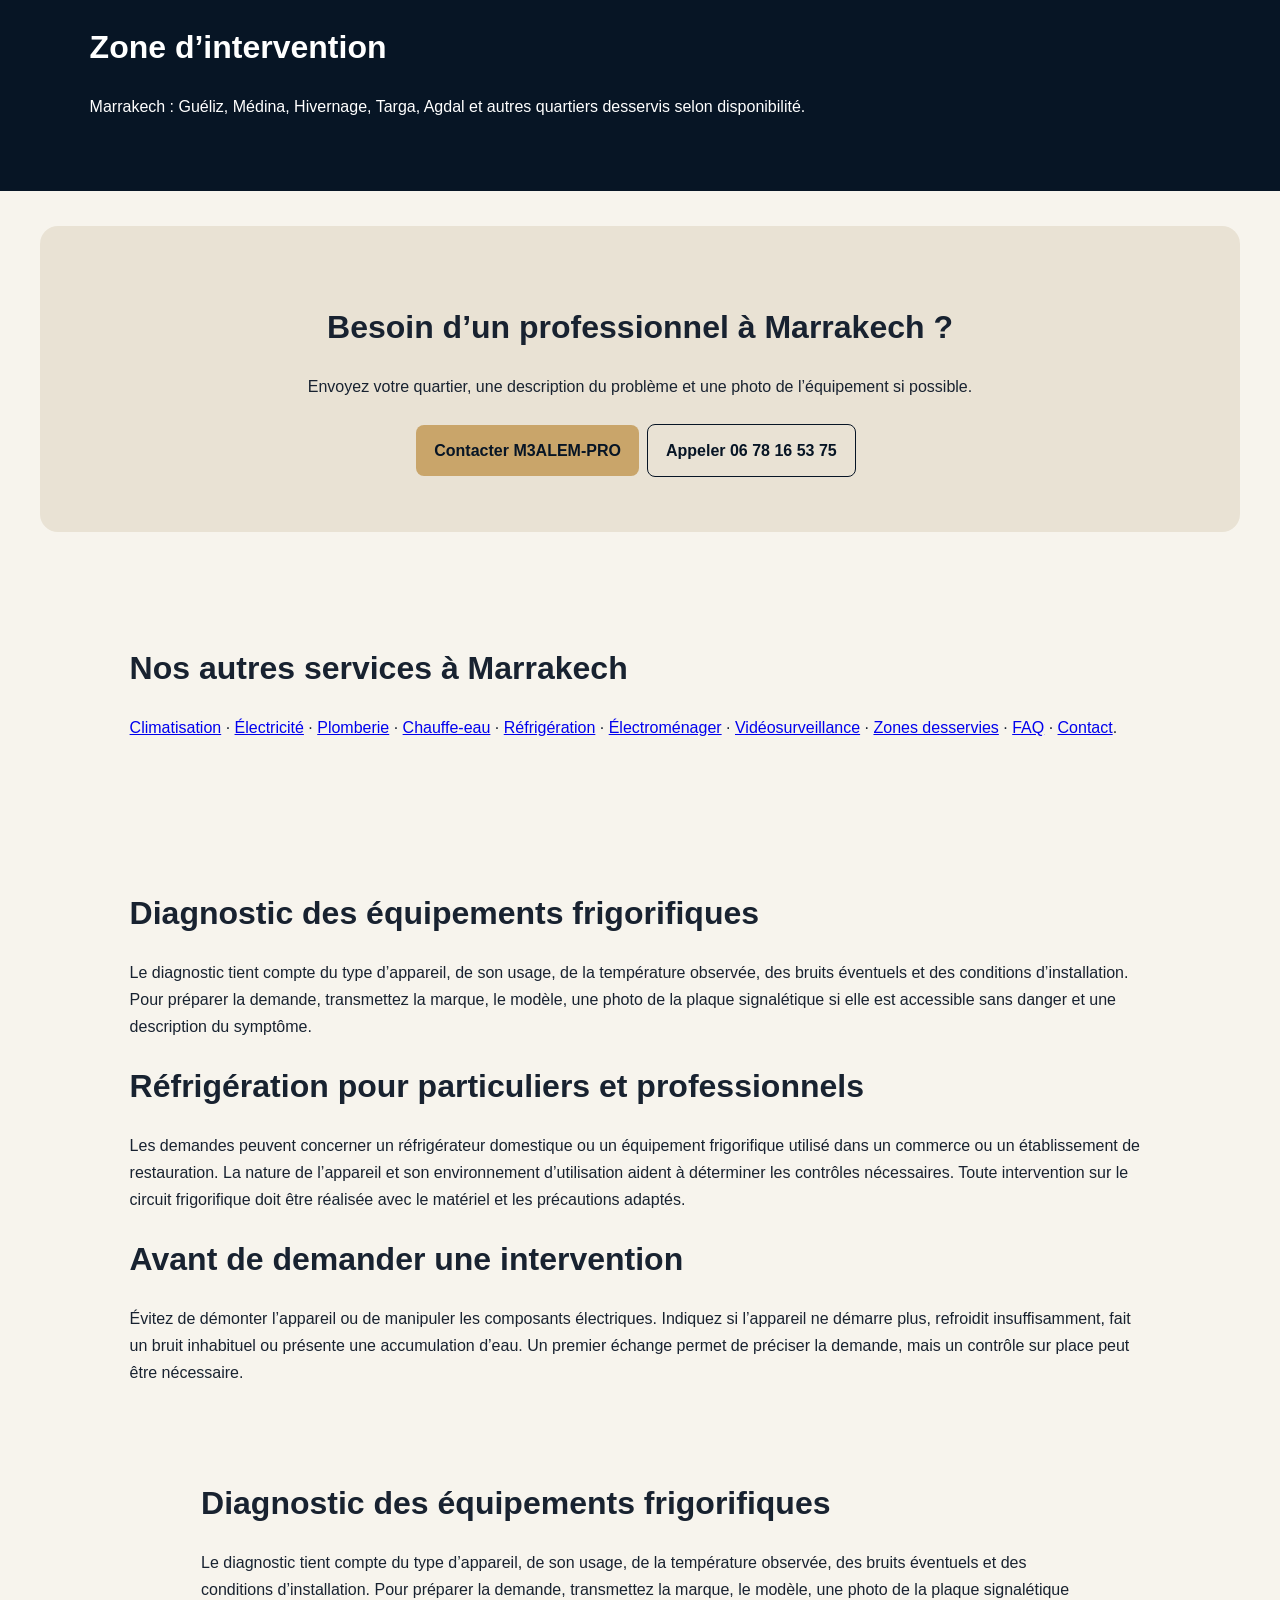
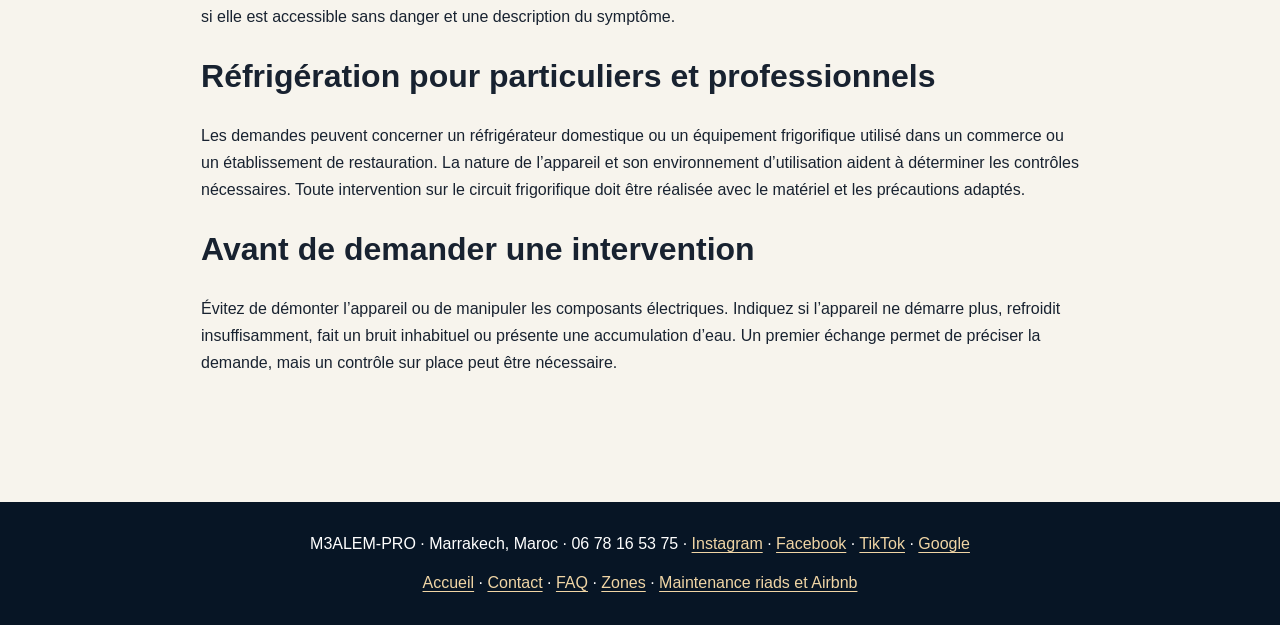
<file: refrigeration-marrakech.html>
<!doctype html><html lang="fr"><head><meta charset="utf-8"><meta name="viewport" content="width=device-width,initial-scale=1"><title>Réparation réfrigérateur à Marrakech | M3ALEM-PRO</title><meta name="description" content="Diagnostic et réparation de réfrigérateurs et équipements frigorifiques à Marrakech pour particuliers et professionnels."><meta name="robots" content="index,follow"><meta name="theme-color" content="#071525"><link rel="stylesheet" href="style.css">
<link rel="canonical" href="https://samani12.github.io/m3alem-pro-site/refrigeration-marrakech.html">
<meta property="og:site_name" content="M3ALEM-PRO">
<meta property="og:locale" content="fr_MA">
<meta property="og:type" content="website">
<meta property="og:title" content="Réparation réfrigérateur à Marrakech | M3ALEM-PRO">
<meta property="og:description" content="Diagnostic et réparation de réfrigérateurs et équipements frigorifiques à Marrakech pour particuliers et professionnels.">
<meta property="og:url" content="https://samani12.github.io/m3alem-pro-site/refrigeration-marrakech.html">
<meta name="twitter:card" content="summary"><meta name="twitter:title" content="Réparation réfrigérateur à Marrakech | M3ALEM-PRO"><meta name="twitter:description" content="Diagnostic et réparation de réfrigérateurs et équipements frigorifiques à Marrakech pour particuliers et professionnels.">
<link rel="icon" href="favicon.svg" type="image/svg+xml"><script type="application/ld+json">
{"@context":"https://schema.org","@type":"Service","name":"Réfrigération à Marrakech","serviceType":"Réfrigération à Marrakech","provider":{"@id":"https://samani12.github.io/m3alem-pro-site/#business"},"areaServed":{"@type":"City","name":"Marrakech"},"url":"https://samani12.github.io/m3alem-pro-site/refrigeration-marrakech.html"}
</script>
<script type="application/ld+json">{"@context":"https://schema.org","@type":"BreadcrumbList","itemListElement":[{"@type":"ListItem","position":1,"name":"Accueil","item":"https://samani12.github.io/m3alem-pro-site/"},{"@type":"ListItem","position":2,"name":"refrigeration","item":"https://samani12.github.io/m3alem-pro-site/refrigeration-marrakech.html"}]}</script><script type="application/ld+json">{"@context":"https://schema.org","@type":"LocalBusiness","@id":"https://samani12.github.io/m3alem-pro-site/#business","name":"M3ALEM-PRO","url":"https://samani12.github.io/m3alem-pro-site/","telephone":"+212678165375","address":{"@type":"PostalAddress","addressLocality":"Marrakech","addressCountry":"MA"},"areaServed":{"@type":"City","name":"Marrakech"},"sameAs":["https://www.instagram.com/m3alem_pro","https://www.facebook.com/M3alem.pro","https://www.tiktok.com/@samani_abdelkarim","https://maps.google.com/maps?cid=15014610896810888181"]}</script><script type="application/ld+json">{"@context":"https://schema.org","@type":"FAQPage","mainEntity":[{"@type":"Question","name":"Mon réfrigérateur ne refroidit plus : que vérifier ?","acceptedAnswer":{"@type":"Answer","text":"Vérifiez l’alimentation et les réglages. Ne démontez pas le circuit frigorifique. Décrivez les symptômes pour orienter le diagnostic."}},{"@type":"Question","name":"Intervenez-vous pour les commerces et restaurants ?","acceptedAnswer":{"@type":"Answer","text":"Le diagnostic d’équipements frigorifiques pour particuliers et professionnels peut être étudié selon le type d’appareil et la panne."}},{"@type":"Question","name":"Quelles informations transmettre ?","acceptedAnswer":{"@type":"Answer","text":"Indiquez la marque, le modèle, les symptômes, l’usage de l’équipement et votre quartier."}}]}</script></head><body>
<a class="skip-link" href="#main">Passer au contenu</a><header><a class="brand" href="index.html">M3ALEM<span>-PRO</span></a><nav aria-label="Navigation principale"><a href="index.html#services">Tous les services</a><a href="index.html#zones">Zones</a><a href="index.html#contact">Contact</a></nav></header><nav class="breadcrumbs" aria-label="Fil d’Ariane"><a href="index.html">Accueil</a> › Réfrigération</nav><main id="main"><section class="hero"><p class="eyebrow">M3ALEM-PRO · Marrakech</p><h1>Réparation réfrigérateur à Marrakech</h1><p>Diagnostic et réparation de réfrigérateurs et équipements de réfrigération à Marrakech.</p><a class="btn" aria-label="Contacter M3ALEM-PRO sur WhatsApp" href="https://wa.me/212678165375?text=Bonjour%20M3ALEM-PRO%2C%20je%20souhaite%20un%20renseignement%20sur%20ce%20service.">Demander une intervention sur WhatsApp</a><a class="btn secondary" aria-label="Appeler M3ALEM-PRO au 06 78 16 53 75" href="tel:+212678165375">Appeler 06 78 16 53 75</a></section><section><p class="eyebrow">Prestations</p><h2>Nos interventions</h2><ul><li>Diagnostic de panne frigorifique</li><li>Réparation de réfrigérateurs</li><li>Contrôle du système de refroidissement</li><li>Intervention pour particuliers et professionnels</li></ul><p>Chaque intervention commence par un échange sur le problème et, si nécessaire, un diagnostic sur place. Le devis dépend de la panne, du matériel et des pièces nécessaires.</p></section><section class="faq"><p class="eyebrow">Questions fréquentes</p><h2>Réfrigération : vos questions</h2><h3>Mon réfrigérateur ne refroidit plus : que vérifier ?</h3><p>Vérifiez l’alimentation et les réglages. Ne démontez pas le circuit frigorifique. Décrivez les symptômes pour orienter le diagnostic.</p><h3>Intervenez-vous pour les commerces et restaurants ?</h3><p>Le diagnostic d’équipements frigorifiques pour particuliers et professionnels peut être étudié selon le type d’appareil et la panne.</p><h3>Quelles informations transmettre ?</h3><p>Indiquez la marque, le modèle, les symptômes, l’usage de l’équipement et votre quartier.</p></section><section class="dark"><h2>Zone d’intervention</h2><p>Marrakech : Guéliz, Médina, Hivernage, Targa, Agdal et autres quartiers desservis selon disponibilité.</p></section><section class="contact"><h2>Besoin d’un professionnel à Marrakech ?</h2><p>Envoyez votre quartier, une description du problème et une photo de l’équipement si possible.</p><a class="btn" aria-label="Contacter M3ALEM-PRO sur WhatsApp" href="https://wa.me/212678165375?text=Bonjour%20M3ALEM-PRO%2C%20mon%20quartier%20est%20...%20et%20j'ai%20besoin%20de%20...">Contacter M3ALEM-PRO</a><a class="btn secondary" aria-label="Appeler M3ALEM-PRO au 06 78 16 53 75" href="tel:+212678165375">Appeler 06 78 16 53 75</a></section><section><h2>Nos autres services à Marrakech</h2><p><a href="climatisation-marrakech.html">Climatisation</a> · <a href="electricien-marrakech.html">Électricité</a> · <a href="plombier-marrakech.html">Plomberie</a> · <a href="chauffe-eau-marrakech.html">Chauffe-eau</a> · <a href="refrigeration-marrakech.html">Réfrigération</a> · <a href="electromenager-marrakech.html">Électroménager</a> · <a href="videosurveillance-marrakech.html">Vidéosurveillance</a> · <a href="zones-intervention-marrakech.html">Zones desservies</a> · <a href="faq.html">FAQ</a> · <a href="contact.html">Contact</a>.</p></section><section><h2>Diagnostic des équipements frigorifiques</h2><p>Le diagnostic tient compte du type d’appareil, de son usage, de la température observée, des bruits éventuels et des conditions d’installation. Pour préparer la demande, transmettez la marque, le modèle, une photo de la plaque signalétique si elle est accessible sans danger et une description du symptôme.</p><h2>Réfrigération pour particuliers et professionnels</h2><p>Les demandes peuvent concerner un réfrigérateur domestique ou un équipement frigorifique utilisé dans un commerce ou un établissement de restauration. La nature de l’appareil et son environnement d’utilisation aident à déterminer les contrôles nécessaires. Toute intervention sur le circuit frigorifique doit être réalisée avec le matériel et les précautions adaptés.</p><h2>Avant de demander une intervention</h2><p>Évitez de démonter l’appareil ou de manipuler les composants électriques. Indiquez si l’appareil ne démarre plus, refroidit insuffisamment, fait un bruit inhabituel ou présente une accumulation d’eau. Un premier échange permet de préciser la demande, mais un contrôle sur place peut être nécessaire.</p><section><h2>Diagnostic des équipements frigorifiques</h2><p>Le diagnostic tient compte du type d’appareil, de son usage, de la température observée, des bruits éventuels et des conditions d’installation. Pour préparer la demande, transmettez la marque, le modèle, une photo de la plaque signalétique si elle est accessible sans danger et une description du symptôme.</p><h2>Réfrigération pour particuliers et professionnels</h2><p>Les demandes peuvent concerner un réfrigérateur domestique ou un équipement frigorifique utilisé dans un commerce ou un établissement de restauration. La nature de l’appareil et son environnement d’utilisation aident à déterminer les contrôles nécessaires. Toute intervention sur le circuit frigorifique doit être réalisée avec le matériel et les précautions adaptés.</p><h2>Avant de demander une intervention</h2><p>Évitez de démonter l’appareil ou de manipuler les composants électriques. Indiquez si l’appareil ne démarre plus, refroidit insuffisamment, fait un bruit inhabituel ou présente une accumulation d’eau. Un premier échange permet de préciser la demande, mais un contrôle sur place peut être nécessaire.</p></main><footer>M3ALEM-PRO · Marrakech, Maroc · 06 78 16 53 75 · <a href="https://www.instagram.com/m3alem_pro">Instagram</a> · <a href="https://www.facebook.com/M3alem.pro">Facebook</a> · <a href="https://www.tiktok.com/@samani_abdelkarim">TikTok</a> · <a href="https://maps.google.com/maps?cid=15014610896810888181">Google</a><p class="related-links"><a href="index.html">Accueil</a> · <a href="contact.html">Contact</a> · <a href="faq.html">FAQ</a> · <a href="zones-intervention-marrakech.html">Zones</a> · <a href="entretien-riads-airbnb-marrakech.html">Maintenance riads et Airbnb</a></p></footer><div class="mobile-contact" aria-label="Contact rapide"><a class="mobile-wa" href="https://wa.me/212678165375?text=Bonjour%20M3ALEM-PRO%2C%20je%20souhaite%20une%20intervention%20%C3%A0%20Marrakech.">WhatsApp</a><a class="mobile-call" href="tel:+212678165375">Appeler</a></div></body></html>
</file>
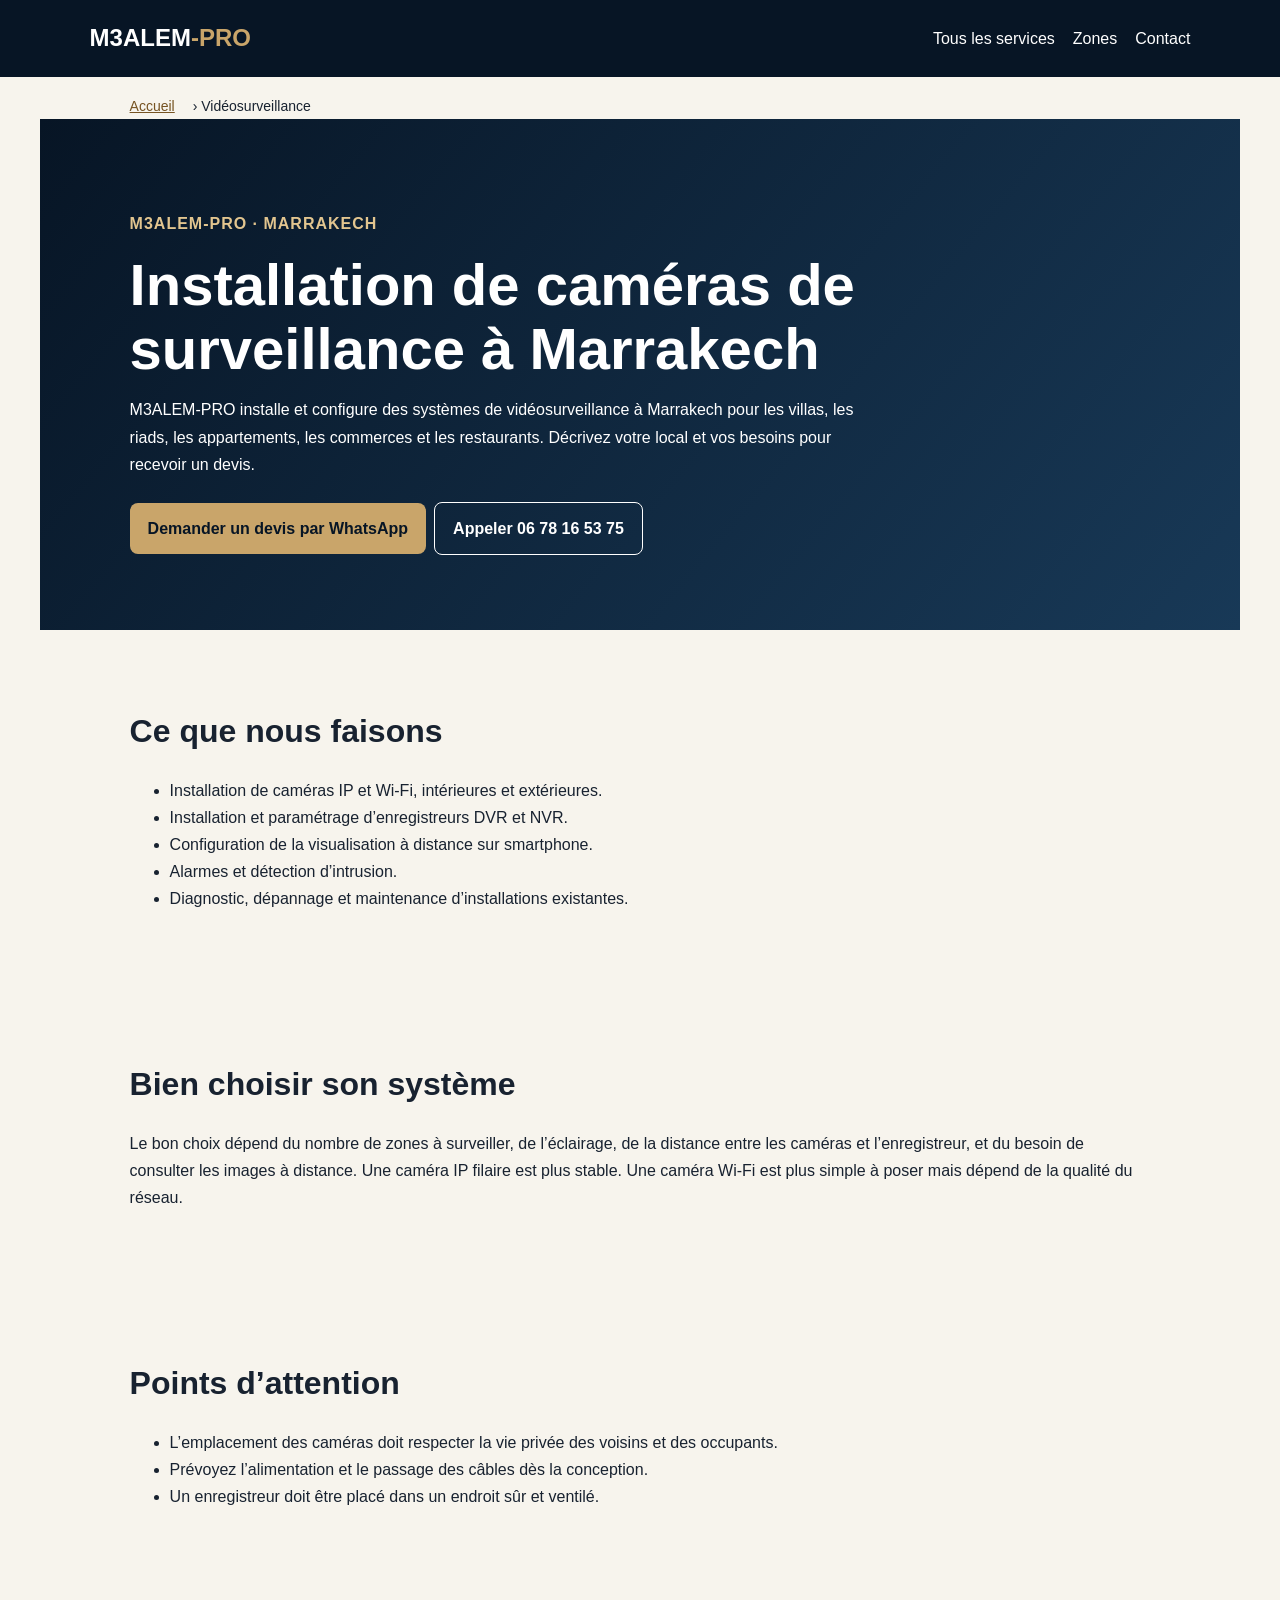
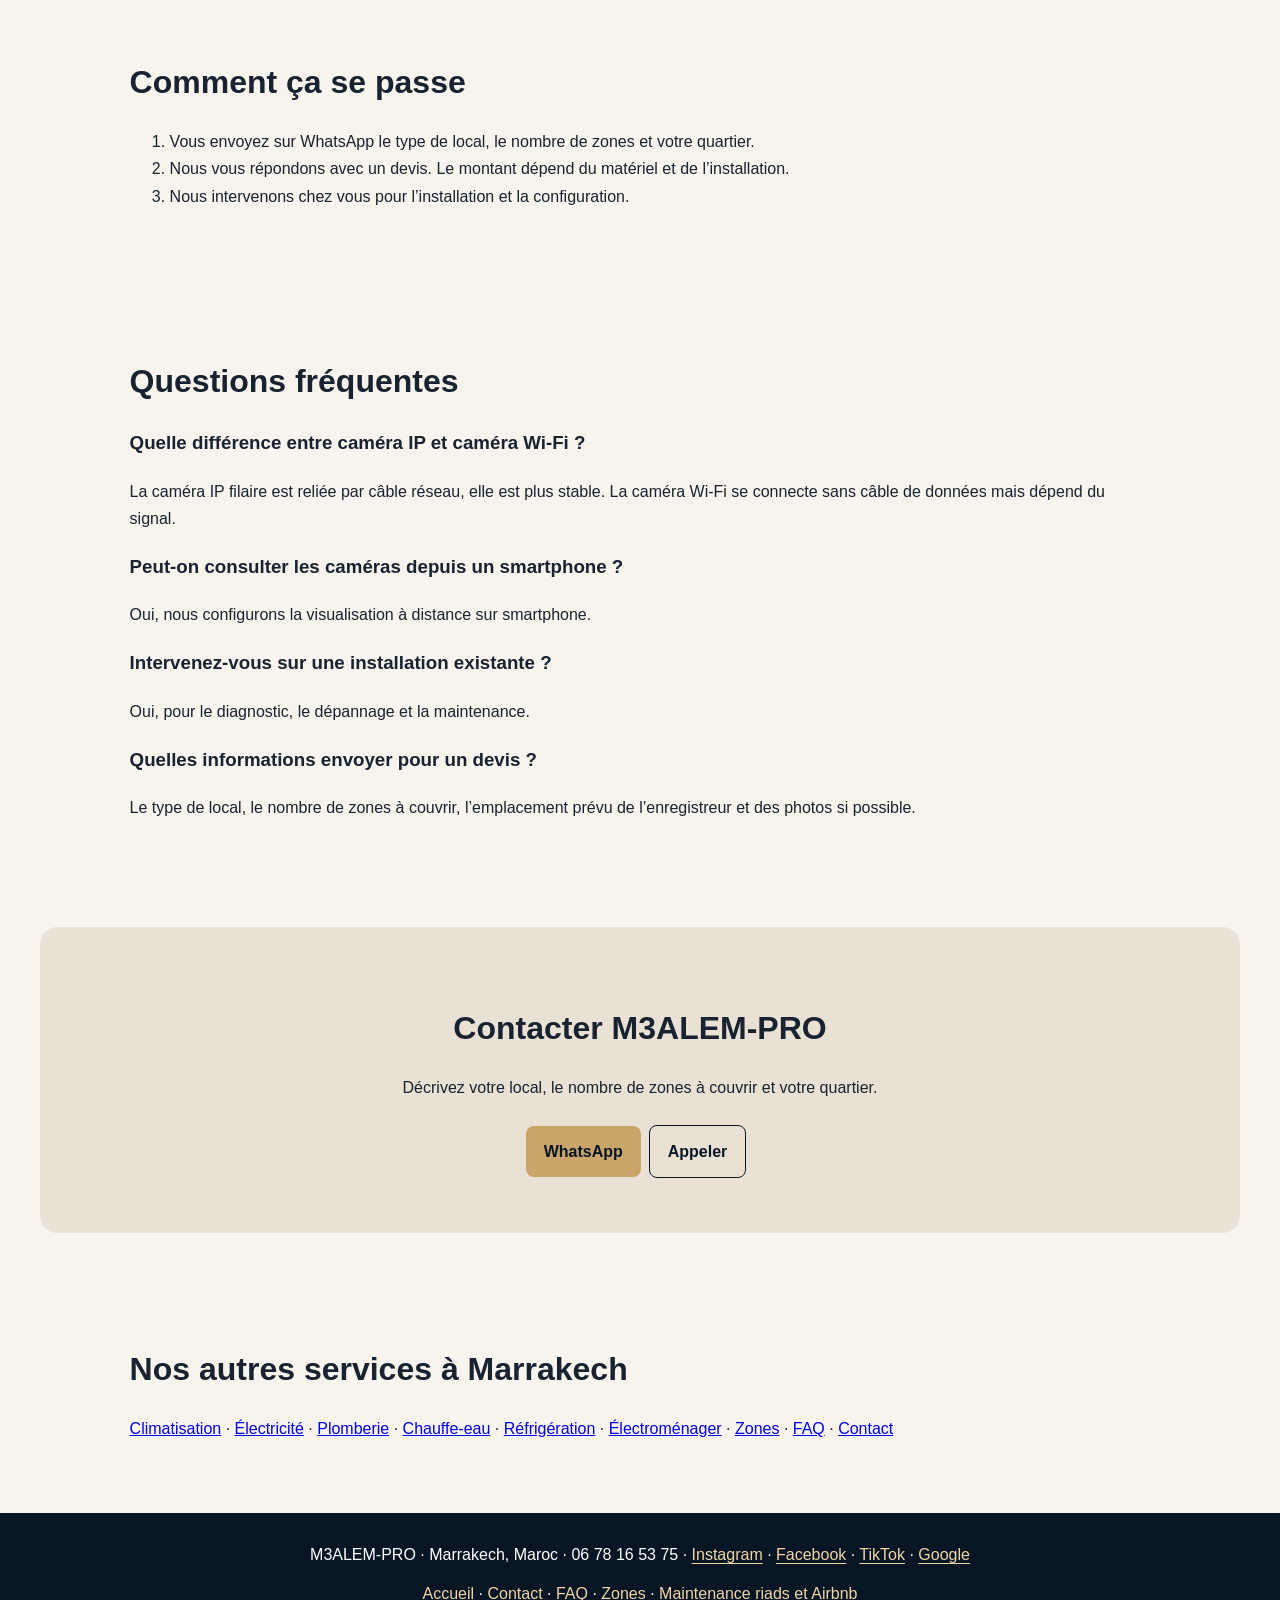
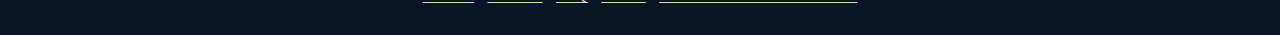
<file: videosurveillance-marrakech.html>
<!doctype html>
<html lang="fr"><head><meta charset="utf-8"><meta name="viewport" content="width=device-width,initial-scale=1">
<title>Installation de caméras de surveillance à Marrakech | M3ALEM-PRO</title><meta name="description" content="Installation de caméras IP et Wi-Fi, DVR/NVR et alarmes à Marrakech pour villas, riads et commerces. Devis par WhatsApp.">
<meta name="robots" content="index,follow"><meta name="theme-color" content="#071525"><link rel="canonical" href="https://samani12.github.io/m3alem-pro-site/videosurveillance-marrakech.html"><link rel="stylesheet" href="style.css"><link rel="icon" href="favicon.svg" type="image/svg+xml"><meta property="og:site_name" content="M3ALEM-PRO"><meta property="og:locale" content="fr_MA"><meta property="og:type" content="website"><meta property="og:title" content="Installation de caméras de surveillance à Marrakech | M3ALEM-PRO"><meta property="og:description" content="Installation de caméras IP et Wi-Fi, DVR/NVR et alarmes à Marrakech pour villas, riads et commerces. Devis par WhatsApp."><meta property="og:url" content="https://samani12.github.io/m3alem-pro-site/videosurveillance-marrakech.html"><meta name="twitter:card" content="summary"><meta name="twitter:title" content="Installation de caméras de surveillance à Marrakech | M3ALEM-PRO"><meta name="twitter:description" content="Installation de caméras IP et Wi-Fi, DVR/NVR et alarmes à Marrakech pour villas, riads et commerces. Devis par WhatsApp.">
<script type="application/ld+json">{"@context":"https://schema.org","@type":"Service","name":"Installation de caméras de surveillance à Marrakech","serviceType":"Vidéosurveillance","provider":{"@id":"https://samani12.github.io/m3alem-pro-site/#business"},"areaServed":{"@type":"City","name":"Marrakech"},"url":"https://samani12.github.io/m3alem-pro-site/videosurveillance-marrakech.html"}</script>
<script type="application/ld+json">{"@context":"https://schema.org","@type":"BreadcrumbList","itemListElement":[{"@type":"ListItem","position":1,"name":"Accueil","item":"https://samani12.github.io/m3alem-pro-site/"},{"@type":"ListItem","position":2,"name":"Vidéosurveillance","item":"https://samani12.github.io/m3alem-pro-site/videosurveillance-marrakech.html"}]}</script>
<script type="application/ld+json">{"@context":"https://schema.org","@type":"FAQPage","mainEntity":[{"@type":"Question","name":"Quelle différence entre caméra IP et caméra Wi-Fi ?","acceptedAnswer":{"@type":"Answer","text":"La caméra IP filaire est reliée par câble réseau, elle est plus stable. La caméra Wi-Fi se connecte sans câble de données mais dépend du signal."}},{"@type":"Question","name":"Peut-on consulter les caméras depuis un smartphone ?","acceptedAnswer":{"@type":"Answer","text":"Oui, nous configurons la visualisation à distance sur smartphone."}},{"@type":"Question","name":"Intervenez-vous sur une installation existante ?","acceptedAnswer":{"@type":"Answer","text":"Oui, pour le diagnostic, le dépannage et la maintenance."}},{"@type":"Question","name":"Quelles informations envoyer pour un devis ?","acceptedAnswer":{"@type":"Answer","text":"Le type de local, le nombre de zones à couvrir, l’emplacement prévu de l’enregistreur et des photos si possible."}}]}</script><script type="application/ld+json">{"@context":"https://schema.org","@type":"LocalBusiness","@id":"https://samani12.github.io/m3alem-pro-site/#business","name":"M3ALEM-PRO","url":"https://samani12.github.io/m3alem-pro-site/","telephone":"+212678165375","address":{"@type":"PostalAddress","addressLocality":"Marrakech","addressCountry":"MA"},"areaServed":{"@type":"City","name":"Marrakech"},"sameAs":["https://www.instagram.com/m3alem_pro","https://www.facebook.com/M3alem.pro","https://www.tiktok.com/@samani_abdelkarim","https://maps.google.com/maps?cid=15014610896810888181"]}</script></head>
<body><a class="skip-link" href="#main">Passer au contenu</a><header><a class="brand" href="index.html">M3ALEM<span>-PRO</span></a><nav aria-label="Navigation principale"><a href="index.html#services">Tous les services</a><a href="index.html#zones">Zones</a><a href="index.html#contact">Contact</a></nav></header><nav class="breadcrumbs" aria-label="Fil d’Ariane"><a href="index.html">Accueil</a> › Vidéosurveillance</nav><main id="main">
<section class="hero"><p class="eyebrow">M3ALEM-PRO · Marrakech</p><h1>Installation de caméras de surveillance à Marrakech</h1><p>M3ALEM-PRO installe et configure des systèmes de vidéosurveillance à Marrakech pour les villas, les riads, les appartements, les commerces et les restaurants. Décrivez votre local et vos besoins pour recevoir un devis.</p><a class="btn" href="https://wa.me/212678165375">Demander un devis par WhatsApp</a><a class="btn secondary" href="tel:+212678165375">Appeler 06 78 16 53 75</a></section>
<section><h2>Ce que nous faisons</h2><ul><li>Installation de caméras IP et Wi-Fi, intérieures et extérieures.</li><li>Installation et paramétrage d’enregistreurs DVR et NVR.</li><li>Configuration de la visualisation à distance sur smartphone.</li><li>Alarmes et détection d’intrusion.</li><li>Diagnostic, dépannage et maintenance d’installations existantes.</li></ul></section>
<section><h2>Bien choisir son système</h2><p>Le bon choix dépend du nombre de zones à surveiller, de l’éclairage, de la distance entre les caméras et l’enregistreur, et du besoin de consulter les images à distance. Une caméra IP filaire est plus stable. Une caméra Wi-Fi est plus simple à poser mais dépend de la qualité du réseau.</p></section>
<section><h2>Points d’attention</h2><ul><li>L’emplacement des caméras doit respecter la vie privée des voisins et des occupants.</li><li>Prévoyez l’alimentation et le passage des câbles dès la conception.</li><li>Un enregistreur doit être placé dans un endroit sûr et ventilé.</li></ul></section>
<section><h2>Comment ça se passe</h2><ol><li>Vous envoyez sur WhatsApp le type de local, le nombre de zones et votre quartier.</li><li>Nous vous répondons avec un devis. Le montant dépend du matériel et de l’installation.</li><li>Nous intervenons chez vous pour l’installation et la configuration.</li></ol></section>
<section class="faq"><h2>Questions fréquentes</h2><h3>Quelle différence entre caméra IP et caméra Wi-Fi ?</h3><p>La caméra IP filaire est reliée par câble réseau, elle est plus stable. La caméra Wi-Fi se connecte sans câble de données mais dépend du signal.</p><h3>Peut-on consulter les caméras depuis un smartphone ?</h3><p>Oui, nous configurons la visualisation à distance sur smartphone.</p><h3>Intervenez-vous sur une installation existante ?</h3><p>Oui, pour le diagnostic, le dépannage et la maintenance.</p><h3>Quelles informations envoyer pour un devis ?</h3><p>Le type de local, le nombre de zones à couvrir, l’emplacement prévu de l’enregistreur et des photos si possible.</p></section>
<section class="contact"><h2>Contacter M3ALEM-PRO</h2><p>Décrivez votre local, le nombre de zones à couvrir et votre quartier.</p><a class="btn" href="https://wa.me/212678165375">WhatsApp</a><a class="btn secondary" href="tel:+212678165375">Appeler</a></section>
<section><h2>Nos autres services à Marrakech</h2><p><a href="climatisation-marrakech.html">Climatisation</a> · <a href="electricien-marrakech.html">Électricité</a> · <a href="plombier-marrakech.html">Plomberie</a> · <a href="chauffe-eau-marrakech.html">Chauffe-eau</a> · <a href="refrigeration-marrakech.html">Réfrigération</a> · <a href="electromenager-marrakech.html">Électroménager</a> · <a href="zones-intervention-marrakech.html">Zones</a> · <a href="faq.html">FAQ</a> · <a href="contact.html">Contact</a></p></section></main><footer>M3ALEM-PRO · Marrakech, Maroc · 06 78 16 53 75 · <a href="https://www.instagram.com/m3alem_pro">Instagram</a> · <a href="https://www.facebook.com/M3alem.pro">Facebook</a> · <a href="https://www.tiktok.com/@samani_abdelkarim">TikTok</a> · <a href="https://maps.google.com/maps?cid=15014610896810888181">Google</a><p class="related-links"><a href="index.html">Accueil</a> · <a href="contact.html">Contact</a> · <a href="faq.html">FAQ</a> · <a href="zones-intervention-marrakech.html">Zones</a> · <a href="entretien-riads-airbnb-marrakech.html">Maintenance riads et Airbnb</a></p></footer><div class="mobile-contact" aria-label="Contact rapide"><a class="mobile-wa" href="https://wa.me/212678165375">WhatsApp</a><a class="mobile-call" href="tel:+212678165375">Appeler</a></div></body></html>
</file>
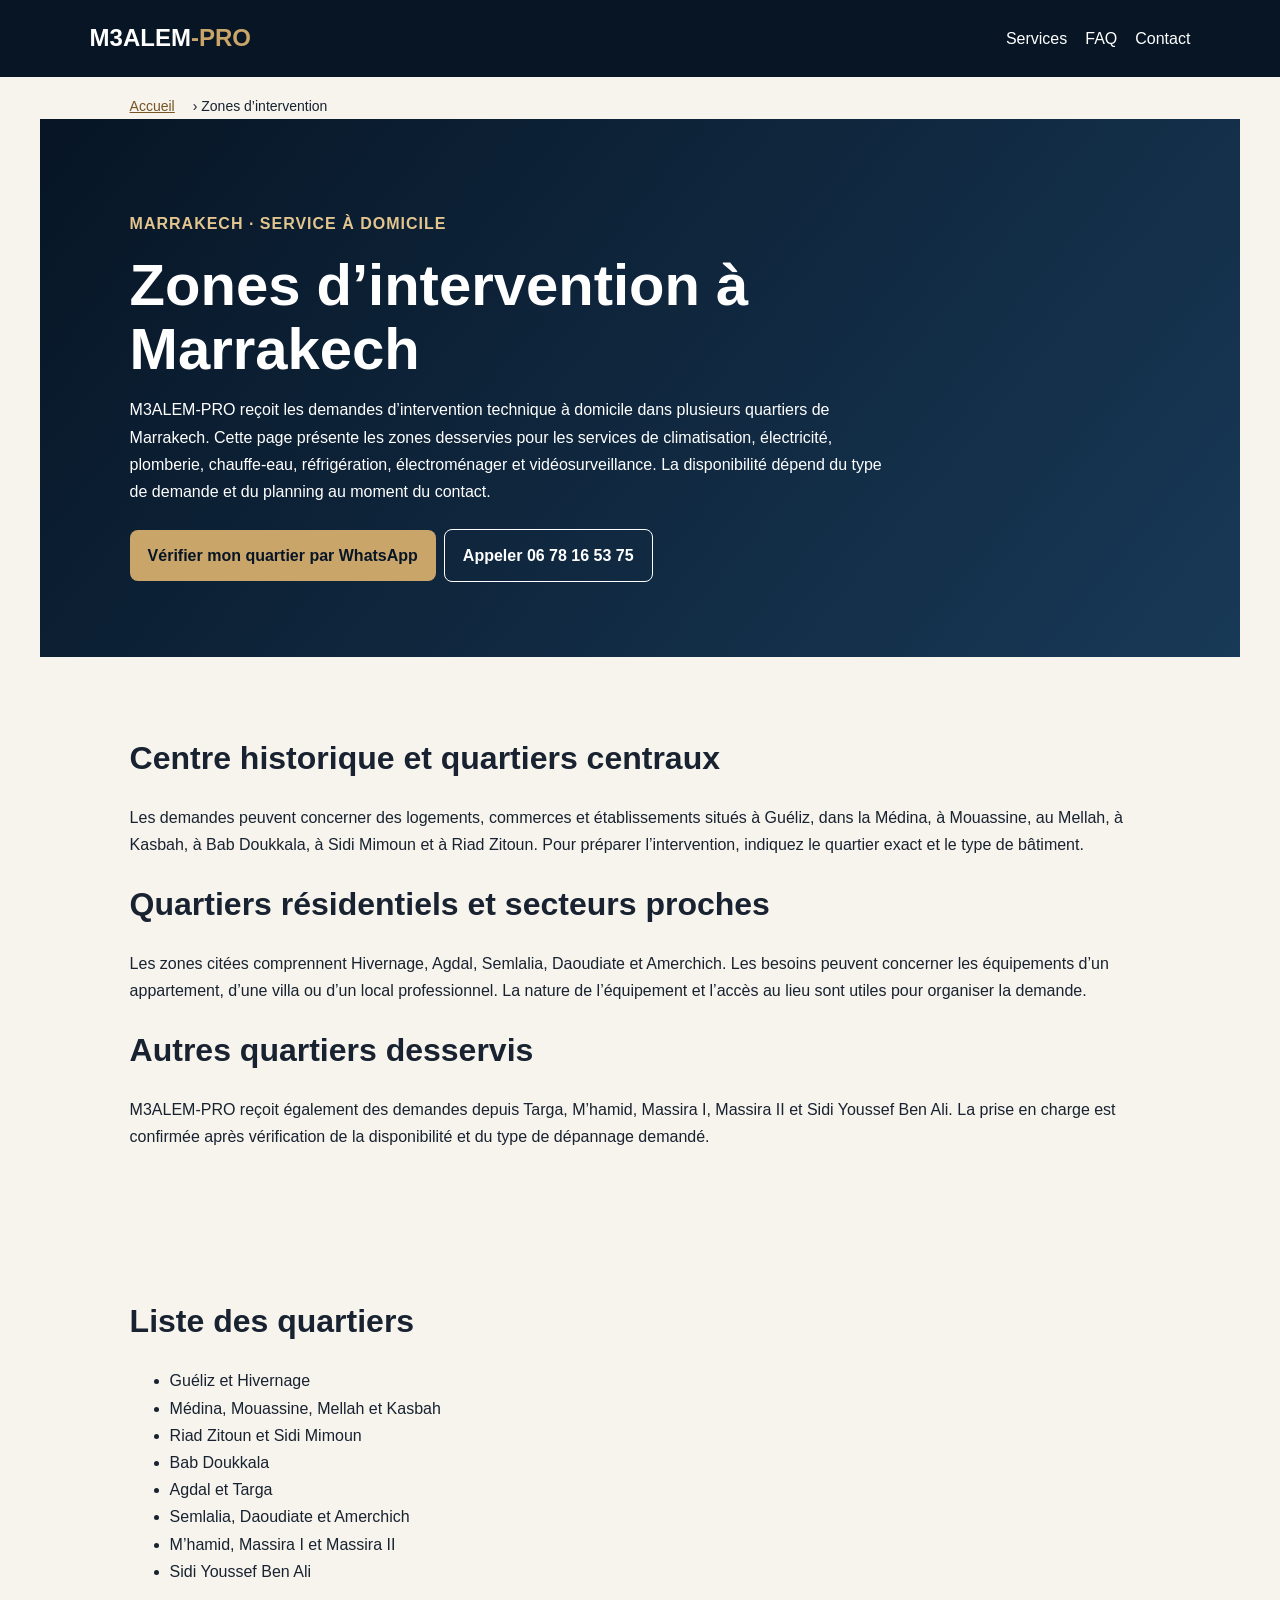
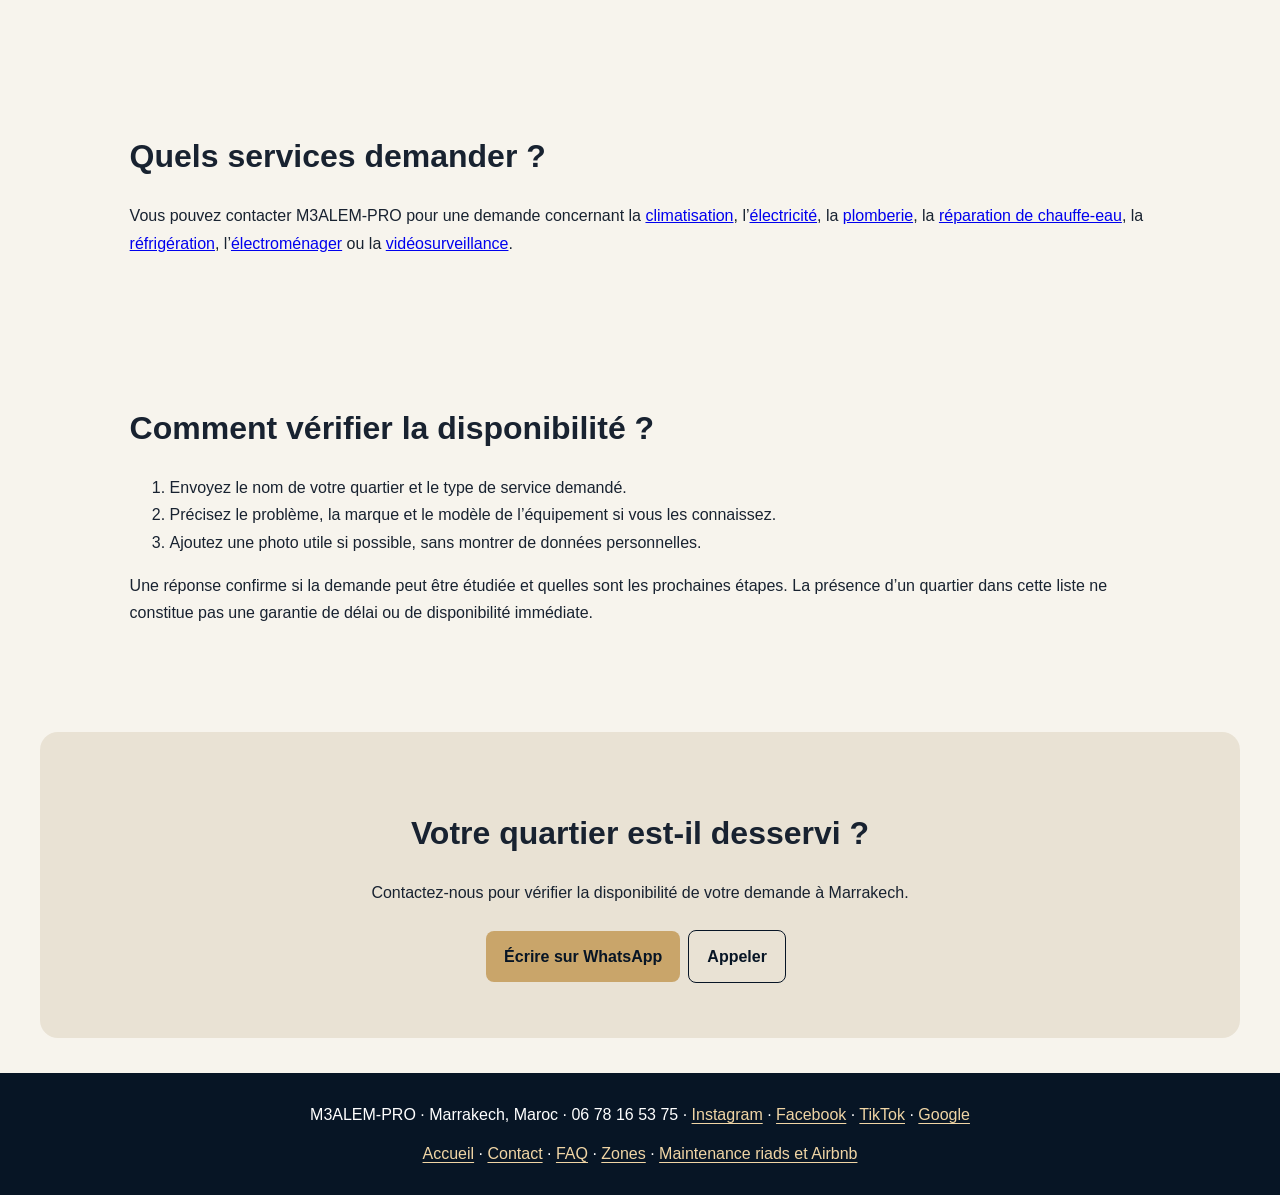
<file: zones-intervention-marrakech.html>
<!doctype html>
<html lang="fr"><head><meta charset="utf-8"><meta name="viewport" content="width=device-width,initial-scale=1">
<title>Zones d’intervention à Marrakech | M3ALEM-PRO</title><meta name="description" content="Découvrez les quartiers de Marrakech desservis par M3ALEM-PRO pour les interventions techniques à domicile. Demandez les disponibilités par WhatsApp."><meta name="robots" content="index,follow"><meta name="theme-color" content="#071525"><link rel="canonical" href="https://samani12.github.io/m3alem-pro-site/zones-intervention-marrakech.html"><link rel="stylesheet" href="style.css"><link rel="icon" href="favicon.svg" type="image/svg+xml">
<meta property="og:site_name" content="M3ALEM-PRO"><meta property="og:locale" content="fr_MA"><meta property="og:type" content="website"><meta property="og:title" content="Zones d’intervention à Marrakech | M3ALEM-PRO"><meta property="og:description" content="Quartiers de Marrakech desservis pour les interventions techniques à domicile."><meta property="og:url" content="https://samani12.github.io/m3alem-pro-site/zones-intervention-marrakech.html"><meta name="twitter:card" content="summary"><meta name="twitter:title" content="Zones d’intervention à Marrakech | M3ALEM-PRO"><meta name="twitter:description" content="Découvrez les quartiers de Marrakech desservis par M3ALEM-PRO pour les interventions techniques à domicile. Demandez les disponibilités par WhatsApp.">
<script type="application/ld+json">{"@context":"https://schema.org","@type":"BreadcrumbList","itemListElement":[{"@type":"ListItem","position":1,"name":"Accueil","item":"https://samani12.github.io/m3alem-pro-site/"},{"@type":"ListItem","position":2,"name":"Zones d’intervention","item":"https://samani12.github.io/m3alem-pro-site/zones-intervention-marrakech.html"}]}</script><script type="application/ld+json">{"@context":"https://schema.org","@type":"LocalBusiness","@id":"https://samani12.github.io/m3alem-pro-site/#business","name":"M3ALEM-PRO","url":"https://samani12.github.io/m3alem-pro-site/","telephone":"+212678165375","address":{"@type":"PostalAddress","addressLocality":"Marrakech","addressCountry":"MA"},"areaServed":{"@type":"City","name":"Marrakech"},"sameAs":["https://www.instagram.com/m3alem_pro","https://www.facebook.com/M3alem.pro","https://www.tiktok.com/@samani_abdelkarim","https://maps.google.com/maps?cid=15014610896810888181"]}</script></head>
<body><a class="skip-link" href="#main">Passer au contenu</a><header><a class="brand" href="index.html">M3ALEM<span>-PRO</span></a><nav aria-label="Navigation principale"><a href="index.html#services">Services</a><a href="faq.html">FAQ</a><a href="contact.html">Contact</a></nav></header>
<main id="main"><nav class="breadcrumbs" aria-label="Fil d’Ariane"><a href="index.html">Accueil</a> › Zones d’intervention</nav><section class="hero"><p class="eyebrow">Marrakech · Service à domicile</p><h1>Zones d’intervention à Marrakech</h1><p>M3ALEM-PRO reçoit les demandes d’intervention technique à domicile dans plusieurs quartiers de Marrakech. Cette page présente les zones desservies pour les services de climatisation, électricité, plomberie, chauffe-eau, réfrigération, électroménager et vidéosurveillance. La disponibilité dépend du type de demande et du planning au moment du contact.</p><a class="btn" href="https://wa.me/212678165375?text=Bonjour%20M3ALEM-PRO%2C%20je%20souhaite%20v%C3%A9rifier%20la%20disponibilit%C3%A9%20dans%20mon%20quartier.">Vérifier mon quartier par WhatsApp</a><a class="btn secondary" href="tel:+212678165375">Appeler 06 78 16 53 75</a></section>
<section><h2>Centre historique et quartiers centraux</h2><p>Les demandes peuvent concerner des logements, commerces et établissements situés à Guéliz, dans la Médina, à Mouassine, au Mellah, à Kasbah, à Bab Doukkala, à Sidi Mimoun et à Riad Zitoun. Pour préparer l’intervention, indiquez le quartier exact et le type de bâtiment.</p><h2>Quartiers résidentiels et secteurs proches</h2><p>Les zones citées comprennent Hivernage, Agdal, Semlalia, Daoudiate et Amerchich. Les besoins peuvent concerner les équipements d’un appartement, d’une villa ou d’un local professionnel. La nature de l’équipement et l’accès au lieu sont utiles pour organiser la demande.</p><h2>Autres quartiers desservis</h2><p>M3ALEM-PRO reçoit également des demandes depuis Targa, M’hamid, Massira I, Massira II et Sidi Youssef Ben Ali. La prise en charge est confirmée après vérification de la disponibilité et du type de dépannage demandé.</p></section>
<section><h2>Liste des quartiers</h2><ul><li>Guéliz et Hivernage</li><li>Médina, Mouassine, Mellah et Kasbah</li><li>Riad Zitoun et Sidi Mimoun</li><li>Bab Doukkala</li><li>Agdal et Targa</li><li>Semlalia, Daoudiate et Amerchich</li><li>M’hamid, Massira I et Massira II</li><li>Sidi Youssef Ben Ali</li></ul></section>
<section><h2>Quels services demander ?</h2><p>Vous pouvez contacter M3ALEM-PRO pour une demande concernant la <a href="climatisation-marrakech.html">climatisation</a>, l’<a href="electricien-marrakech.html">électricité</a>, la <a href="plombier-marrakech.html">plomberie</a>, la <a href="chauffe-eau-marrakech.html">réparation de chauffe-eau</a>, la <a href="refrigeration-marrakech.html">réfrigération</a>, l’<a href="electromenager-marrakech.html">électroménager</a> ou la <a href="videosurveillance-marrakech.html">vidéosurveillance</a>.</p></section>
<section><h2>Comment vérifier la disponibilité ?</h2><ol><li>Envoyez le nom de votre quartier et le type de service demandé.</li><li>Précisez le problème, la marque et le modèle de l’équipement si vous les connaissez.</li><li>Ajoutez une photo utile si possible, sans montrer de données personnelles.</li></ol><p>Une réponse confirme si la demande peut être étudiée et quelles sont les prochaines étapes. La présence d’un quartier dans cette liste ne constitue pas une garantie de délai ou de disponibilité immédiate.</p></section>
<section class="contact"><h2>Votre quartier est-il desservi ?</h2><p>Contactez-nous pour vérifier la disponibilité de votre demande à Marrakech.</p><a class="btn" href="https://wa.me/212678165375">Écrire sur WhatsApp</a><a class="btn secondary" href="tel:+212678165375">Appeler</a></section></main>
<footer>M3ALEM-PRO · Marrakech, Maroc · 06 78 16 53 75 · <a href="https://www.instagram.com/m3alem_pro">Instagram</a> · <a href="https://www.facebook.com/M3alem.pro">Facebook</a> · <a href="https://www.tiktok.com/@samani_abdelkarim">TikTok</a> · <a href="https://maps.google.com/maps?cid=15014610896810888181">Google</a><p class="related-links"><a href="index.html">Accueil</a> · <a href="contact.html">Contact</a> · <a href="faq.html">FAQ</a> · <a href="zones-intervention-marrakech.html">Zones</a> · <a href="entretien-riads-airbnb-marrakech.html">Maintenance riads et Airbnb</a></p></footer><div class="mobile-contact" aria-label="Contact rapide"><a class="mobile-wa" href="https://wa.me/212678165375">WhatsApp</a><a class="mobile-call" href="tel:+212678165375">Appeler</a></div></body></html>
</file>
<file: style.css>
:root{--navy:#071525;--gold:#c9a56a;--ivory:#f7f4ed;--ink:#182230;--gold-ink:#765322;--gold-light:#f0d5a5}*{box-sizing:border-box}html{scroll-behavior:smooth}body{margin:0;font:16px/1.7 Arial,sans-serif;color:var(--ink);background:var(--ivory)}header{background:var(--navy);padding:18px 7%;display:flex;justify-content:space-between;align-items:center;gap:20px}.brand{font-size:24px;font-weight:800;color:#fff;text-decoration:none;white-space:nowrap}.brand span{color:var(--gold)}nav{display:flex;flex-wrap:wrap;gap:8px 18px}header nav a{color:#fff;text-decoration:none}header nav a:hover,header nav a:focus-visible{color:#f0d5a5}.hero{padding:75px 7%;background:linear-gradient(130deg,#071525,#183957);color:#fff}.hero h1{font-size:clamp(36px,6vw,58px);line-height:1.1;max-width:850px;margin:12px 0}.hero p{max-width:760px}.eyebrow{color:var(--gold-ink);font-weight:800;letter-spacing:1px;text-transform:uppercase}.hero .eyebrow{color:#e2c58f}section{padding:55px 7%;max-width:1200px;margin:auto}h2{font-size:32px;line-height:1.2}.grid{display:grid;grid-template-columns:repeat(auto-fit,minmax(230px,1fr));gap:16px}.card{display:block;background:#fff;padding:22px;border-radius:14px;text-decoration:none;box-shadow:0 8px 25px #07152512}.card h3{margin-top:0}.card span{color:#765322;font-weight:bold}.btn{display:inline-block;background:var(--gold);color:var(--navy);font-weight:bold;text-decoration:none;padding:12px 18px;border-radius:8px;margin:8px 8px 0 0}.btn.secondary{background:transparent;color:#fff;border:1px solid #fff}.dark{background:var(--navy);color:#fff;max-width:none}.dark h2{max-width:800px}.dark a{color:var(--gold-light)}.contact{text-align:center;background:#e9e2d4;border-radius:18px;margin:35px auto}.contact .secondary{color:var(--navy);border-color:var(--navy)}footer{text-align:center;background:var(--navy);color:#fff;padding:28px 12px}footer a,.related-links a{color:var(--gold-light);text-decoration:underline;text-underline-offset:3px}.related-links{text-align:center;margin:12px 7% 0}.skip-link{position:absolute;left:-10000px;top:8px;z-index:1000;background:#fff;color:var(--navy);padding:12px 16px;border-radius:6px}.skip-link:focus{left:8px}a:focus-visible{outline:3px solid #1769c2;outline-offset:3px;border-radius:3px}a{overflow-wrap:anywhere}.breadcrumbs{max-width:1200px;margin:0 auto;padding:18px 7% 0;font-size:14px}.breadcrumbs a{color:#765322}@media(max-width:650px){header{align-items:flex-start;flex-direction:column}header nav{gap:6px 14px}.hero{padding:55px 7%}section{padding:42px 7%}.hero .btn{display:block;width:100%;text-align:center;margin:12px 0 0}h2{font-size:28px}}@media(prefers-reduced-motion:reduce){html{scroll-behavior:auto}}.mobile-contact{display:none}@media(max-width:650px){body{padding-bottom:68px}.mobile-contact{position:fixed;z-index:999;left:0;right:0;bottom:0;display:grid;grid-template-columns:1fr 1fr;gap:10px;padding:10px 12px calc(10px + env(safe-area-inset-bottom));background:#071525;box-shadow:0 -6px 22px #07152530}.mobile-contact a{display:flex;align-items:center;justify-content:center;min-height:46px;border-radius:8px;text-decoration:none;font-weight:700}.mobile-contact .mobile-wa{background:#c9a56a;color:#071525}.mobile-contact .mobile-call{border:1px solid #f0d5a5;color:#fff}}
</file>
